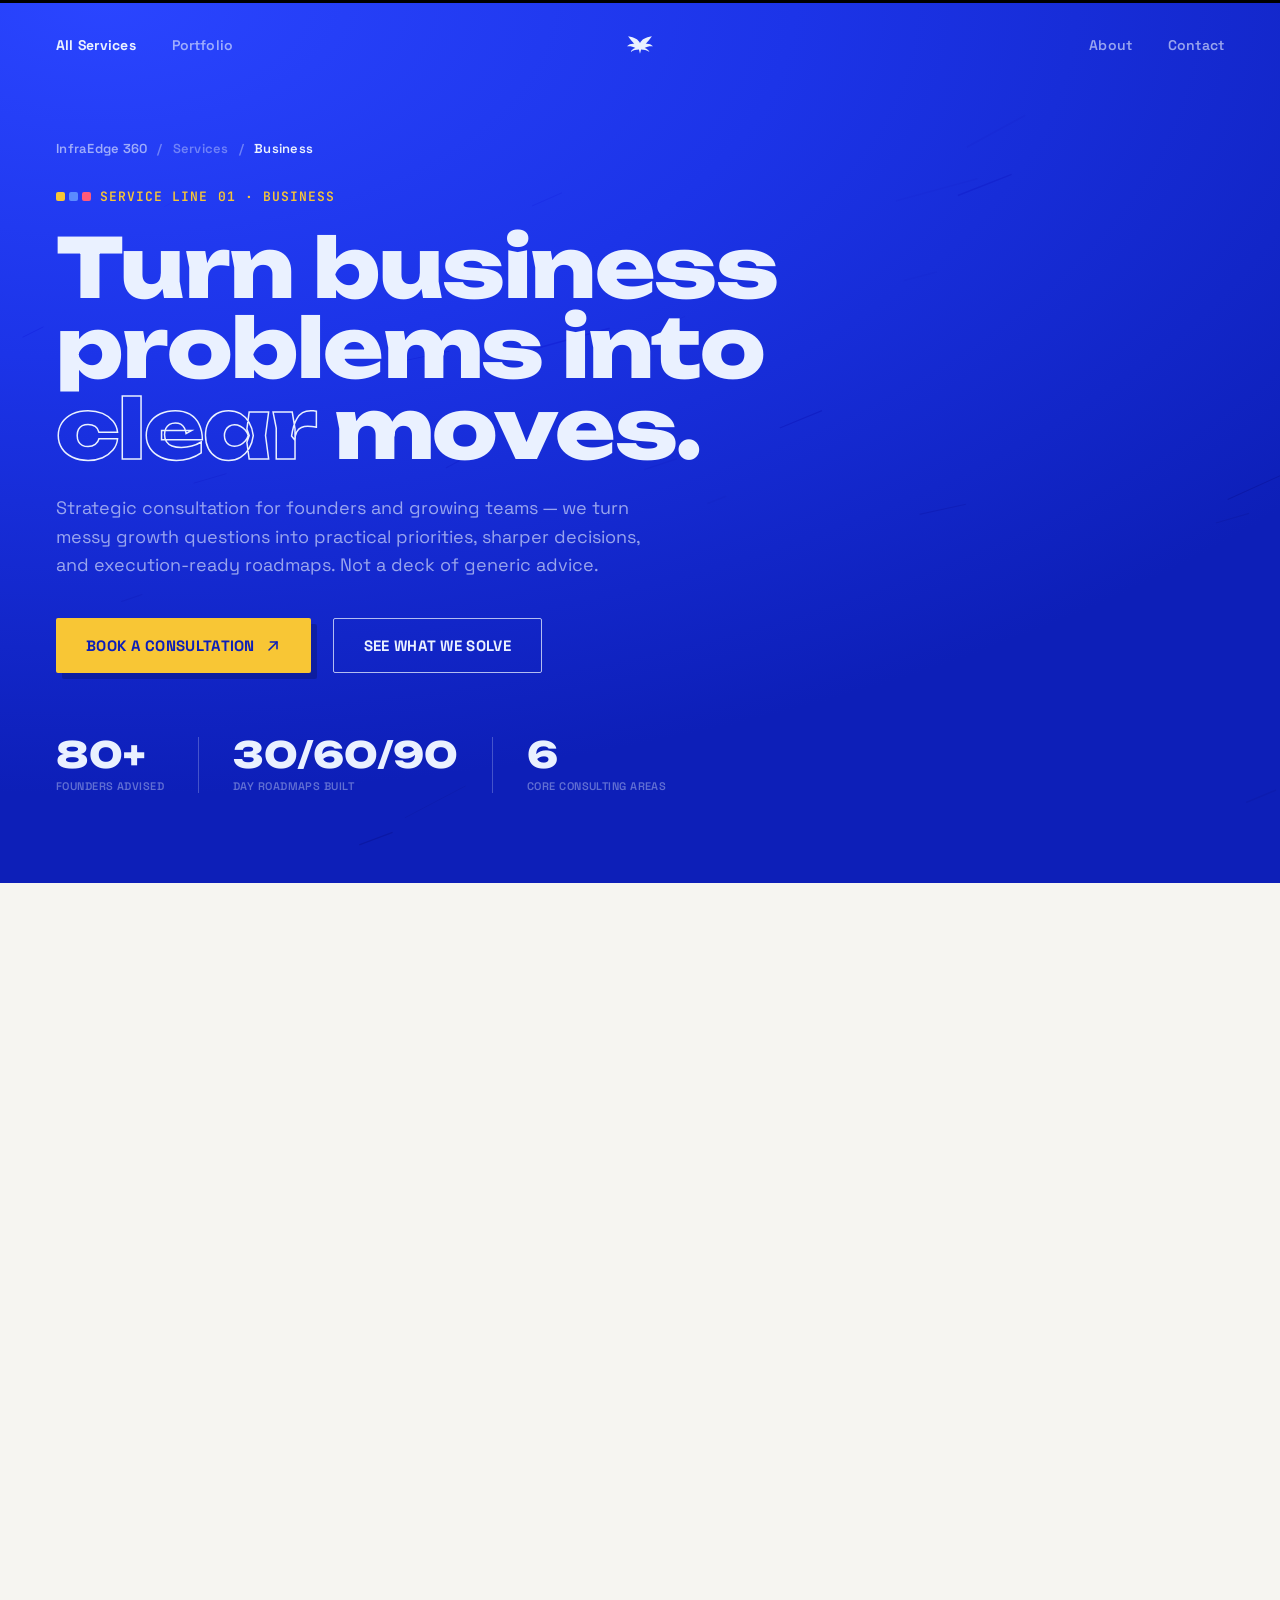
<file: business.html>
<!DOCTYPE html>
<html lang="en">
<head>
<meta charset="UTF-8">
<meta name="viewport" content="width=device-width, initial-scale=1.0">
<title>Business Consultation — InfraEdge 360</title>
<link rel="preconnect" href="https://fonts.googleapis.com">
<link rel="preconnect" href="https://fonts.gstatic.com" crossorigin>
<link href="https://fonts.googleapis.com/css2?family=Unbounded:wght@500;700;900&family=Space+Grotesk:wght@400;500;600;700&family=JetBrains+Mono:wght@400;500;600&display=swap" rel="stylesheet">
<link rel="stylesheet" href="assets/css/base.css">
</head>
<body>

<div class="hero">
  <div class="top-border"></div>
  <canvas id="streaks"></canvas>

    <nav>
    <div class="nav-left">
      <a href="index.html#services" class="nav-item" data-nav="services">All Services</a>
      <a href="portfolio.html" class="nav-item" data-nav="portfolio">Portfolio</a>
    </div>

    <div class="nav-mark" aria-label="logo">
      <svg viewBox="0 0 48 32" fill="none">
        <path d="M24 12.5 C21 6 14 2 2 0 C7 6.5 10 10.5 13.5 14 C8 13.5 3.5 15 0 18.5 C6.5 18 11 19 15.5 21.5 C11.5 22.5 8.5 25 6.5 29 C12 26 17 24.5 22 24.5 L24 32 L26 24.5 C31 24.5 36 26 41.5 29 C39.5 25 36.5 22.5 32.5 21.5 C37 19 41.5 18 48 18.5 C44.5 15 40 13.5 34.5 14 C38 10.5 41 6.5 46 0 C34 2 27 6 24 12.5 Z" fill="#eaf1ff"/>
      </svg>
    </div>

    <div class="nav-right">
      <a href="index.html#company-about" class="nav-item" data-nav="about">About</a>
      <a href="contact.html" class="nav-item" data-nav="contact">Contact</a>
    </div>
  </nav>

  <div class="hero-inner">
    <div class="breadcrumb">
      <a href="index.html">InfraEdge 360</a>
      <span>/</span>
      <span>Services</span>
      <span>/</span>
      <span style="color:var(--ice);">Business</span>
    </div>

    <span class="swatch-mark">
      <span class="swatch-dots"><span></span><span></span><span></span></span>
      Service line 01 · Business
    </span>

    <h1 class="hero-title">Turn business<br>problems into <span class="outline">clear</span> moves.</h1>

    <p class="hero-desc">Strategic consultation for founders and growing teams — we turn messy growth questions into practical priorities, sharper decisions, and execution-ready roadmaps. Not a deck of generic advice.</p>

    <div class="cta-row">
      <a href="contact.html" class="btn btn-primary">
        BOOK A CONSULTATION
        <svg viewBox="0 0 24 24" fill="none" stroke="#0d1fb8" stroke-width="2.4" stroke-linecap="round" stroke-linejoin="round">
          <line x1="6" y1="18" x2="18" y2="6"/><polyline points="8 6 18 6 18 16"/>
        </svg>
      </a>
      <a href="#offerings" class="btn btn-outline">SEE WHAT WE SOLVE</a>
    </div>

    <div class="hero-stats">
      <div class="stat"><div class="stat-num">80+</div><div class="stat-label">Founders Advised</div></div>
      <div class="stat"><div class="stat-num">30/60/90</div><div class="stat-label">Day Roadmaps Built</div></div>
      <div class="stat"><div class="stat-num">6</div><div class="stat-label">Core Consulting Areas</div></div>
    </div>
  </div>
</div>

<div class="marquee" aria-label="Business consultation areas">
  <div class="marquee-track">
    <div class="marquee-group">
      <span class="marquee-item">GROWTH STRATEGY</span><span class="marquee-dot"></span>
      <span class="marquee-item">GTM</span><span class="marquee-dot"></span>
      <span class="marquee-item">OPERATIONS</span><span class="marquee-dot"></span>
      <span class="marquee-item">POSITIONING</span><span class="marquee-dot"></span>
      <span class="marquee-item">REVENUE</span><span class="marquee-dot"></span>
      <span class="marquee-item">SCALING</span><span class="marquee-dot"></span>
    </div>
    <div class="marquee-group" aria-hidden="true">
      <span class="marquee-item">GROWTH STRATEGY</span><span class="marquee-dot"></span>
      <span class="marquee-item">GTM</span><span class="marquee-dot"></span>
      <span class="marquee-item">OPERATIONS</span><span class="marquee-dot"></span>
      <span class="marquee-item">POSITIONING</span><span class="marquee-dot"></span>
      <span class="marquee-item">REVENUE</span><span class="marquee-dot"></span>
      <span class="marquee-item">SCALING</span><span class="marquee-dot"></span>
    </div>
  </div>
</div>

<section class="overview">
  <div class="section-inner overview-grid">
    <div>
      <span class="eyebrow">/01 · Overview</span>
      <h2 class="overview-title">CLARITY<br>BEFORE <span class="outline">ACTION.</span></h2>
    </div>
    <div>
      <p class="overview-desc">Business consultation is not a deck full of generic advice — it's a focused working session around the decisions that can materially change your business. We look at where you are, where you want to go, and what's blocking the path.</p>
      <p class="overview-desc">You don't need a polished presentation before speaking with us. Bring the numbers, the doubts, and the competing priorities. The consultation exists to create structure from that mess.</p>
    </div>
  </div>
</section>

<section class="offerings" id="offerings">
  <div class="section-inner">
    <div class="offerings-head">
      <span class="eyebrow">/02 · What we solve</span>
      <h2 class="offerings-title">SIX QUESTIONS WE<br>HELP YOU <span class="outline">ANSWER.</span></h2>
    </div>

    <div class="offerings-grid">

      <div class="offering-item">
        <div class="offering-top">
          <div class="offering-title">Business Strategy</div>
          <span class="offering-swatch"><span class="dot" style="background:var(--gold);"></span>01</span>
        </div>
        <p class="offering-desc">Clarify your direction, competitive advantage, priorities, and the next stage of growth.</p>
      </div>

      <div class="offering-item">
        <div class="offering-top">
          <div class="offering-title">Market &amp; Positioning</div>
          <span class="offering-swatch"><span class="dot" style="background:#5a8bff;"></span>02</span>
        </div>
        <p class="offering-desc">Understand your customer, sharpen your positioning, and make your offer easier to choose.</p>
      </div>

      <div class="offering-item">
        <div class="offering-top">
          <div class="offering-title">Go-To-Market</div>
          <span class="offering-swatch"><span class="dot" style="background:#ff5a7a;"></span>03</span>
        </div>
        <p class="offering-desc">A practical route from offer to audience — channels, messaging, acquisition, and sales.</p>
      </div>

      <div class="offering-item">
        <div class="offering-top">
          <div class="offering-title">Revenue &amp; Growth</div>
          <span class="offering-swatch"><span class="dot" style="background:var(--gold);"></span>04</span>
        </div>
        <p class="offering-desc">Find growth levers across pricing, conversion, retention, partnerships, and customer value.</p>
      </div>

      <div class="offering-item">
        <div class="offering-top">
          <div class="offering-title">Operations</div>
          <span class="offering-swatch"><span class="dot" style="background:#5a8bff;"></span>05</span>
        </div>
        <p class="offering-desc">Improve workflows, roles, processes, and operating rhythms so growth doesn't create chaos.</p>
      </div>

      <div class="offering-item">
        <div class="offering-top">
          <div class="offering-title">Scaling Roadmap</div>
          <span class="offering-swatch"><span class="dot" style="background:#ff5a7a;"></span>06</span>
        </div>
        <p class="offering-desc">Map the people, systems, and milestones required to move from current state to next stage.</p>
      </div>

    </div>
  </div>
</section>

<section class="process">
  <div class="section-inner">
    <div class="process-head">
      <span class="eyebrow">/03 · How we work</span>
      <h2 class="process-title">Four moves.<br><span class="outline">Zero</span> fluff.</h2>
    </div>

    <div class="process-grid">
      <div class="process-card">
        <div class="process-top">
          <span class="process-num"><span class="dot" style="background:var(--gold);"></span>Discover</span>
          <span class="process-line"></span>
        </div>
        <div class="process-divider"></div>
        <div class="process-card-title">Discover</div>
        <p class="process-card-text">We start with the business context, goals, numbers, and the problem you're actually trying to solve.</p>
      </div>

      <div class="process-card">
        <div class="process-top">
          <span class="process-num"><span class="dot" style="background:#5a8bff;"></span>Diagnose</span>
          <span class="process-line"></span>
        </div>
        <div class="process-divider"></div>
        <div class="process-card-title">Diagnose</div>
        <p class="process-card-text">We challenge assumptions, isolate bottlenecks, and identify the decisions with the highest impact.</p>
      </div>

      <div class="process-card">
        <div class="process-top">
          <span class="process-num"><span class="dot" style="background:#ff5a7a;"></span>Design</span>
          <span class="process-line"></span>
        </div>
        <div class="process-divider"></div>
        <div class="process-card-title">Design</div>
        <p class="process-card-text">We turn the diagnosis into a strategic direction, priorities, and an execution-ready roadmap.</p>
      </div>

      <div class="process-card">
        <div class="process-top">
          <span class="process-num"><span class="dot" style="background:var(--gold);"></span>Drive</span>
          <span class="process-line"></span>
        </div>
        <div class="process-divider"></div>
        <div class="process-card-title">Drive</div>
        <p class="process-card-text">We help you move from recommendations to action through follow-ups and continued support.</p>
      </div>
    </div>
  </div>
</section>

<section class="packages">
  <div class="section-inner">
    <div class="packages-head">
      <div>
        <span class="eyebrow">/04 · Packages</span>
        <h2 class="packages-title">PICK YOUR<br>DEPTH OF <span class="outline">SUPPORT.</span></h2>
      </div>
      <p class="packages-sub">Every tier ends with a written plan, not just a conversation. If an engagement needs custom scoping, we say so upfront — never mid-project.</p>
    </div>

    <div class="packages-grid">

      <div class="package-card tier-a">
        <span class="package-badge">Single Session</span>
        <div class="package-name">Strategy Session</div>
        <div class="package-for">For a single, focused decision — a pricing call, a positioning question, a go/no-go.</div>
        <ul class="package-list">
          <li>One deep-dive working session</li>
          <li>Structured problem diagnosis</li>
          <li>Written summary &amp; next steps</li>
          <li>Delivered within 1 week</li>
        </ul>
        <a href="contact.html" class="package-cta">GET STARTED <svg viewBox="0 0 24 24" fill="none" stroke="currentColor" stroke-width="2.5" stroke-linecap="round" stroke-linejoin="round"><line x1="6" y1="18" x2="18" y2="6"/><polyline points="8 6 18 6 18 16"/></svg></a>
      </div>

      <div class="package-card tier-b">
        <span class="package-badge">Most booked</span>
        <div class="package-name">Growth Sprint</div>
        <div class="package-for">For founders who need a full diagnosis and a roadmap to execute against.</div>
        <ul class="package-list">
          <li>Business diagnosis &amp; priority matrix</li>
          <li>30/60/90-day action roadmap</li>
          <li>Two follow-up working sessions</li>
          <li>Delivered in 2–3 weeks</li>
        </ul>
        <a href="contact.html" class="package-cta">GET STARTED <svg viewBox="0 0 24 24" fill="none" stroke="currentColor" stroke-width="2.5" stroke-linecap="round" stroke-linejoin="round"><line x1="6" y1="18" x2="18" y2="6"/><polyline points="8 6 18 6 18 16"/></svg></a>
      </div>

      <div class="package-card tier-c">
        <span class="package-badge">Ongoing</span>
        <div class="package-name">Advisory Retainer</div>
        <div class="package-for">For teams who want continued strategic support through the next stage of growth.</div>
        <ul class="package-list">
          <li>Everything in Growth Sprint</li>
          <li>Monthly working sessions</li>
          <li>On-call strategic input between calls</li>
          <li>Priority turnaround on requests</li>
        </ul>
        <a href="contact.html" class="package-cta">TALK TO US <svg viewBox="0 0 24 24" fill="none" stroke="currentColor" stroke-width="2.5" stroke-linecap="round" stroke-linejoin="round"><line x1="6" y1="18" x2="18" y2="6"/><polyline points="8 6 18 6 18 16"/></svg></a>
      </div>

    </div>
  </div>
</section>

<section class="faq">
  <div class="section-inner faq-grid">
    <div>
      <span class="eyebrow">/05 · Questions</span>
      <h2 class="faq-title">IS THIS<br><span class="outline">FOR YOU?</span></h2>
      <p class="faq-sub">Answers to what founders usually ask before booking a consultation.</p>
    </div>

    <div class="faq-list">
      <details class="faq-item">
        <summary>Do I need a polished brief before we talk?
          <span class="faq-plus">+</span>
        </summary>
        <div class="faq-answer">No — bring the numbers, the doubts, and the competing priorities. The consultation exists to create structure from that mess, not to review a finished deck.</div>
      </details>

      <details class="faq-item">
        <summary>What do I actually leave with?
          <span class="faq-plus">+</span>
        </summary>
        <div class="faq-answer">Depending on the engagement: a structured business diagnosis, a priority matrix, a growth roadmap, and a 30/60/90-day action plan — not just notes from a conversation.</div>
      </details>

      <details class="faq-item">
        <summary>Is this only for early-stage founders?
          <span class="faq-plus">+</span>
        </summary>
        <div class="faq-answer">No — we work with founders who are growing but unclear on the next move, as well as established teams whose priorities keep changing under pressure.</div>
      </details>

      <details class="faq-item">
        <summary>Can you help with one specific decision instead of a full engagement?
          <span class="faq-plus">+</span>
        </summary>
        <div class="faq-answer">Yes — the Strategy Session is built for exactly that: a single working session around one pricing, positioning, or go/no-go decision.</div>
      </details>

      <details class="faq-item">
        <summary>What's the typical turnaround for a growth sprint?
          <span class="faq-plus">+</span>
        </summary>
        <div class="faq-answer">Two to three weeks from kickoff to a delivered roadmap, depending on scope and how quickly follow-up sessions get scheduled.</div>
      </details>
    </div>
  </div>
</section>

<section class="trust-strip">
  <div class="trust-grid">
    <div class="trust-card">
      <span class="trust-icon"><svg viewBox="0 0 24 24" fill="none" stroke="currentColor" stroke-width="3" stroke-linecap="round" stroke-linejoin="round"><polyline points="20 6 9 17 4 12"/></svg></span>
      <span class="trust-text">Written plan, not just a conversation</span>
    </div>
    <div class="trust-card">
      <span class="trust-icon"><svg viewBox="0 0 24 24" fill="none" stroke="currentColor" stroke-width="3" stroke-linecap="round" stroke-linejoin="round"><polyline points="20 6 9 17 4 12"/></svg></span>
      <span class="trust-text">No polished brief required to start</span>
    </div>
    <div class="trust-card">
      <span class="trust-icon"><svg viewBox="0 0 24 24" fill="none" stroke="currentColor" stroke-width="3" stroke-linecap="round" stroke-linejoin="round"><polyline points="20 6 9 17 4 12"/></svg></span>
      <span class="trust-text">Senior operators, not junior analysts</span>
    </div>
    <div class="trust-card">
      <span class="trust-icon"><svg viewBox="0 0 24 24" fill="none" stroke="currentColor" stroke-width="3" stroke-linecap="round" stroke-linejoin="round"><polyline points="20 6 9 17 4 12"/></svg></span>
      <span class="trust-text">Fixed-scope pricing, transparent from day one</span>
    </div>
  </div>
</section>

<footer class="site-footer" id="contact">
  <div class="footer-glow"></div>
  <div class="footer-content">

    <div class="footer-brand">
      <div class="footer-logo">INFRAEDGE 360</div>
      <div class="footer-location-row">
        <span>Based in</span>
        <span class="footer-arrow">→</span>
        <span class="location-pill">INDIA</span>
      </div>
      <div class="footer-location-row"><span>Available Worldwide</span></div>
    </div>

    <div class="footer-links">
      <div class="footer-nav">
        <a href="index.html">Home</a>
        <a href="index.html#services">Services</a>
        <a href="index.html#company-about">About us</a>
        <a href="contact.html">Contact</a>
      </div>
      <div class="footer-social">
        <a href="#" target="_blank" rel="noopener">Instagram <span>↗</span></a>
        <a href="#" target="_blank" rel="noopener">LinkedIn <span>↗</span></a>
        <a href="mailto:hello@infraedge360.com">Email <span>↗</span></a>
      </div>
    </div>

    <div class="footer-bottom">
      <div class="footer-copyright">@ 2026 InfraEdge 360, All Rights Reserved</div>
      <div class="footer-legal">
        <a href="#">Privacy Policy</a>
        <a href="#">Terms of Services</a>
        <a href="#">Cookie Policy</a>
      </div>
      <div class="footer-credit">
        <span>infraedge360©</span>
        <span>Site by infraedge360</span>
      </div>
    </div>

  </div>
</footer>

<script src="assets/js/main.js"></script>

</body>
</html>
</file>
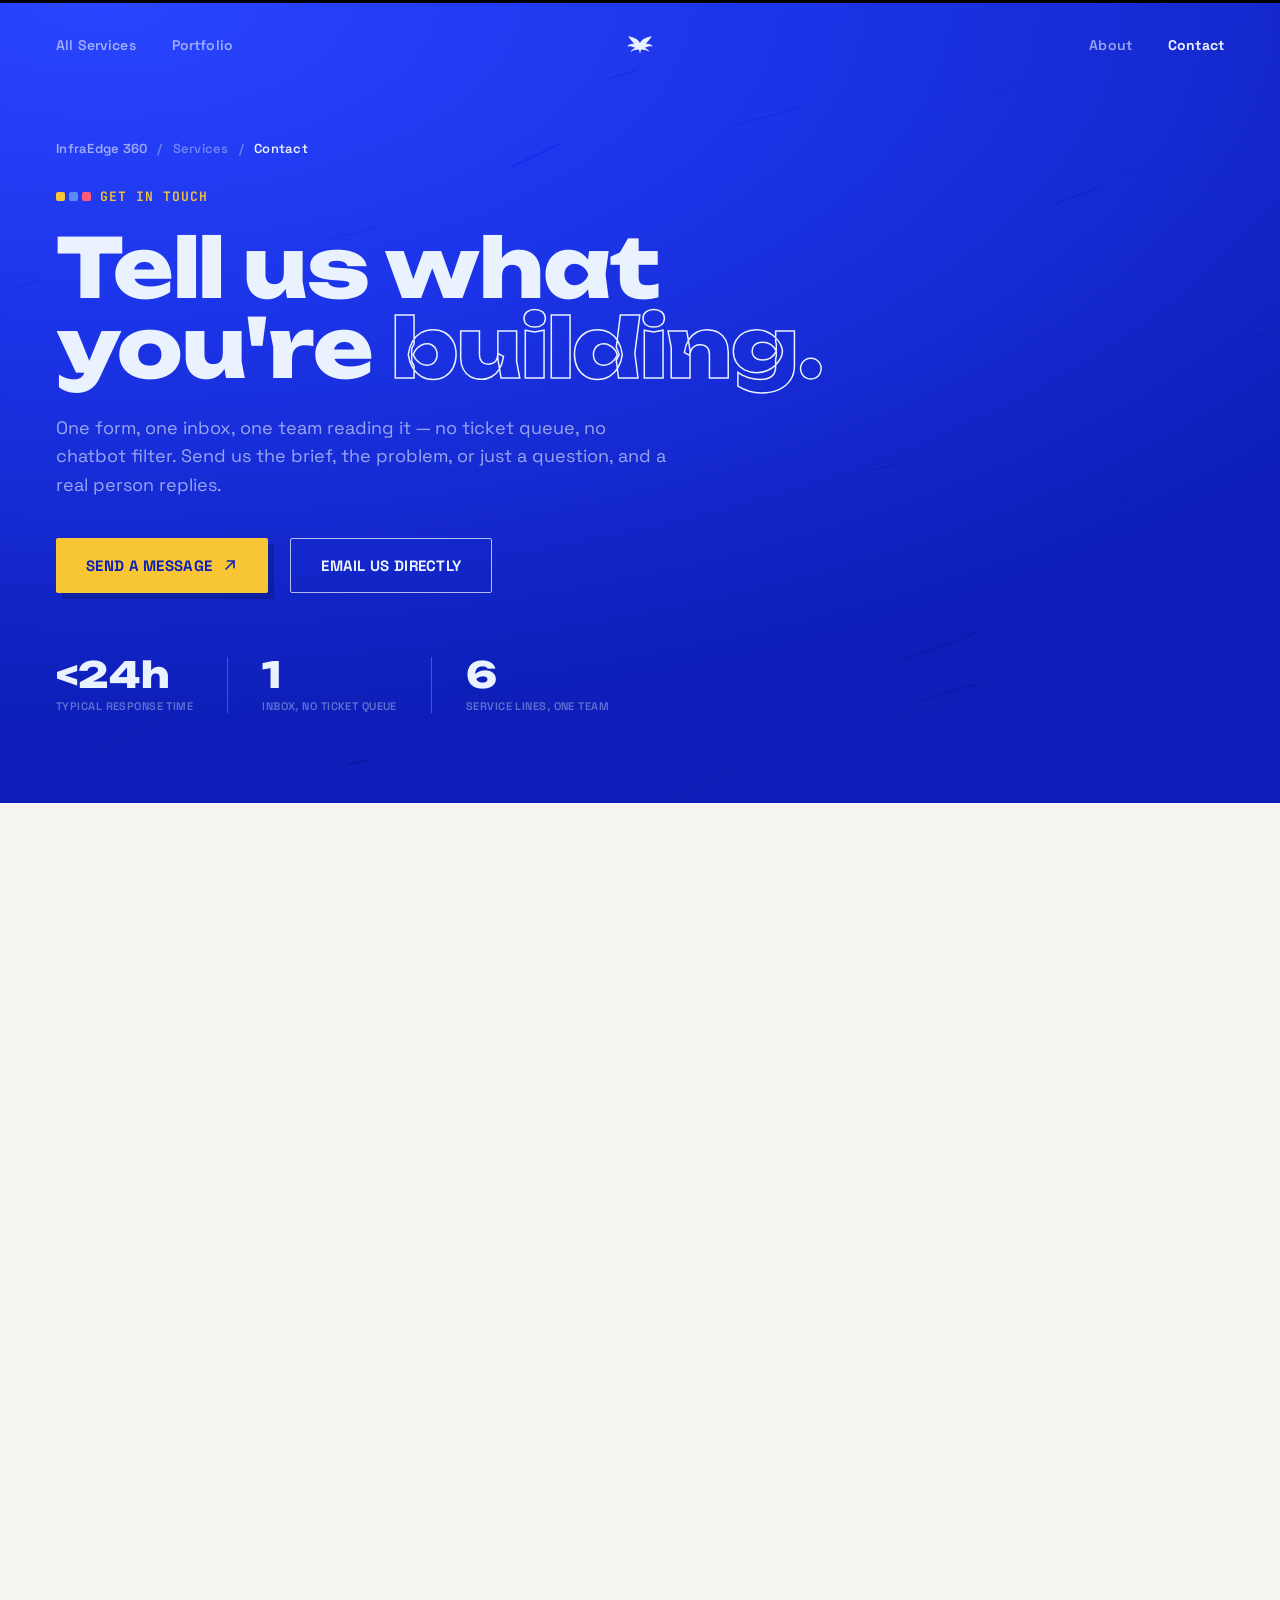
<file: contact.html>
<!DOCTYPE html>
<html lang="en">
<head>
<meta charset="UTF-8">
<meta name="viewport" content="width=device-width, initial-scale=1.0">
<title>Contact — InfraEdge 360</title>
<link rel="preconnect" href="https://fonts.googleapis.com">
<link rel="preconnect" href="https://fonts.gstatic.com" crossorigin>
<link href="https://fonts.googleapis.com/css2?family=Unbounded:wght@500;700;900&family=Space+Grotesk:wght@400;500;600;700&family=JetBrains+Mono:wght@400;500;600&display=swap" rel="stylesheet">
<link rel="stylesheet" href="assets/css/contact.css">
</head>
<body>

<div class="hero">
  <div class="top-border"></div>
  <canvas id="streaks"></canvas>

    <nav>
    <div class="nav-left">
      <a href="index.html#services" class="nav-item" data-nav="services">All Services</a>
      <a href="portfolio.html" class="nav-item" data-nav="portfolio">Portfolio</a>
    </div>

    <div class="nav-mark" aria-label="logo">
      <svg viewBox="0 0 48 32" fill="none">
        <path d="M24 12.5 C21 6 14 2 2 0 C7 6.5 10 10.5 13.5 14 C8 13.5 3.5 15 0 18.5 C6.5 18 11 19 15.5 21.5 C11.5 22.5 8.5 25 6.5 29 C12 26 17 24.5 22 24.5 L24 32 L26 24.5 C31 24.5 36 26 41.5 29 C39.5 25 36.5 22.5 32.5 21.5 C37 19 41.5 18 48 18.5 C44.5 15 40 13.5 34.5 14 C38 10.5 41 6.5 46 0 C34 2 27 6 24 12.5 Z" fill="#eaf1ff"/>
      </svg>
    </div>

    <div class="nav-right">
      <a href="index.html#company-about" class="nav-item" data-nav="about">About</a>
      <a href="contact.html" class="nav-item" data-nav="contact">Contact</a>
    </div>
  </nav>

  <div class="hero-inner">
    <div class="breadcrumb">
      <a href="index.html">InfraEdge 360</a>
      <span>/</span>
      <span>Services</span>
      <span>/</span>
      <span style="color:var(--ice);">Contact</span>
    </div>

    <span class="swatch-mark">
      <span class="swatch-dots"><span></span><span></span><span></span></span>
      Get in touch
    </span>

    <h1 class="hero-title">Tell us what<br>you're <span class="outline">building.</span></h1>

    <p class="hero-desc">One form, one inbox, one team reading it — no ticket queue, no chatbot filter. Send us the brief, the problem, or just a question, and a real person replies.</p>

    <div class="cta-row">
      <a href="#contact-form" class="btn btn-primary">
        SEND A MESSAGE
        <svg viewBox="0 0 24 24" fill="none" stroke="#0d1fb8" stroke-width="2.4" stroke-linecap="round" stroke-linejoin="round">
          <line x1="6" y1="18" x2="18" y2="6"/><polyline points="8 6 18 6 18 16"/>
        </svg>
      </a>
      <a href="mailto:hello@infraedge360.com" class="btn btn-outline">EMAIL US DIRECTLY</a>
    </div>

    <div class="hero-stats">
      <div class="stat"><div class="stat-num">&lt;24h</div><div class="stat-label">Typical Response Time</div></div>
      <div class="stat"><div class="stat-num">1</div><div class="stat-label">Inbox, No Ticket Queue</div></div>
      <div class="stat"><div class="stat-num">6</div><div class="stat-label">Service Lines, One Team</div></div>
    </div>
  </div>
</div>

<section class="contact-section" id="contact-form">
  <div class="section-inner contact-grid">

    <div class="contact-info">
      <span class="eyebrow">/01 · Reach us</span>
      <h2 class="contact-info-title">GET IN<br><span class="outline">TOUCH.</span></h2>
      <p class="contact-info-desc">Fill out the form and it lands straight in our inbox — every submission is routed to <strong>hello@infraedge360.com</strong> and a member of the team replies directly, usually within a business day.</p>

      <div class="contact-detail-list">
        <div class="contact-detail">
          <span class="contact-detail-icon"><svg viewBox="0 0 24 24" fill="none" stroke="currentColor" stroke-width="2" stroke-linecap="round" stroke-linejoin="round"><path d="M4 4h16v16H4z" opacity="0"/><path d="M22 6 12 13 2 6"/><rect x="2" y="4" width="20" height="16" rx="2"/></svg></span>
          <div>
            <div class="contact-detail-label">Email</div>
            <a href="mailto:hello@infraedge360.com" class="contact-detail-value">hello@infraedge360.com</a>
          </div>
        </div>
        <div class="contact-detail">
          <span class="contact-detail-icon"><svg viewBox="0 0 24 24" fill="none" stroke="currentColor" stroke-width="2" stroke-linecap="round" stroke-linejoin="round"><path d="M21 10c0 7-9 12-9 12s-9-5-9-12a9 9 0 0 1 18 0z"/><circle cx="12" cy="10" r="3"/></svg></span>
          <div>
            <div class="contact-detail-label">Based In</div>
            <div class="contact-detail-value">India · Available Worldwide</div>
          </div>
        </div>
        <div class="contact-detail">
          <span class="contact-detail-icon"><svg viewBox="0 0 24 24" fill="none" stroke="currentColor" stroke-width="2" stroke-linecap="round" stroke-linejoin="round"><circle cx="12" cy="12" r="10"/><polyline points="12 6 12 12 16 14"/></svg></span>
          <div>
            <div class="contact-detail-label">Response Time</div>
            <div class="contact-detail-value">Within 1 business day</div>
          </div>
        </div>
      </div>

      <div class="contact-social">
        <a href="#" target="_blank" rel="noopener">Instagram <span>↗</span></a>
        <a href="#" target="_blank" rel="noopener">LinkedIn <span>↗</span></a>
      </div>
    </div>

    <div class="contact-form-wrap">
      <form class="contact-form" action="https://formsubmit.co/hello@infraedge360.com" method="POST">
        <input type="hidden" name="_subject" value="New enquiry from infraedge360.com">
        <input type="hidden" name="_template" value="table">
        <input type="hidden" name="_captcha" value="false">
        <input type="hidden" name="_next" value="https://infraedge360.com/contact.html?sent=1">
        <input type="text" name="_honey" style="display:none" tabindex="-1" autocomplete="off">

        <div class="form-row form-row-2">
          <div class="form-field">
            <label for="name">Full name</label>
            <input type="text" id="name" name="Name" placeholder="Jordan Ade" required>
          </div>
          <div class="form-field">
            <label for="email">Email</label>
            <input type="email" id="email" name="Email" placeholder="you@company.com" required>
          </div>
        </div>

        <div class="form-row form-row-2">
          <div class="form-field">
            <label for="company">Company</label>
            <input type="text" id="company" name="Company" placeholder="Company name">
          </div>
          <div class="form-field">
            <label for="service">Service line</label>
            <select id="service" name="Service">
              <option value="Business Consultation">Business Consultation</option>
              <option value="Creative Solutions">Creative Solutions</option>
              <option value="Legal Services">Legal Services</option>
              <option value="Event Management">Event Management</option>
              <option value="Media Solutions">Media Solutions</option>
              <option value="Website Dev & Maintenance">Website Dev &amp; Maintenance</option>
              <option value="Not Sure Yet">Not sure yet</option>
            </select>
          </div>
        </div>

        <div class="form-field">
          <label for="message">Tell us about the project</label>
          <textarea id="message" name="Message" rows="6" placeholder="What are you trying to get done, and by when?" required></textarea>
        </div>

        <button type="submit" class="btn btn-form-submit">
          SEND MESSAGE
          <svg viewBox="0 0 24 24" fill="none" stroke="#eaf1ff" stroke-width="2.4" stroke-linecap="round" stroke-linejoin="round">
            <line x1="6" y1="18" x2="18" y2="6"/><polyline points="8 6 18 6 18 16"/>
          </svg>
        </button>

        <p class="form-footnote">Submitting sends this straight to our team's inbox. We don't share your details with anyone else.</p>
      </form>
    </div>

  </div>
</section>

<footer class="site-footer" id="contact">
  <div class="footer-glow"></div>
  <div class="footer-content">

    <div class="footer-brand">
      <div class="footer-logo">INFRAEDGE 360</div>
      <div class="footer-location-row">
        <span>Based in</span>
        <span class="footer-arrow">→</span>
        <span class="location-pill">INDIA</span>
      </div>
      <div class="footer-location-row"><span>Available Worldwide</span></div>
    </div>

    <div class="footer-links">
      <div class="footer-nav">
        <a href="index.html">Home</a>
        <a href="index.html#services">Services</a>
        <a href="index.html#company-about">About us</a>
        <a href="contact.html">Contact</a>
      </div>
      <div class="footer-social">
        <a href="#" target="_blank" rel="noopener">Instagram <span>↗</span></a>
        <a href="#" target="_blank" rel="noopener">LinkedIn <span>↗</span></a>
        <a href="mailto:hello@infraedge360.com">Email <span>↗</span></a>
      </div>
    </div>

    <div class="footer-bottom">
      <div class="footer-copyright">@ 2026 InfraEdge 360, All Rights Reserved</div>
      <div class="footer-legal">
        <a href="#">Privacy Policy</a>
        <a href="#">Terms of Services</a>
        <a href="#">Cookie Policy</a>
      </div>
      <div class="footer-credit">
        <span>infraedge360©</span>
        <span>Site by infraedge360</span>
      </div>
    </div>

  </div>
</footer>

<script src="assets/js/main.js"></script>

</body>
</html>
</file>
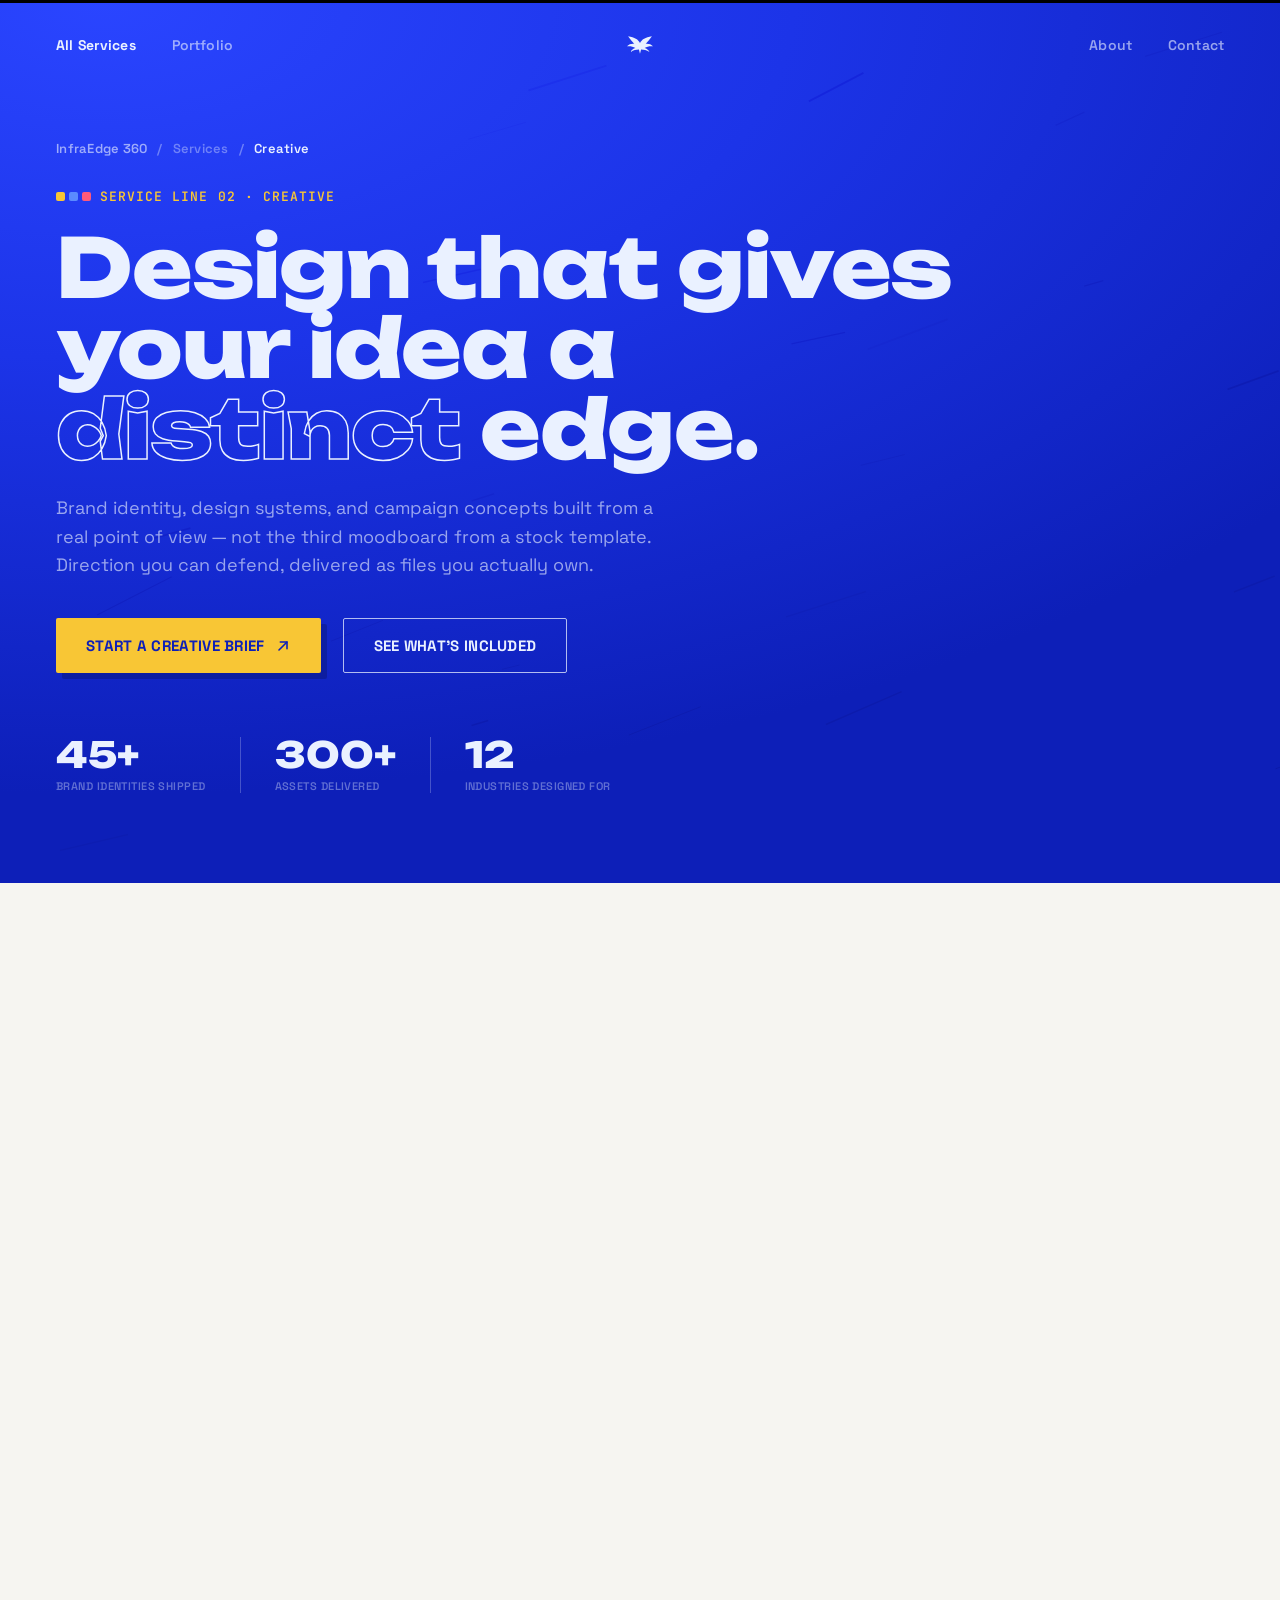
<file: creative.html>
<!DOCTYPE html>
<html lang="en">
<head>
<meta charset="UTF-8">
<meta name="viewport" content="width=device-width, initial-scale=1.0">
<title>Creative Solutions — InfraEdge 360</title>
<link rel="preconnect" href="https://fonts.googleapis.com">
<link rel="preconnect" href="https://fonts.gstatic.com" crossorigin>
<link href="https://fonts.googleapis.com/css2?family=Unbounded:wght@500;700;900&family=Space+Grotesk:wght@400;500;600;700&family=JetBrains+Mono:wght@400;500;600&display=swap" rel="stylesheet">
<link rel="stylesheet" href="assets/css/base.css">
</head>
<body>

<div class="hero">
  <div class="top-border"></div>
  <canvas id="streaks"></canvas>

    <nav>
    <div class="nav-left">
      <a href="index.html#services" class="nav-item" data-nav="services">All Services</a>
      <a href="portfolio.html" class="nav-item" data-nav="portfolio">Portfolio</a>
    </div>

    <div class="nav-mark" aria-label="logo">
      <svg viewBox="0 0 48 32" fill="none">
        <path d="M24 12.5 C21 6 14 2 2 0 C7 6.5 10 10.5 13.5 14 C8 13.5 3.5 15 0 18.5 C6.5 18 11 19 15.5 21.5 C11.5 22.5 8.5 25 6.5 29 C12 26 17 24.5 22 24.5 L24 32 L26 24.5 C31 24.5 36 26 41.5 29 C39.5 25 36.5 22.5 32.5 21.5 C37 19 41.5 18 48 18.5 C44.5 15 40 13.5 34.5 14 C38 10.5 41 6.5 46 0 C34 2 27 6 24 12.5 Z" fill="#eaf1ff"/>
      </svg>
    </div>

    <div class="nav-right">
      <a href="index.html#company-about" class="nav-item" data-nav="about">About</a>
      <a href="contact.html" class="nav-item" data-nav="contact">Contact</a>
    </div>
  </nav>

  <div class="hero-inner">
    <div class="breadcrumb">
      <a href="index.html">InfraEdge 360</a>
      <span>/</span>
      <span>Services</span>
      <span>/</span>
      <span style="color:var(--ice);">Creative</span>
    </div>

    <span class="swatch-mark">
      <span class="swatch-dots"><span></span><span></span><span></span></span>
      Service line 02 · Creative
    </span>

    <h1 class="hero-title">Design that gives<br>your idea a <span class="outline">distinct</span> edge.</h1>

    <p class="hero-desc">Brand identity, design systems, and campaign concepts built from a real point of view — not the third moodboard from a stock template. Direction you can defend, delivered as files you actually own.</p>

    <div class="cta-row">
      <a href="contact.html" class="btn btn-primary">
        START A CREATIVE BRIEF
        <svg viewBox="0 0 24 24" fill="none" stroke="#0d1fb8" stroke-width="2.4" stroke-linecap="round" stroke-linejoin="round">
          <line x1="6" y1="18" x2="18" y2="6"/><polyline points="8 6 18 6 18 16"/>
        </svg>
      </a>
      <a href="#offerings" class="btn btn-outline">SEE WHAT'S INCLUDED</a>
    </div>

    <div class="hero-stats">
      <div class="stat"><div class="stat-num">45+</div><div class="stat-label">Brand Identities Shipped</div></div>
      <div class="stat"><div class="stat-num">300+</div><div class="stat-label">Assets Delivered</div></div>
      <div class="stat"><div class="stat-num">12</div><div class="stat-label">Industries Designed For</div></div>
    </div>
  </div>
</div>

<div class="marquee" aria-label="Creative service areas">
  <div class="marquee-track">
    <div class="marquee-group">
      <span class="marquee-item">BRAND IDENTITY</span><span class="marquee-dot"></span>
      <span class="marquee-item">DESIGN SYSTEMS</span><span class="marquee-dot"></span>
      <span class="marquee-item">CAMPAIGN CONCEPTS</span><span class="marquee-dot"></span>
      <span class="marquee-item">SOCIAL &amp; CONTENT DESIGN</span><span class="marquee-dot"></span>
      <span class="marquee-item">PACKAGING &amp; PRINT</span><span class="marquee-dot"></span>
      <span class="marquee-item">PITCH &amp; COLLATERAL</span><span class="marquee-dot"></span>
    </div>
    <div class="marquee-group" aria-hidden="true">
      <span class="marquee-item">BRAND IDENTITY</span><span class="marquee-dot"></span>
      <span class="marquee-item">DESIGN SYSTEMS</span><span class="marquee-dot"></span>
      <span class="marquee-item">CAMPAIGN CONCEPTS</span><span class="marquee-dot"></span>
      <span class="marquee-item">SOCIAL &amp; CONTENT DESIGN</span><span class="marquee-dot"></span>
      <span class="marquee-item">PACKAGING &amp; PRINT</span><span class="marquee-dot"></span>
      <span class="marquee-item">PITCH &amp; COLLATERAL</span><span class="marquee-dot"></span>
    </div>
  </div>
</div>

<section class="overview">
  <div class="section-inner overview-grid">
    <div>
      <span class="eyebrow">/01 · Overview</span>
      <h2 class="overview-title">DESIGN THAT<br>COMMITS TO <span class="outline">A DIRECTION.</span></h2>
    </div>
    <div>
      <p class="overview-desc">Most brand work fails because nobody made a real choice — the deck has three "safe" options and the client picks the middle one. We work differently: one strong direction, argued for clearly, refined until it's right.</p>
      <p class="overview-desc">Every project ships with source files and a usage guide, so your team can actually run with the system after we hand it off — not just admire it in a PDF.</p>
    </div>
  </div>
</section>

<section class="offerings" id="offerings">
  <div class="section-inner">
    <div class="offerings-head">
      <span class="eyebrow">/02 · What's included</span>
      <h2 class="offerings-title">SIX WAYS WE PUT<br>YOUR BRAND ON <span class="outline">THE PAGE.</span></h2>
    </div>

    <div class="offerings-grid">

      <div class="offering-item">
        <div class="offering-top">
          <div class="offering-title">Brand Identity &amp; Logo Systems</div>
          <span class="offering-swatch"><span class="dot" style="background:var(--gold);"></span>01</span>
        </div>
        <p class="offering-desc">Logo, color system, typography, and usage rules — built to hold up across a sign, a screen, and a business card alike.</p>
      </div>

      <div class="offering-item">
        <div class="offering-top">
          <div class="offering-title">Design Systems &amp; Style Guides</div>
          <span class="offering-swatch"><span class="dot" style="background:#5a8bff;"></span>02</span>
        </div>
        <p class="offering-desc">Component libraries and documented style guides that keep every deck, post, and page looking like one brand.</p>
      </div>

      <div class="offering-item">
        <div class="offering-top">
          <div class="offering-title">Campaign Concepts &amp; Art Direction</div>
          <span class="offering-swatch"><span class="dot" style="background:#ff5a7a;"></span>03</span>
        </div>
        <p class="offering-desc">A big idea and a visual language for it — launch campaigns, seasonal pushes, and creative that gives a message a shape.</p>
      </div>

      <div class="offering-item">
        <div class="offering-top">
          <div class="offering-title">Social &amp; Content Design</div>
          <span class="offering-swatch"><span class="dot" style="background:var(--gold);"></span>04</span>
        </div>
        <p class="offering-desc">Templated, on-brand post systems your team can fill in weekly without redesigning from zero every time.</p>
      </div>

      <div class="offering-item">
        <div class="offering-top">
          <div class="offering-title">Packaging &amp; Print Design</div>
          <span class="offering-swatch"><span class="dot" style="background:#5a8bff;"></span>05</span>
        </div>
        <p class="offering-desc">Packaging, signage, and print collateral that carries the brand off-screen with the same discipline as the digital work.</p>
      </div>

      <div class="offering-item">
        <div class="offering-top">
          <div class="offering-title">Pitch Decks &amp; Brand Collateral</div>
          <span class="offering-swatch"><span class="dot" style="background:#ff5a7a;"></span>06</span>
        </div>
        <p class="offering-desc">Investor decks, one-pagers, and sales collateral designed to hold a room's attention, not just fill a slide.</p>
      </div>

    </div>
  </div>
</section>

<section class="process">
  <div class="section-inner">
    <div class="process-head">
      <span class="eyebrow">/03 · How a project runs</span>
      <h2 class="process-title">From blank canvas<br>to <span class="outline">shipped</span> system.</h2>
    </div>

    <div class="process-grid">
      <div class="process-card">
        <div class="process-top">
          <span class="process-num"><span class="dot" style="background:var(--gold);"></span>Brief</span>
          <span class="process-line"></span>
        </div>
        <div class="process-divider"></div>
        <div class="process-card-title">Brief</div>
        <p class="process-card-text">We dig past "make it pop" to what the brand actually needs to say and to whom.</p>
      </div>

      <div class="process-card">
        <div class="process-top">
          <span class="process-num"><span class="dot" style="background:#5a8bff;"></span>Explore</span>
          <span class="process-line"></span>
        </div>
        <div class="process-divider"></div>
        <div class="process-card-title">Explore</div>
        <p class="process-card-text">Mood boards and one strong direction — argued for, not three safe options to pick between.</p>
      </div>

      <div class="process-card">
        <div class="process-top">
          <span class="process-num"><span class="dot" style="background:#ff5a7a;"></span>Design</span>
          <span class="process-line"></span>
        </div>
        <div class="process-divider"></div>
        <div class="process-card-title">Design</div>
        <p class="process-card-text">The chosen direction built out fully — every asset, every application, refined round by round.</p>
      </div>

      <div class="process-card">
        <div class="process-top">
          <span class="process-num"><span class="dot" style="background:var(--gold);"></span>Deliver</span>
          <span class="process-line"></span>
        </div>
        <div class="process-divider"></div>
        <div class="process-card-title">Deliver</div>
        <p class="process-card-text">Source files, export formats, and a usage guide handed off — the system is yours to run.</p>
      </div>
    </div>
  </div>
</section>

<section class="packages">
  <div class="section-inner">
    <div class="packages-head">
      <div>
        <span class="eyebrow">/04 · Packages</span>
        <h2 class="packages-title">PICK YOUR<br>SCOPE OF <span class="outline">WORK.</span></h2>
      </div>
      <p class="packages-sub">Every tier ships source files. If a project needs custom scoping, we say so upfront — never mid-project.</p>
    </div>

    <div class="packages-grid">

      <div class="package-card tier-a">
        <span class="package-badge">Single Asset</span>
        <div class="package-name">Design Sprint</div>
        <div class="package-for">For a focused deliverable — a deck, a campaign key visual, a packaging refresh.</div>
        <ul class="package-list">
          <li>One creative direction, fully built out</li>
          <li>Two rounds of revisions</li>
          <li>Source files handed over</li>
          <li>Delivered in 1–2 weeks</li>
        </ul>
        <a href="contact.html" class="package-cta">GET STARTED <svg viewBox="0 0 24 24" fill="none" stroke="currentColor" stroke-width="2.5" stroke-linecap="round" stroke-linejoin="round"><line x1="6" y1="18" x2="18" y2="6"/><polyline points="8 6 18 6 18 16"/></svg></a>
      </div>

      <div class="package-card tier-b">
        <span class="package-badge">Most booked</span>
        <div class="package-name">Full Identity</div>
        <div class="package-for">For brands starting fresh or ready for a real rebrand.</div>
        <ul class="package-list">
          <li>Logo, color, type &amp; brand guide</li>
          <li>Social &amp; print templates</li>
          <li>Unlimited revisions within scope</li>
          <li>Delivered in 3–5 weeks</li>
        </ul>
        <a href="contact.html" class="package-cta">GET STARTED <svg viewBox="0 0 24 24" fill="none" stroke="currentColor" stroke-width="2.5" stroke-linecap="round" stroke-linejoin="round"><line x1="6" y1="18" x2="18" y2="6"/><polyline points="8 6 18 6 18 16"/></svg></a>
      </div>

      <div class="package-card tier-c">
        <span class="package-badge">Ongoing</span>
        <div class="package-name">Creative Retainer</div>
        <div class="package-for">For teams shipping content and campaigns every month.</div>
        <ul class="package-list">
          <li>Everything in Full Identity</li>
          <li>Dedicated art director</li>
          <li>Monthly asset quota, rolling briefs</li>
          <li>Priority turnaround on requests</li>
        </ul>
        <a href="contact.html" class="package-cta">TALK TO US <svg viewBox="0 0 24 24" fill="none" stroke="currentColor" stroke-width="2.5" stroke-linecap="round" stroke-linejoin="round"><line x1="6" y1="18" x2="18" y2="6"/><polyline points="8 6 18 6 18 16"/></svg></a>
      </div>

    </div>
  </div>
</section>

<section class="faq">
  <div class="section-inner faq-grid">
    <div>
      <span class="eyebrow">/05 · Questions</span>
      <h2 class="faq-title">BEFORE YOU<br><span class="outline">BRIEF US.</span></h2>
      <p class="faq-sub">Answers to what founders usually ask before starting a creative project.</p>
    </div>

    <div class="faq-list">
      <details class="faq-item">
        <summary>Do we get the source files, not just exports?
          <span class="faq-plus">+</span>
        </summary>
        <div class="faq-answer">Yes — every project ships with editable source files (Figma, Adobe, or the native format of the work) plus export packages, so your team owns the work fully and can extend it later.</div>
      </details>

      <details class="faq-item">
        <summary>How many revision rounds are included?
          <span class="faq-plus">+</span>
        </summary>
        <div class="faq-answer">Design Sprint includes two rounds. Full Identity and the Retainer include unlimited rounds within the agreed scope — we'd rather get it right than count revisions.</div>
      </details>

      <details class="faq-item">
        <summary>Do you only show one direction, not several?
          <span class="faq-plus">+</span>
        </summary>
        <div class="faq-answer">By default, yes — we present one strong, well-argued direction rather than three diluted options. If you'd prefer to see alternates explored, we can scope that in upfront.</div>
      </details>

      <details class="faq-item">
        <summary>Can you work from an existing brand instead of starting fresh?
          <span class="faq-plus">+</span>
        </summary>
        <div class="faq-answer">Yes — a lot of our work is extending or sharpening an existing identity rather than replacing it. We'll audit what's working before proposing changes.</div>
      </details>

      <details class="faq-item">
        <summary>What's the typical turnaround for a full identity?
          <span class="faq-plus">+</span>
        </summary>
        <div class="faq-answer">Three to five weeks from kickoff to final delivery, depending on scope and how quickly feedback rounds come back to us.</div>
      </details>
    </div>
  </div>
</section>

<section class="trust-strip">
  <div class="trust-grid">
    <div class="trust-card">
      <span class="trust-icon"><svg viewBox="0 0 24 24" fill="none" stroke="currentColor" stroke-width="3" stroke-linecap="round" stroke-linejoin="round"><polyline points="20 6 9 17 4 12"/></svg></span>
      <span class="trust-text">One clear direction — not diluted options</span>
    </div>
    <div class="trust-card">
      <span class="trust-icon"><svg viewBox="0 0 24 24" fill="none" stroke="currentColor" stroke-width="3" stroke-linecap="round" stroke-linejoin="round"><polyline points="20 6 9 17 4 12"/></svg></span>
      <span class="trust-text">Source files handed over, always</span>
    </div>
    <div class="trust-card">
      <span class="trust-icon"><svg viewBox="0 0 24 24" fill="none" stroke="currentColor" stroke-width="3" stroke-linecap="round" stroke-linejoin="round"><polyline points="20 6 9 17 4 12"/></svg></span>
      <span class="trust-text">Senior art direction, not junior output</span>
    </div>
    <div class="trust-card">
      <span class="trust-icon"><svg viewBox="0 0 24 24" fill="none" stroke="currentColor" stroke-width="3" stroke-linecap="round" stroke-linejoin="round"><polyline points="20 6 9 17 4 12"/></svg></span>
      <span class="trust-text">Fixed-scope pricing, transparent from day one</span>
    </div>
  </div>
</section>

<footer class="site-footer" id="contact">
  <div class="footer-glow"></div>
  <div class="footer-content">

    <div class="footer-brand">
      <div class="footer-logo">INFRAEDGE 360</div>
      <div class="footer-location-row">
        <span>Based in</span>
        <span class="footer-arrow">→</span>
        <span class="location-pill">INDIA</span>
      </div>
      <div class="footer-location-row"><span>Available Worldwide</span></div>
    </div>

    <div class="footer-links">
      <div class="footer-nav">
        <a href="index.html">Home</a>
        <a href="index.html#services">Services</a>
        <a href="index.html#company-about">About us</a>
        <a href="contact.html">Contact</a>
      </div>
      <div class="footer-social">
        <a href="#" target="_blank" rel="noopener">Instagram <span>↗</span></a>
        <a href="#" target="_blank" rel="noopener">LinkedIn <span>↗</span></a>
        <a href="mailto:hello@infraedge360.com">Email <span>↗</span></a>
      </div>
    </div>

    <div class="footer-bottom">
      <div class="footer-copyright">@ 2026 InfraEdge 360, All Rights Reserved</div>
      <div class="footer-legal">
        <a href="#">Privacy Policy</a>
        <a href="#">Terms of Services</a>
        <a href="#">Cookie Policy</a>
      </div>
      <div class="footer-credit">
        <span>infraedge360©</span>
        <span>Site by infraedge360</span>
      </div>
    </div>

  </div>
</footer>

<script src="assets/js/main.js"></script>

</body>
</html>
</file>
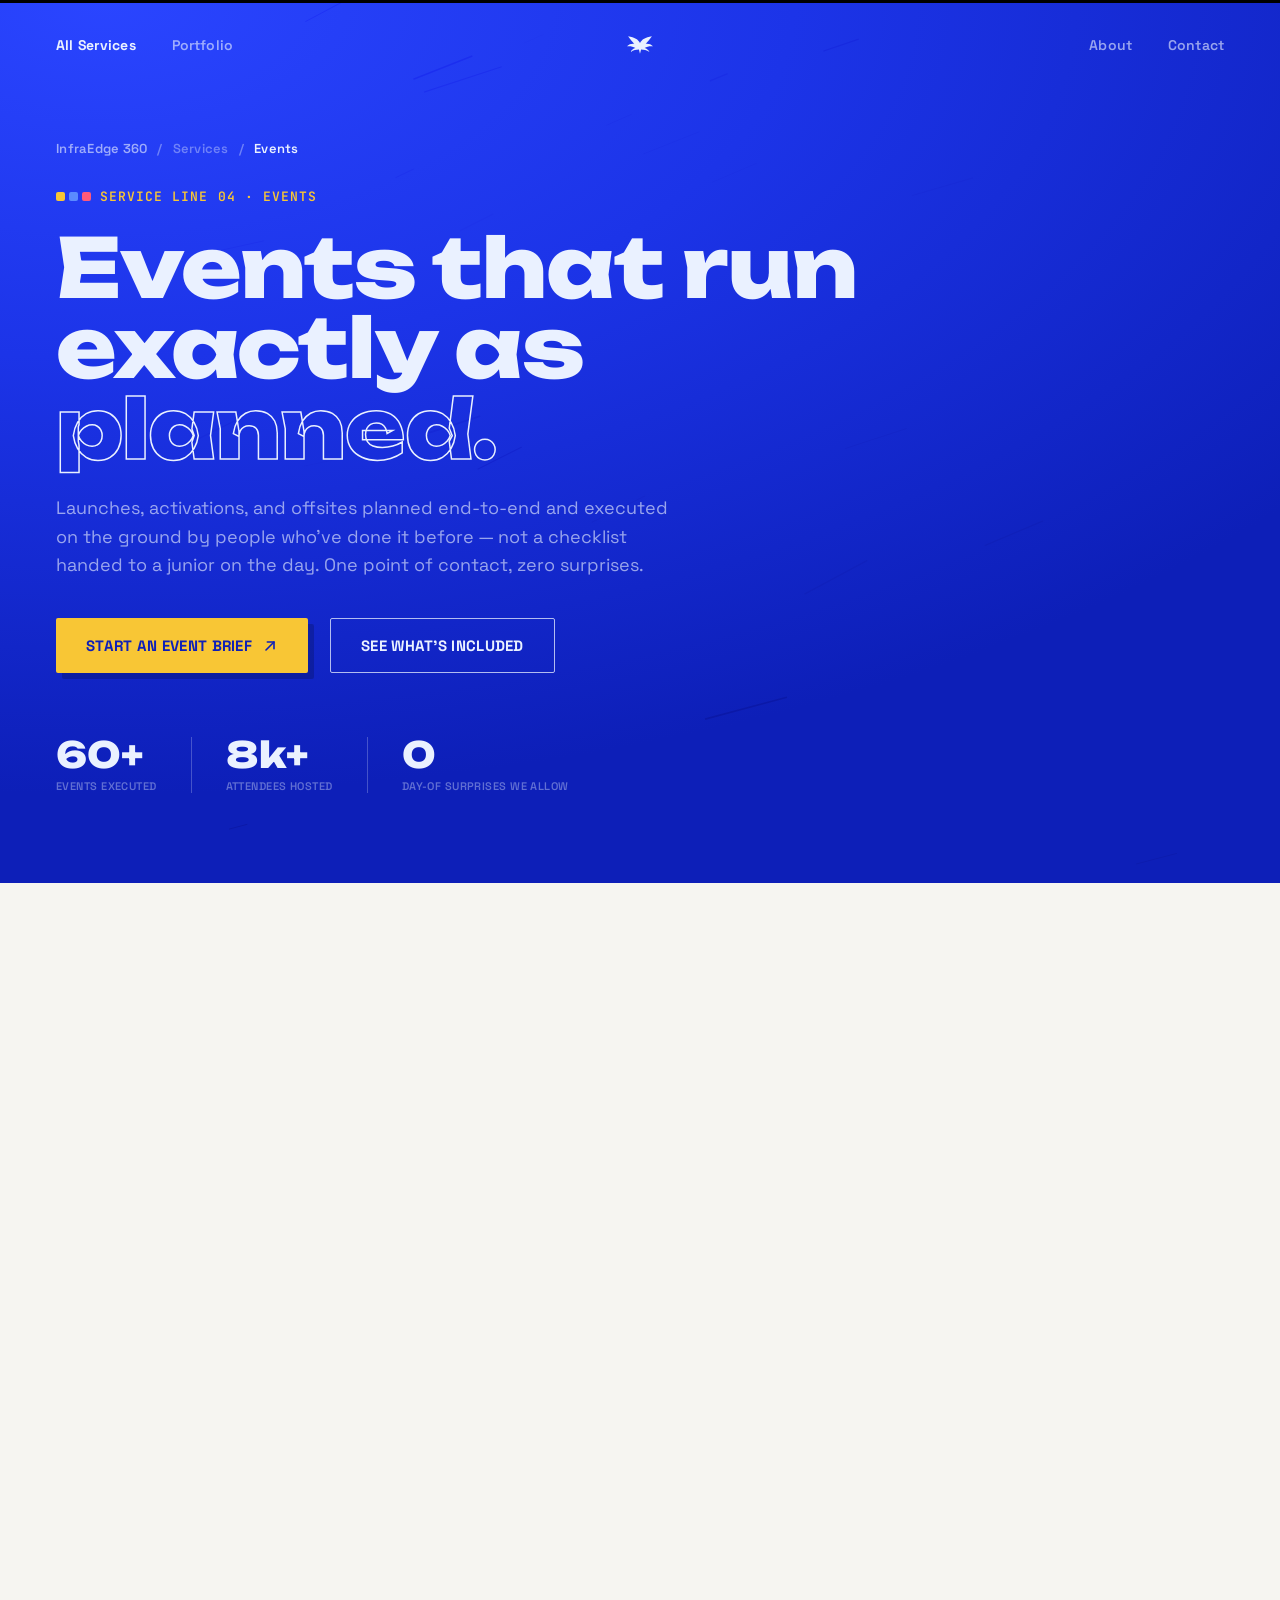
<file: event.html>
<!DOCTYPE html>
<html lang="en">
<head>
<meta charset="UTF-8">
<meta name="viewport" content="width=device-width, initial-scale=1.0">
<title>Event Management — InfraEdge 360</title>
<link rel="preconnect" href="https://fonts.googleapis.com">
<link rel="preconnect" href="https://fonts.gstatic.com" crossorigin>
<link href="https://fonts.googleapis.com/css2?family=Unbounded:wght@500;700;900&family=Space+Grotesk:wght@400;500;600;700&family=JetBrains+Mono:wght@400;500;600&display=swap" rel="stylesheet">
<link rel="stylesheet" href="assets/css/base.css">
</head>
<body>

<div class="hero">
  <div class="top-border"></div>
  <canvas id="streaks"></canvas>

    <nav>
    <div class="nav-left">
      <a href="index.html#services" class="nav-item" data-nav="services">All Services</a>
      <a href="portfolio.html" class="nav-item" data-nav="portfolio">Portfolio</a>
    </div>

    <div class="nav-mark" aria-label="logo">
      <svg viewBox="0 0 48 32" fill="none">
        <path d="M24 12.5 C21 6 14 2 2 0 C7 6.5 10 10.5 13.5 14 C8 13.5 3.5 15 0 18.5 C6.5 18 11 19 15.5 21.5 C11.5 22.5 8.5 25 6.5 29 C12 26 17 24.5 22 24.5 L24 32 L26 24.5 C31 24.5 36 26 41.5 29 C39.5 25 36.5 22.5 32.5 21.5 C37 19 41.5 18 48 18.5 C44.5 15 40 13.5 34.5 14 C38 10.5 41 6.5 46 0 C34 2 27 6 24 12.5 Z" fill="#eaf1ff"/>
      </svg>
    </div>

    <div class="nav-right">
      <a href="index.html#company-about" class="nav-item" data-nav="about">About</a>
      <a href="contact.html" class="nav-item" data-nav="contact">Contact</a>
    </div>
  </nav>

  <div class="hero-inner">
    <div class="breadcrumb">
      <a href="index.html">InfraEdge 360</a>
      <span>/</span>
      <span>Services</span>
      <span>/</span>
      <span style="color:var(--ice);">Events</span>
    </div>

    <span class="swatch-mark">
      <span class="swatch-dots"><span></span><span></span><span></span></span>
      Service line 04 · Events
    </span>

    <h1 class="hero-title">Events that run<br>exactly as <span class="outline">planned.</span></h1>

    <p class="hero-desc">Launches, activations, and offsites planned end-to-end and executed on the ground by people who've done it before — not a checklist handed to a junior on the day. One point of contact, zero surprises.</p>

    <div class="cta-row">
      <a href="contact.html" class="btn btn-primary">
        START AN EVENT BRIEF
        <svg viewBox="0 0 24 24" fill="none" stroke="#0d1fb8" stroke-width="2.4" stroke-linecap="round" stroke-linejoin="round">
          <line x1="6" y1="18" x2="18" y2="6"/><polyline points="8 6 18 6 18 16"/>
        </svg>
      </a>
      <a href="#offerings" class="btn btn-outline">SEE WHAT'S INCLUDED</a>
    </div>

    <div class="hero-stats">
      <div class="stat"><div class="stat-num">60+</div><div class="stat-label">Events Executed</div></div>
      <div class="stat"><div class="stat-num">8k+</div><div class="stat-label">Attendees Hosted</div></div>
      <div class="stat"><div class="stat-num">0</div><div class="stat-label">Day-Of Surprises We Allow</div></div>
    </div>
  </div>
</div>

<div class="marquee" aria-label="Event service areas">
  <div class="marquee-track">
    <div class="marquee-group">
      <span class="marquee-item">PRODUCT LAUNCHES</span><span class="marquee-dot"></span>
      <span class="marquee-item">BRAND ACTIVATIONS</span><span class="marquee-dot"></span>
      <span class="marquee-item">CONFERENCES &amp; SUMMITS</span><span class="marquee-dot"></span>
      <span class="marquee-item">VENUE &amp; VENDOR SOURCING</span><span class="marquee-dot"></span>
      <span class="marquee-item">ON-GROUND EXECUTION</span><span class="marquee-dot"></span>
      <span class="marquee-item">TEAM OFFSITES</span><span class="marquee-dot"></span>
    </div>
    <div class="marquee-group" aria-hidden="true">
      <span class="marquee-item">PRODUCT LAUNCHES</span><span class="marquee-dot"></span>
      <span class="marquee-item">BRAND ACTIVATIONS</span><span class="marquee-dot"></span>
      <span class="marquee-item">CONFERENCES &amp; SUMMITS</span><span class="marquee-dot"></span>
      <span class="marquee-item">VENUE &amp; VENDOR SOURCING</span><span class="marquee-dot"></span>
      <span class="marquee-item">ON-GROUND EXECUTION</span><span class="marquee-dot"></span>
      <span class="marquee-item">TEAM OFFSITES</span><span class="marquee-dot"></span>
    </div>
  </div>
</div>

<section class="overview">
  <div class="section-inner overview-grid">
    <div>
      <span class="eyebrow">/01 · Overview</span>
      <h2 class="overview-title">PLANNING THAT<br>SURVIVES <span class="outline">CONTACT.</span></h2>
    </div>
    <div>
      <p class="overview-desc">Most event failures aren't creative — they're logistical. A vendor no-shows, a timeline slips, nobody owns the run-of-show. We work differently: one team plans it, sources it, and stands on-site to run it.</p>
      <p class="overview-desc">Every event ships with a full run-of-show, vendor contacts, and a post-event report — so what happened on the day is never a mystery to your team afterward.</p>
    </div>
  </div>
</section>

<section class="offerings" id="offerings">
  <div class="section-inner">
    <div class="offerings-head">
      <span class="eyebrow">/02 · What's included</span>
      <h2 class="offerings-title">SIX WAYS WE GET<br>YOUR EVENT ON <span class="outline">THE GROUND.</span></h2>
    </div>

    <div class="offerings-grid">

      <div class="offering-item">
        <div class="offering-top">
          <div class="offering-title">Product Launches &amp; Activations</div>
          <span class="offering-swatch"><span class="dot" style="background:var(--gold);"></span>01</span>
        </div>
        <p class="offering-desc">Concept, format, and flow for a launch moment that lands — from a 50-person press preview to a full public activation.</p>
      </div>

      <div class="offering-item">
        <div class="offering-top">
          <div class="offering-title">Conferences &amp; Summits</div>
          <span class="offering-swatch"><span class="dot" style="background:#5a8bff;"></span>02</span>
        </div>
        <p class="offering-desc">Agenda design, speaker logistics, and multi-track scheduling handled so your team can focus on the content, not the clock.</p>
      </div>

      <div class="offering-item">
        <div class="offering-top">
          <div class="offering-title">Venue &amp; Vendor Sourcing</div>
          <span class="offering-swatch"><span class="dot" style="background:#ff5a7a;"></span>03</span>
        </div>
        <p class="offering-desc">Shortlisted venues, catering, AV, and production vendors — vetted, negotiated, and contracted on your behalf.</p>
      </div>

      <div class="offering-item">
        <div class="offering-top">
          <div class="offering-title">On-Ground Execution</div>
          <span class="offering-swatch"><span class="dot" style="background:var(--gold);"></span>04</span>
        </div>
        <p class="offering-desc">A run-of-show and a team physically on-site to run it — check-ins, timelines, and vendors managed live, not remotely.</p>
      </div>

      <div class="offering-item">
        <div class="offering-top">
          <div class="offering-title">Team Offsites &amp; Retreats</div>
          <span class="offering-swatch"><span class="dot" style="background:#5a8bff;"></span>05</span>
        </div>
        <p class="offering-desc">Location, agenda, and logistics for offsites that balance actual work time with the reason people wanted to come.</p>
      </div>

      <div class="offering-item">
        <div class="offering-top">
          <div class="offering-title">Guest Management &amp; Reporting</div>
          <span class="offering-swatch"><span class="dot" style="background:#ff5a7a;"></span>06</span>
        </div>
        <p class="offering-desc">RSVPs, check-in flow, and a post-event report with attendance, spend, and what to change next time.</p>
      </div>

    </div>
  </div>
</section>

<section class="process">
  <div class="section-inner">
    <div class="process-head">
      <span class="eyebrow">/03 · How a project runs</span>
      <h2 class="process-title">From first brief<br>to <span class="outline">wheels-up</span> on the day.</h2>
    </div>

    <div class="process-grid">
      <div class="process-card">
        <div class="process-top">
          <span class="process-num"><span class="dot" style="background:var(--gold);"></span>Brief</span>
          <span class="process-line"></span>
        </div>
        <div class="process-divider"></div>
        <div class="process-card-title">Brief</div>
        <p class="process-card-text">We nail down the goal, headcount, budget, and date before a single venue gets shortlisted.</p>
      </div>

      <div class="process-card">
        <div class="process-top">
          <span class="process-num"><span class="dot" style="background:#5a8bff;"></span>Source</span>
          <span class="process-line"></span>
        </div>
        <div class="process-divider"></div>
        <div class="process-card-title">Source</div>
        <p class="process-card-text">Venues, vendors, and production partners shortlisted, negotiated, and locked in against your budget.</p>
      </div>

      <div class="process-card">
        <div class="process-top">
          <span class="process-num"><span class="dot" style="background:#ff5a7a;"></span>Plan</span>
          <span class="process-line"></span>
        </div>
        <div class="process-divider"></div>
        <div class="process-card-title">Plan</div>
        <p class="process-card-text">A full run-of-show, timeline, and contingency plan built out and signed off before the day arrives.</p>
      </div>

      <div class="process-card">
        <div class="process-top">
          <span class="process-num"><span class="dot" style="background:var(--gold);"></span>Execute</span>
          <span class="process-line"></span>
        </div>
        <div class="process-divider"></div>
        <div class="process-card-title">Execute</div>
        <p class="process-card-text">Our team on-site running the timeline, the vendors, and the problems — then a report once it's done.</p>
      </div>
    </div>
  </div>
</section>

<section class="packages">
  <div class="section-inner">
    <div class="packages-head">
      <div>
        <span class="eyebrow">/04 · Packages</span>
        <h2 class="packages-title">PICK YOUR<br>SCALE OF <span class="outline">EVENT.</span></h2>
      </div>
      <p class="packages-sub">Every tier ships a full run-of-show. If an event needs custom scoping, we say so upfront — never mid-project.</p>
    </div>

    <div class="packages-grid">

      <div class="package-card tier-a">
        <span class="package-badge">Single Event</span>
        <div class="package-name">Launch Day</div>
        <div class="package-for">For a single, focused event — a launch, a press preview, a milestone celebration.</div>
        <ul class="package-list">
          <li>Venue &amp; vendor sourcing</li>
          <li>Full run-of-show &amp; timeline</li>
          <li>On-site execution team</li>
          <li>Delivered in 2–4 weeks</li>
        </ul>
        <a href="contact.html" class="package-cta">GET STARTED <svg viewBox="0 0 24 24" fill="none" stroke="currentColor" stroke-width="2.5" stroke-linecap="round" stroke-linejoin="round"><line x1="6" y1="18" x2="18" y2="6"/><polyline points="8 6 18 6 18 16"/></svg></a>
      </div>

      <div class="package-card tier-b">
        <span class="package-badge">Most booked</span>
        <div class="package-name">Full Production</div>
        <div class="package-for">For multi-day conferences, summits, and larger activations.</div>
        <ul class="package-list">
          <li>Agenda &amp; speaker logistics</li>
          <li>Guest management &amp; check-in</li>
          <li>Dedicated on-site producer</li>
          <li>Delivered in 6–10 weeks</li>
        </ul>
        <a href="contact.html" class="package-cta">GET STARTED <svg viewBox="0 0 24 24" fill="none" stroke="currentColor" stroke-width="2.5" stroke-linecap="round" stroke-linejoin="round"><line x1="6" y1="18" x2="18" y2="6"/><polyline points="8 6 18 6 18 16"/></svg></a>
      </div>

      <div class="package-card tier-c">
        <span class="package-badge">Ongoing</span>
        <div class="package-name">Events Retainer</div>
        <div class="package-for">For teams running events every quarter — offsites, meetups, recurring launches.</div>
        <ul class="package-list">
          <li>Everything in Full Production</li>
          <li>Dedicated event lead</li>
          <li>Standing vendor rates &amp; venues</li>
          <li>Priority turnaround on requests</li>
        </ul>
        <a href="contact.html" class="package-cta">TALK TO US <svg viewBox="0 0 24 24" fill="none" stroke="currentColor" stroke-width="2.5" stroke-linecap="round" stroke-linejoin="round"><line x1="6" y1="18" x2="18" y2="6"/><polyline points="8 6 18 6 18 16"/></svg></a>
      </div>

    </div>
  </div>
</section>

<section class="faq">
  <div class="section-inner faq-grid">
    <div>
      <span class="eyebrow">/05 · Questions</span>
      <h2 class="faq-title">BEFORE YOU<br><span class="outline">BOOK US.</span></h2>
      <p class="faq-sub">Answers to what founders usually ask before planning an event.</p>
    </div>

    <div class="faq-list">
      <details class="faq-item">
        <summary>Do you handle vendor contracts and payments directly?
          <span class="faq-plus">+</span>
        </summary>
        <div class="faq-answer">Yes — we negotiate and contract venues and vendors on your behalf, and manage payments against the budget agreed upfront, so you're not chasing five different invoices.</div>
      </details>

      <details class="faq-item">
        <summary>Will your team actually be on-site on the day?
          <span class="faq-plus">+</span>
        </summary>
        <div class="faq-answer">Always. Full Production and the Retainer include a dedicated on-site producer running the timeline live; Launch Day includes an execution team for the full event window.</div>
      </details>

      <details class="faq-item">
        <summary>Can you work with a venue or vendor we've already picked?
          <span class="faq-plus">+</span>
        </summary>
        <div class="faq-answer">Yes — a lot of our work is stepping into a partly-planned event rather than starting from zero. We'll audit what's booked before filling in the rest.</div>
      </details>

      <details class="faq-item">
        <summary>What happens if something goes wrong on the day?
          <span class="faq-plus">+</span>
        </summary>
        <div class="faq-answer">Every event ships with a contingency plan built in at the planning stage, and our on-site team is authorized to make real-time calls — you're never the first to hear about a problem.</div>
      </details>

      <details class="faq-item">
        <summary>What's the typical timeline for a full production?
          <span class="faq-plus">+</span>
        </summary>
        <div class="faq-answer">Six to ten weeks from kickoff to event day, depending on scale and how far out the venue and vendors need to be locked in.</div>
      </details>
    </div>
  </div>
</section>

<section class="trust-strip">
  <div class="trust-grid">
    <div class="trust-card">
      <span class="trust-icon"><svg viewBox="0 0 24 24" fill="none" stroke="currentColor" stroke-width="3" stroke-linecap="round" stroke-linejoin="round"><polyline points="20 6 9 17 4 12"/></svg></span>
      <span class="trust-text">On-site team, not a remote coordinator</span>
    </div>
    <div class="trust-card">
      <span class="trust-icon"><svg viewBox="0 0 24 24" fill="none" stroke="currentColor" stroke-width="3" stroke-linecap="round" stroke-linejoin="round"><polyline points="20 6 9 17 4 12"/></svg></span>
      <span class="trust-text">Full run-of-show handed over, always</span>
    </div>
    <div class="trust-card">
      <span class="trust-icon"><svg viewBox="0 0 24 24" fill="none" stroke="currentColor" stroke-width="3" stroke-linecap="round" stroke-linejoin="round"><polyline points="20 6 9 17 4 12"/></svg></span>
      <span class="trust-text">Senior producers, not junior coordinators</span>
    </div>
    <div class="trust-card">
      <span class="trust-icon"><svg viewBox="0 0 24 24" fill="none" stroke="currentColor" stroke-width="3" stroke-linecap="round" stroke-linejoin="round"><polyline points="20 6 9 17 4 12"/></svg></span>
      <span class="trust-text">Fixed-scope pricing, transparent from day one</span>
    </div>
  </div>
</section>

<footer class="site-footer" id="contact">
  <div class="footer-glow"></div>
  <div class="footer-content">

    <div class="footer-brand">
      <div class="footer-logo">INFRAEDGE 360</div>
      <div class="footer-location-row">
        <span>Based in</span>
        <span class="footer-arrow">→</span>
        <span class="location-pill">INDIA</span>
      </div>
      <div class="footer-location-row"><span>Available Worldwide</span></div>
    </div>

    <div class="footer-links">
      <div class="footer-nav">
        <a href="index.html">Home</a>
        <a href="index.html#services">Services</a>
        <a href="index.html#company-about">About us</a>
        <a href="contact.html">Contact</a>
      </div>
      <div class="footer-social">
        <a href="#" target="_blank" rel="noopener">Instagram <span>↗</span></a>
        <a href="#" target="_blank" rel="noopener">LinkedIn <span>↗</span></a>
        <a href="mailto:hello@infraedge360.com">Email <span>↗</span></a>
      </div>
    </div>

    <div class="footer-bottom">
      <div class="footer-copyright">@ 2026 InfraEdge 360, All Rights Reserved</div>
      <div class="footer-legal">
        <a href="#">Privacy Policy</a>
        <a href="#">Terms of Services</a>
        <a href="#">Cookie Policy</a>
      </div>
      <div class="footer-credit">
        <span>infraedge360©</span>
        <span>Site by infraedge360</span>
      </div>
    </div>

  </div>
</footer>

<script src="assets/js/main.js"></script>

</body>
</html>
</file>
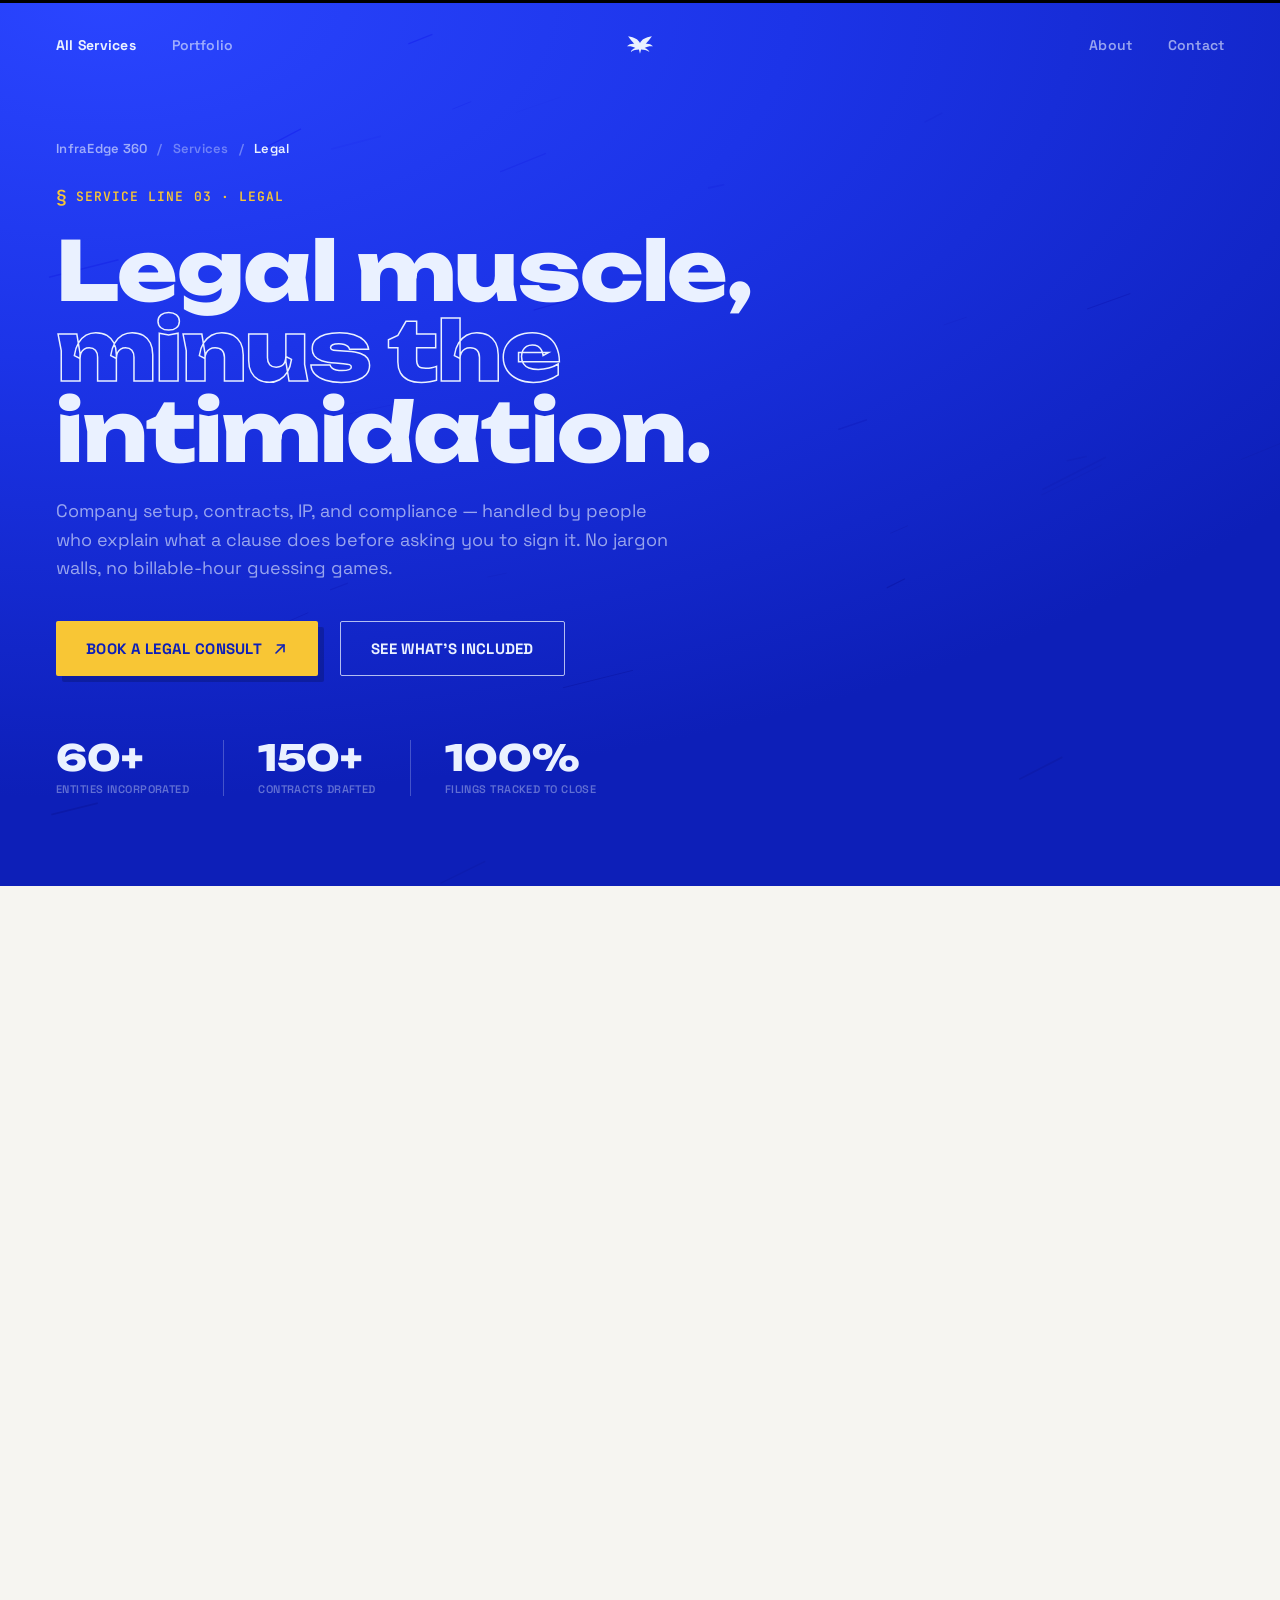
<file: legal.html>
<!DOCTYPE html>
<html lang="en">
<head>
<meta charset="UTF-8">
<meta name="viewport" content="width=device-width, initial-scale=1.0">
<title>Legal Services — InfraEdge 360</title>
<link rel="preconnect" href="https://fonts.googleapis.com">
<link rel="preconnect" href="https://fonts.gstatic.com" crossorigin>
<link href="https://fonts.googleapis.com/css2?family=Unbounded:wght@500;700;900&family=Space+Grotesk:wght@400;500;600;700&family=JetBrains+Mono:wght@400;500;600&display=swap" rel="stylesheet">
<link rel="stylesheet" href="assets/css/legal.css">
</head>
<body>

<div class="hero">
  <div class="top-border"></div>
  <canvas id="streaks"></canvas>

    <nav>
    <div class="nav-left">
      <a href="index.html#services" class="nav-item" data-nav="services">All Services</a>
      <a href="portfolio.html" class="nav-item" data-nav="portfolio">Portfolio</a>
    </div>

    <div class="nav-mark" aria-label="logo">
      <svg viewBox="0 0 48 32" fill="none">
        <path d="M24 12.5 C21 6 14 2 2 0 C7 6.5 10 10.5 13.5 14 C8 13.5 3.5 15 0 18.5 C6.5 18 11 19 15.5 21.5 C11.5 22.5 8.5 25 6.5 29 C12 26 17 24.5 22 24.5 L24 32 L26 24.5 C31 24.5 36 26 41.5 29 C39.5 25 36.5 22.5 32.5 21.5 C37 19 41.5 18 48 18.5 C44.5 15 40 13.5 34.5 14 C38 10.5 41 6.5 46 0 C34 2 27 6 24 12.5 Z" fill="#eaf1ff"/>
      </svg>
    </div>

    <div class="nav-right">
      <a href="index.html#company-about" class="nav-item" data-nav="about">About</a>
      <a href="contact.html" class="nav-item" data-nav="contact">Contact</a>
    </div>
  </nav>

  <div class="hero-inner">
    <div class="breadcrumb">
      <a href="index.html">InfraEdge 360</a>
      <span>/</span>
      <span>Services</span>
      <span>/</span>
      <span style="color:var(--ice);">Legal</span>
    </div>

    <span class="clause-mark">Service line 03 · Legal</span>

    <h1 class="hero-title">Legal muscle,<br><span class="outline">minus the</span> intimidation.</h1>

    <p class="hero-desc">Company setup, contracts, IP, and compliance — handled by people who explain what a clause does before asking you to sign it. No jargon walls, no billable-hour guessing games.</p>

    <div class="cta-row">
      <a href="contact.html" class="btn btn-primary">
        BOOK A LEGAL CONSULT
        <svg viewBox="0 0 24 24" fill="none" stroke="#0d1fb8" stroke-width="2.4" stroke-linecap="round" stroke-linejoin="round">
          <line x1="6" y1="18" x2="18" y2="6"/><polyline points="8 6 18 6 18 16"/>
        </svg>
      </a>
      <a href="#offerings" class="btn btn-outline">SEE WHAT'S INCLUDED</a>
    </div>

    <div class="hero-stats">
      <div class="stat"><div class="stat-num">60+</div><div class="stat-label">Entities Incorporated</div></div>
      <div class="stat"><div class="stat-num">150+</div><div class="stat-label">Contracts Drafted</div></div>
      <div class="stat"><div class="stat-num">100%</div><div class="stat-label">Filings Tracked to Close</div></div>
    </div>
  </div>
</div>

<div class="marquee" aria-label="Legal service areas">
  <div class="marquee-track">
    <div class="marquee-group">
      <span class="marquee-item">INCORPORATION</span><span class="marquee-dot"></span>
      <span class="marquee-item">CONTRACTS</span><span class="marquee-dot"></span>
      <span class="marquee-item">FOUNDER AGREEMENTS</span><span class="marquee-dot"></span>
      <span class="marquee-item">TRADEMARKS &amp; IP</span><span class="marquee-dot"></span>
      <span class="marquee-item">COMPLIANCE</span><span class="marquee-dot"></span>
      <span class="marquee-item">LEGAL RETAINER</span><span class="marquee-dot"></span>
    </div>
    <div class="marquee-group" aria-hidden="true">
      <span class="marquee-item">INCORPORATION</span><span class="marquee-dot"></span>
      <span class="marquee-item">CONTRACTS</span><span class="marquee-dot"></span>
      <span class="marquee-item">FOUNDER AGREEMENTS</span><span class="marquee-dot"></span>
      <span class="marquee-item">TRADEMARKS &amp; IP</span><span class="marquee-dot"></span>
      <span class="marquee-item">COMPLIANCE</span><span class="marquee-dot"></span>
      <span class="marquee-item">LEGAL RETAINER</span><span class="marquee-dot"></span>
    </div>
  </div>
</div>

<section class="overview">
  <div class="section-inner overview-grid">
    <div>
      <span class="eyebrow">/01 · Overview</span>
      <h2 class="overview-title">LAW THAT KEEPS<br>UP WITH <span class="outline">YOU.</span></h2>
    </div>
    <div>
      <p class="overview-desc">Most founders don't need a law firm — they need someone who picks up the phone, drafts fast, and tells them in plain language what a clause actually protects them from. That's the legal desk at InfraEdge 360.</p>
      <p class="overview-desc">We handle the paperwork that keeps a company defensible: incorporation, contracts, IP, and compliance — priced upfront, tracked to completion, and explained in language you'd use with a co-founder, not a courtroom.</p>
    </div>
  </div>
</section>

<section class="offerings" id="offerings">
  <div class="section-inner">
    <div class="offerings-head">
      <span class="eyebrow">/02 · What's included</span>
      <h2 class="offerings-title">SIX WAYS WE KEEP<br>YOU <span class="outline">COVERED.</span></h2>
    </div>

    <div class="offerings-grid">

      <div class="offering-item">
        <div class="offering-top">
          <div class="offering-title">Company Incorporation</div>
          <span class="offering-clause">§ 01</span>
        </div>
        <p class="offering-desc">Pvt Ltd, LLP, or OPC — entity selection, name approval, MOA/AOA drafting, and ROC filing, start to certificate.</p>
      </div>

      <div class="offering-item">
        <div class="offering-top">
          <div class="offering-title">Contract Drafting &amp; Review</div>
          <span class="offering-clause">§ 02</span>
        </div>
        <p class="offering-desc">MSAs, vendor agreements, client contracts, and NDAs — drafted from scratch or reviewed line by line before you sign.</p>
      </div>

      <div class="offering-item">
        <div class="offering-top">
          <div class="offering-title">Founder &amp; Equity Agreements</div>
          <span class="offering-clause">§ 03</span>
        </div>
        <p class="offering-desc">Co-founder agreements, ESOP structuring, and cap table documentation that hold up when the stakes get real.</p>
      </div>

      <div class="offering-item">
        <div class="offering-top">
          <div class="offering-title">Trademark &amp; IP Protection</div>
          <span class="offering-clause">§ 04</span>
        </div>
        <p class="offering-desc">Trademark search, class filing, and objection handling to lock down your name, logo, and product before someone else does.</p>
      </div>

      <div class="offering-item">
        <div class="offering-top">
          <div class="offering-title">Regulatory Compliance</div>
          <span class="offering-clause">§ 05</span>
        </div>
        <p class="offering-desc">GST registration, annual ROC filings, and labour-law basics — the recurring paperwork that keeps you in good standing.</p>
      </div>

      <div class="offering-item">
        <div class="offering-top">
          <div class="offering-title">Legal Retainer</div>
          <span class="offering-clause">§ 06</span>
        </div>
        <p class="offering-desc">On-call legal support for teams shipping fast — flat monthly rate, no per-question invoices, no waiting on callbacks.</p>
      </div>

    </div>
  </div>
</section>

<section class="process">
  <div class="section-inner">
    <div class="process-head">
      <span class="eyebrow">/03 · How an engagement runs</span>
      <h2 class="process-title">From ask to<br><span class="outline">executed</span> document.</h2>
    </div>

    <div class="process-grid">
      <div class="process-card">
        <div class="process-top">
          <span class="process-num">§ 01</span>
          <span class="process-line"></span>
        </div>
        <div class="process-divider"></div>
        <div class="process-card-title">Consult</div>
        <p class="process-card-text">A real conversation about what you're trying to protect or set up — not a intake form.</p>
      </div>

      <div class="process-card">
        <div class="process-top">
          <span class="process-num">§ 02</span>
          <span class="process-line"></span>
        </div>
        <div class="process-divider"></div>
        <div class="process-card-title">Draft</div>
        <p class="process-card-text">First draft in your inbox with plain-language notes on what each clause does and why it's there.</p>
      </div>

      <div class="process-card">
        <div class="process-top">
          <span class="process-num">§ 03</span>
          <span class="process-line"></span>
        </div>
        <div class="process-divider"></div>
        <div class="process-card-title">Revise</div>
        <p class="process-card-text">Unlimited rounds until the document actually says what you mean — no extra charge for getting it right.</p>
      </div>

      <div class="process-card">
        <div class="process-top">
          <span class="process-num">§ 04</span>
          <span class="process-line"></span>
        </div>
        <div class="process-divider"></div>
        <div class="process-card-title">Execute</div>
        <p class="process-card-text">Signed, filed, and stored — with filing status tracked until the government side is actually closed.</p>
      </div>
    </div>
  </div>
</section>

<section class="packages">
  <div class="section-inner">
    <div class="packages-head">
      <div>
        <span class="eyebrow">/04 · Packages</span>
        <h2 class="packages-title">PICK YOUR<br>LEVEL OF <span class="outline">COVER.</span></h2>
      </div>
      <p class="packages-sub">Flat-fee by default. If a matter genuinely needs custom scoping, we say so upfront — never mid-invoice.</p>
    </div>

    <div class="packages-grid">

      <div class="package-card tier-a">
        <span class="package-badge">Launch</span>
        <div class="package-name">Founding Docs</div>
        <div class="package-for">For teams incorporating or formalising for the first time.</div>
        <ul class="package-list">
          <li>Entity incorporation (Pvt Ltd / LLP / OPC)</li>
          <li>Founder agreement drafting</li>
          <li>PAN, TAN &amp; basic ROC setup</li>
          <li>One round of trademark search</li>
        </ul>
        <a href="contact.html" class="package-cta">GET STARTED <svg viewBox="0 0 24 24" fill="none" stroke="currentColor" stroke-width="2.5" stroke-linecap="round" stroke-linejoin="round"><line x1="6" y1="18" x2="18" y2="6"/><polyline points="8 6 18 6 18 16"/></svg></a>
      </div>

      <div class="package-card tier-b">
        <span class="package-badge">Most booked</span>
        <div class="package-name">Growth Cover</div>
        <div class="package-for">For teams actively signing clients, vendors, and hires.</div>
        <ul class="package-list">
          <li>Everything in Founding Docs</li>
          <li>Unlimited contract drafting &amp; review</li>
          <li>Trademark filing, full class</li>
          <li>Quarterly compliance check-in</li>
        </ul>
        <a href="contact.html" class="package-cta">GET STARTED <svg viewBox="0 0 24 24" fill="none" stroke="currentColor" stroke-width="2.5" stroke-linecap="round" stroke-linejoin="round"><line x1="6" y1="18" x2="18" y2="6"/><polyline points="8 6 18 6 18 16"/></svg></a>
      </div>

      <div class="package-card tier-c">
        <span class="package-badge">Ongoing</span>
        <div class="package-name">Legal Retainer</div>
        <div class="package-for">For teams that want counsel on call, not on request.</div>
        <ul class="package-list">
          <li>Everything in Growth Cover</li>
          <li>Dedicated point of contact</li>
          <li>Same-week turnaround on drafts</li>
          <li>Monthly compliance filings handled</li>
        </ul>
        <a href="contact.html" class="package-cta">TALK TO US <svg viewBox="0 0 24 24" fill="none" stroke="currentColor" stroke-width="2.5" stroke-linecap="round" stroke-linejoin="round"><line x1="6" y1="18" x2="18" y2="6"/><polyline points="8 6 18 6 18 16"/></svg></a>
      </div>

    </div>
  </div>
</section>

<section class="faq">
  <div class="section-inner faq-grid">
    <div>
      <span class="eyebrow">/05 · Questions</span>
      <h2 class="faq-title">BEFORE YOU<br><span class="outline">SIGN.</span></h2>
      <p class="faq-sub">Answers to what founders usually ask before starting a legal engagement.</p>
    </div>

    <div class="faq-list">
      <details class="faq-item">
        <summary>How fast can you incorporate a company?
          <span class="faq-plus">+</span>
        </summary>
        <div class="faq-answer">Name approval and filing typically take 7–10 working days once we have your documents, depending on ROC processing times. We track the filing until the certificate is issued and flag any delays as soon as we see them.</div>
      </details>

      <details class="faq-item">
        <summary>Can you review a contract we already have in place?
          <span class="faq-plus">+</span>
        </summary>
        <div class="faq-answer">Yes — send it over and we'll mark up risk clauses, missing protections, and anything unusually one-sided, with plain-language notes on what each flag means for you.</div>
      </details>

      <details class="faq-item">
        <summary>Do you handle trademark objections and renewals?
          <span class="faq-plus">+</span>
        </summary>
        <div class="faq-answer">Yes, end to end — search, class filing, objection responses if the registrar raises any, and renewal reminders so you don't lose a mark to a missed deadline.</div>
      </details>

      <details class="faq-item">
        <summary>Is the retainer a fixed monthly rate?
          <span class="faq-plus">+</span>
        </summary>
        <div class="faq-answer">Yes. One flat monthly fee covers drafting, review, and standing compliance work within scope — no per-question invoices. Matters outside scope (litigation, for example) are quoted separately before we start.</div>
      </details>

      <details class="faq-item">
        <summary>Do you work with teams outside Uttarakhand?
          <span class="faq-plus">+</span>
        </summary>
        <div class="faq-answer">Yes — most of our legal work happens over calls and shared documents, so location isn't a constraint. Filings are handled for entities anywhere in India.</div>
      </details>
    </div>
  </div>
</section>

<section class="trust-strip">
  <div class="trust-grid">
    <div class="trust-card">
      <span class="trust-icon"><svg viewBox="0 0 24 24" fill="none" stroke="currentColor" stroke-width="3" stroke-linecap="round" stroke-linejoin="round"><polyline points="20 6 9 17 4 12"/></svg></span>
      <span class="trust-text">Flat-fee legal work — no hourly surprises</span>
    </div>
    <div class="trust-card">
      <span class="trust-icon"><svg viewBox="0 0 24 24" fill="none" stroke="currentColor" stroke-width="3" stroke-linecap="round" stroke-linejoin="round"><polyline points="20 6 9 17 4 12"/></svg></span>
      <span class="trust-text">Plain-language contracts you'll actually read</span>
    </div>
    <div class="trust-card">
      <span class="trust-icon"><svg viewBox="0 0 24 24" fill="none" stroke="currentColor" stroke-width="3" stroke-linecap="round" stroke-linejoin="round"><polyline points="20 6 9 17 4 12"/></svg></span>
      <span class="trust-text">Filings tracked start to finish</span>
    </div>
    <div class="trust-card">
      <span class="trust-icon"><svg viewBox="0 0 24 24" fill="none" stroke="currentColor" stroke-width="3" stroke-linecap="round" stroke-linejoin="round"><polyline points="20 6 9 17 4 12"/></svg></span>
      <span class="trust-text">Senior counsel, not templated paperwork</span>
    </div>
  </div>
</section>

<footer class="site-footer" id="contact">
  <div class="footer-glow"></div>
  <div class="footer-content">

    <div class="footer-brand">
      <div class="footer-logo">INFRAEDGE 360</div>
      <div class="footer-location-row">
        <span>Based in</span>
        <span class="footer-arrow">→</span>
        <span class="location-pill">INDIA</span>
      </div>
      <div class="footer-location-row"><span>Available Worldwide</span></div>
    </div>

    <div class="footer-links">
      <div class="footer-nav">
        <a href="index.html">Home</a>
        <a href="index.html#services">Services</a>
        <a href="index.html#company-about">About us</a>
        <a href="contact.html">Contact</a>
      </div>
      <div class="footer-social">
        <a href="#" target="_blank" rel="noopener">Instagram <span>↗</span></a>
        <a href="#" target="_blank" rel="noopener">LinkedIn <span>↗</span></a>
        <a href="mailto:hello@infraedge360.com">Email <span>↗</span></a>
      </div>
    </div>

    <div class="footer-bottom">
      <div class="footer-copyright">@ 2026 InfraEdge 360, All Rights Reserved</div>
      <div class="footer-legal">
        <a href="#">Privacy Policy</a>
        <a href="#">Terms of Services</a>
        <a href="#">Cookie Policy</a>
      </div>
      <div class="footer-credit">
        <span>infraedge360©</span>
        <span>Site by infraedge360</span>
      </div>
    </div>

  </div>
</footer>

<script src="assets/js/main.js"></script>

</body>
</html>
</file>
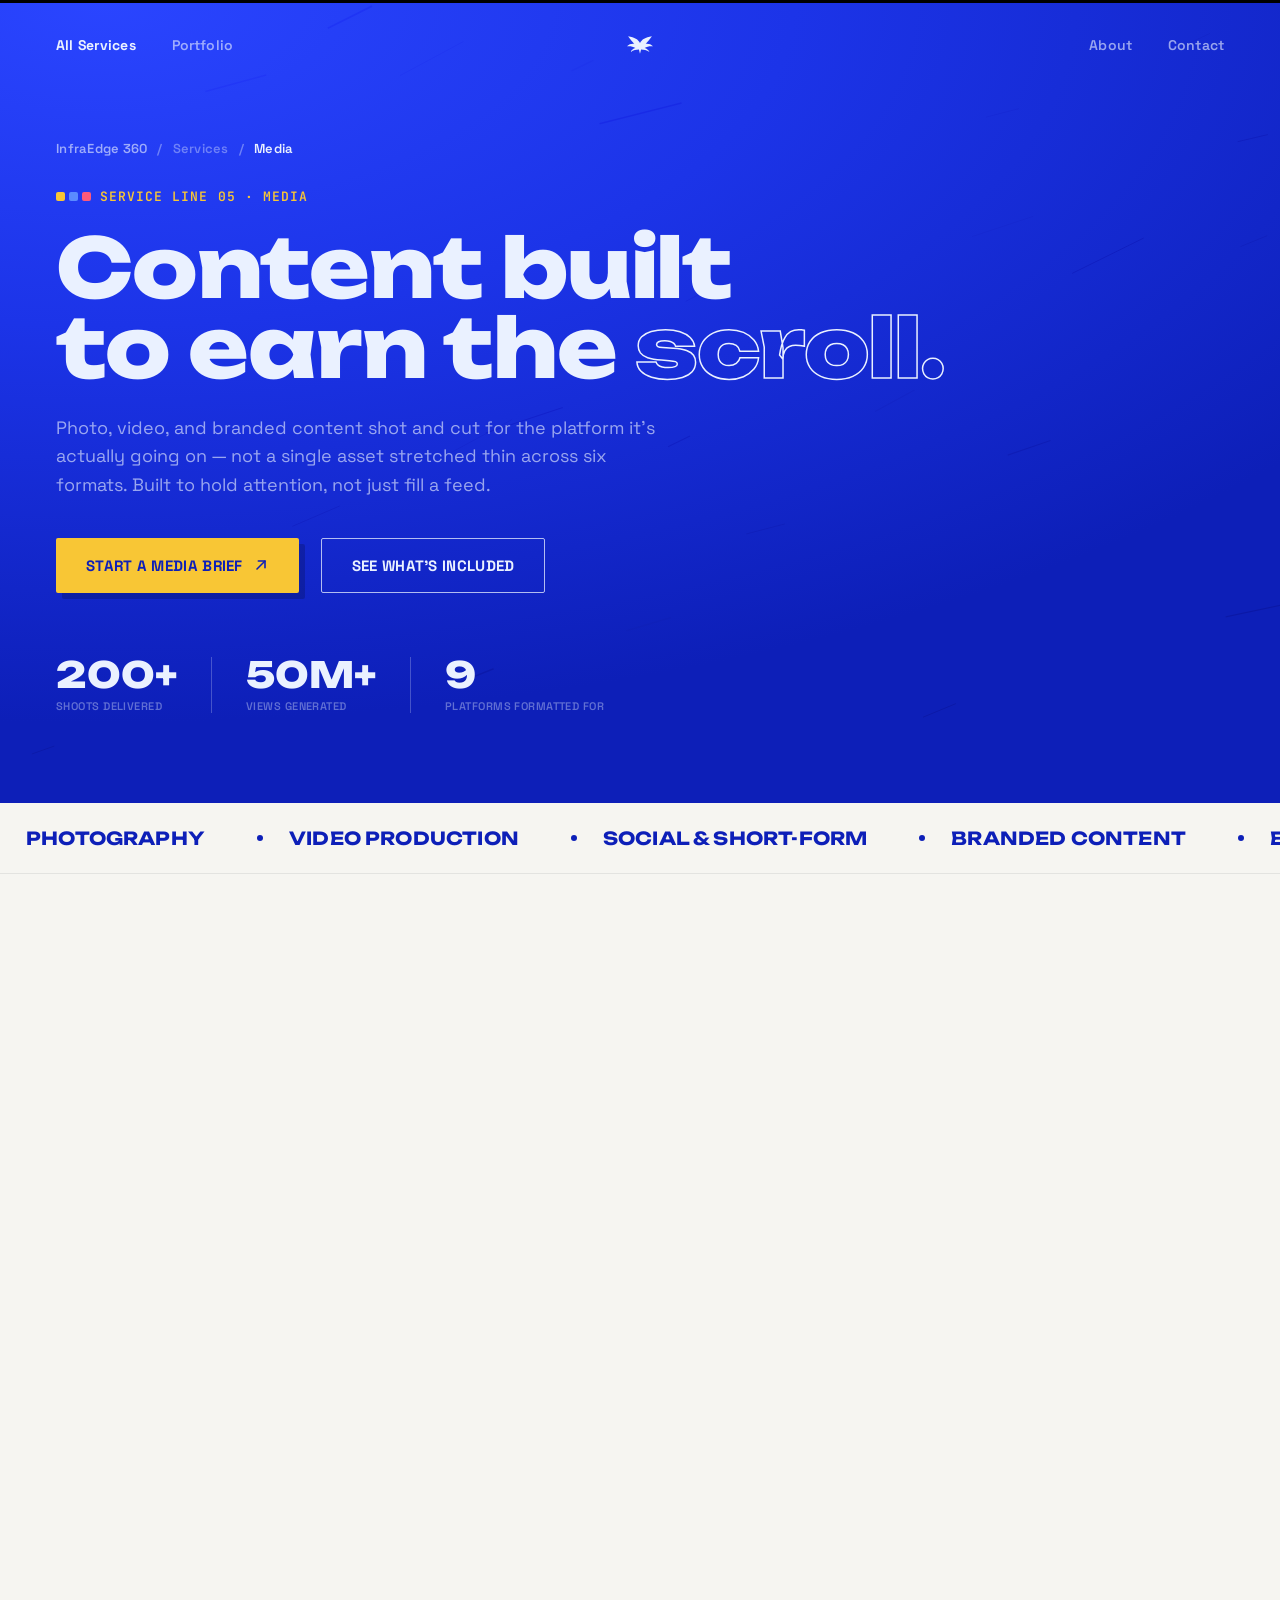
<file: media.html>
<!DOCTYPE html>
<html lang="en">
<head>
<meta charset="UTF-8">
<meta name="viewport" content="width=device-width, initial-scale=1.0">
<title>Media Solutions — InfraEdge 360</title>
<link rel="preconnect" href="https://fonts.googleapis.com">
<link rel="preconnect" href="https://fonts.gstatic.com" crossorigin>
<link href="https://fonts.googleapis.com/css2?family=Unbounded:wght@500;700;900&family=Space+Grotesk:wght@400;500;600;700&family=JetBrains+Mono:wght@400;500;600&display=swap" rel="stylesheet">
<link rel="stylesheet" href="assets/css/base.css">
</head>
<body>

<div class="hero">
  <div class="top-border"></div>
  <canvas id="streaks"></canvas>

    <nav>
    <div class="nav-left">
      <a href="index.html#services" class="nav-item" data-nav="services">All Services</a>
      <a href="portfolio.html" class="nav-item" data-nav="portfolio">Portfolio</a>
    </div>

    <div class="nav-mark" aria-label="logo">
      <svg viewBox="0 0 48 32" fill="none">
        <path d="M24 12.5 C21 6 14 2 2 0 C7 6.5 10 10.5 13.5 14 C8 13.5 3.5 15 0 18.5 C6.5 18 11 19 15.5 21.5 C11.5 22.5 8.5 25 6.5 29 C12 26 17 24.5 22 24.5 L24 32 L26 24.5 C31 24.5 36 26 41.5 29 C39.5 25 36.5 22.5 32.5 21.5 C37 19 41.5 18 48 18.5 C44.5 15 40 13.5 34.5 14 C38 10.5 41 6.5 46 0 C34 2 27 6 24 12.5 Z" fill="#eaf1ff"/>
      </svg>
    </div>

    <div class="nav-right">
      <a href="index.html#company-about" class="nav-item" data-nav="about">About</a>
      <a href="contact.html" class="nav-item" data-nav="contact">Contact</a>
    </div>
  </nav>

  <div class="hero-inner">
    <div class="breadcrumb">
      <a href="index.html">InfraEdge 360</a>
      <span>/</span>
      <span>Services</span>
      <span>/</span>
      <span style="color:var(--ice);">Media</span>
    </div>

    <span class="swatch-mark">
      <span class="swatch-dots"><span></span><span></span><span></span></span>
      Service line 05 · Media
    </span>

    <h1 class="hero-title">Content built<br>to earn the <span class="outline">scroll.</span></h1>

    <p class="hero-desc">Photo, video, and branded content shot and cut for the platform it's actually going on — not a single asset stretched thin across six formats. Built to hold attention, not just fill a feed.</p>

    <div class="cta-row">
      <a href="contact.html" class="btn btn-primary">
        START A MEDIA BRIEF
        <svg viewBox="0 0 24 24" fill="none" stroke="#0d1fb8" stroke-width="2.4" stroke-linecap="round" stroke-linejoin="round">
          <line x1="6" y1="18" x2="18" y2="6"/><polyline points="8 6 18 6 18 16"/>
        </svg>
      </a>
      <a href="#offerings" class="btn btn-outline">SEE WHAT'S INCLUDED</a>
    </div>

    <div class="hero-stats">
      <div class="stat"><div class="stat-num">200+</div><div class="stat-label">Shoots Delivered</div></div>
      <div class="stat"><div class="stat-num">50M+</div><div class="stat-label">Views Generated</div></div>
      <div class="stat"><div class="stat-num">9</div><div class="stat-label">Platforms Formatted For</div></div>
    </div>
  </div>
</div>

<div class="marquee" aria-label="Media service areas">
  <div class="marquee-track">
    <div class="marquee-group">
      <span class="marquee-item">PHOTOGRAPHY</span><span class="marquee-dot"></span>
      <span class="marquee-item">VIDEO PRODUCTION</span><span class="marquee-dot"></span>
      <span class="marquee-item">SOCIAL &amp; SHORT-FORM</span><span class="marquee-dot"></span>
      <span class="marquee-item">BRANDED CONTENT</span><span class="marquee-dot"></span>
      <span class="marquee-item">EVENT COVERAGE</span><span class="marquee-dot"></span>
      <span class="marquee-item">EDITING &amp; POST</span><span class="marquee-dot"></span>
    </div>
    <div class="marquee-group" aria-hidden="true">
      <span class="marquee-item">PHOTOGRAPHY</span><span class="marquee-dot"></span>
      <span class="marquee-item">VIDEO PRODUCTION</span><span class="marquee-dot"></span>
      <span class="marquee-item">SOCIAL &amp; SHORT-FORM</span><span class="marquee-dot"></span>
      <span class="marquee-item">BRANDED CONTENT</span><span class="marquee-dot"></span>
      <span class="marquee-item">EVENT COVERAGE</span><span class="marquee-dot"></span>
      <span class="marquee-item">EDITING &amp; POST</span><span class="marquee-dot"></span>
    </div>
  </div>
</div>

<section class="overview">
  <div class="section-inner overview-grid">
    <div>
      <span class="eyebrow">/01 · Overview</span>
      <h2 class="overview-title">CONTENT MADE<br>FOR WHERE IT <span class="outline">ACTUALLY LIVES.</span></h2>
    </div>
    <div>
      <p class="overview-desc">Most brand content fails because it's shot once and force-fit everywhere — a landscape ad cropped badly into a story, a talking head with no hook in the first two seconds. We shoot and cut for the platform first.</p>
      <p class="overview-desc">Every shoot ships with the full raw library and platform-ready cuts, so your team keeps working the footage long after we've wrapped.</p>
    </div>
  </div>
</section>

<section class="offerings" id="offerings">
  <div class="section-inner">
    <div class="offerings-head">
      <span class="eyebrow">/02 · What's included</span>
      <h2 class="offerings-title">SIX WAYS WE PUT<br>YOUR BRAND ON <span class="outline">CAMERA.</span></h2>
    </div>

    <div class="offerings-grid">

      <div class="offering-item">
        <div class="offering-top">
          <div class="offering-title">Photography</div>
          <span class="offering-swatch"><span class="dot" style="background:var(--gold);"></span>01</span>
        </div>
        <p class="offering-desc">Product, lifestyle, and team photography shot with a direction, not a generic studio setup you've seen before.</p>
      </div>

      <div class="offering-item">
        <div class="offering-top">
          <div class="offering-title">Video Production</div>
          <span class="offering-swatch"><span class="dot" style="background:#5a8bff;"></span>02</span>
        </div>
        <p class="offering-desc">Brand films, product videos, and testimonials — scripted, shot, and cut to hold attention past the first ten seconds.</p>
      </div>

      <div class="offering-item">
        <div class="offering-top">
          <div class="offering-title">Social &amp; Short-Form Content</div>
          <span class="offering-swatch"><span class="dot" style="background:#ff5a7a;"></span>03</span>
        </div>
        <p class="offering-desc">Reels, shorts, and cutdowns built platform-first, with the hook, pacing, and captions each format actually needs.</p>
      </div>

      <div class="offering-item">
        <div class="offering-top">
          <div class="offering-title">Branded Content Series</div>
          <span class="offering-swatch"><span class="dot" style="background:var(--gold);"></span>04</span>
        </div>
        <p class="offering-desc">Recurring content formats — a series, not a one-off — built to keep a channel consistent month over month.</p>
      </div>

      <div class="offering-item">
        <div class="offering-top">
          <div class="offering-title">Event &amp; Live Coverage</div>
          <span class="offering-swatch"><span class="dot" style="background:#5a8bff;"></span>05</span>
        </div>
        <p class="offering-desc">Photo and video coverage of launches, conferences, and activations, turned around fast enough to still be timely.</p>
      </div>

      <div class="offering-item">
        <div class="offering-top">
          <div class="offering-title">Editing &amp; Post-Production</div>
          <span class="offering-swatch"><span class="dot" style="background:#ff5a7a;"></span>06</span>
        </div>
        <p class="offering-desc">Color, sound, and edit passes on footage you already have — bring us the raws, we bring the finished cut.</p>
      </div>

    </div>
  </div>
</section>

<section class="process">
  <div class="section-inner">
    <div class="process-head">
      <span class="eyebrow">/03 · How a project runs</span>
      <h2 class="process-title">From concept<br>to <span class="outline">published</span> cut.</h2>
    </div>

    <div class="process-grid">
      <div class="process-card">
        <div class="process-top">
          <span class="process-num"><span class="dot" style="background:var(--gold);"></span>Brief</span>
          <span class="process-line"></span>
        </div>
        <div class="process-divider"></div>
        <div class="process-card-title">Brief</div>
        <p class="process-card-text">We nail down the platform, audience, and goal before a single shot is planned.</p>
      </div>

      <div class="process-card">
        <div class="process-top">
          <span class="process-num"><span class="dot" style="background:#5a8bff;"></span>Plan</span>
          <span class="process-line"></span>
        </div>
        <div class="process-divider"></div>
        <div class="process-card-title">Plan</div>
        <p class="process-card-text">Shot list, script, and location locked in — so the shoot day runs to a plan, not a vibe.</p>
      </div>

      <div class="process-card">
        <div class="process-top">
          <span class="process-num"><span class="dot" style="background:#ff5a7a;"></span>Shoot</span>
          <span class="process-line"></span>
        </div>
        <div class="process-divider"></div>
        <div class="process-card-title">Shoot</div>
        <p class="process-card-text">Full crew on-site or on-set, capturing the coverage the edit will actually need.</p>
      </div>

      <div class="process-card">
        <div class="process-top">
          <span class="process-num"><span class="dot" style="background:var(--gold);"></span>Edit</span>
          <span class="process-line"></span>
        </div>
        <div class="process-divider"></div>
        <div class="process-card-title">Edit</div>
        <p class="process-card-text">Cut, colored, and delivered in every format the platform needs — round by round until it's right.</p>
      </div>
    </div>
  </div>
</section>

<section class="packages">
  <div class="section-inner">
    <div class="packages-head">
      <div>
        <span class="eyebrow">/04 · Packages</span>
        <h2 class="packages-title">PICK YOUR<br>SCOPE OF <span class="outline">CONTENT.</span></h2>
      </div>
      <p class="packages-sub">Every tier ships raw files and final cuts. If a project needs custom scoping, we say so upfront — never mid-project.</p>
    </div>

    <div class="packages-grid">

      <div class="package-card tier-a">
        <span class="package-badge">Single Shoot</span>
        <div class="package-name">Content Sprint</div>
        <div class="package-for">For a focused shoot — a product line, a founder video, a season's worth of social assets.</div>
        <ul class="package-list">
          <li>Half-day or full-day shoot</li>
          <li>One round of edits</li>
          <li>Raw files handed over</li>
          <li>Delivered in 1–2 weeks</li>
        </ul>
        <a href="contact.html" class="package-cta">GET STARTED <svg viewBox="0 0 24 24" fill="none" stroke="currentColor" stroke-width="2.5" stroke-linecap="round" stroke-linejoin="round"><line x1="6" y1="18" x2="18" y2="6"/><polyline points="8 6 18 6 18 16"/></svg></a>
      </div>

      <div class="package-card tier-b">
        <span class="package-badge">Most booked</span>
        <div class="package-name">Full Campaign</div>
        <div class="package-for">For brands launching a full content push across photo, video, and social.</div>
        <ul class="package-list">
          <li>Multi-day shoot &amp; production</li>
          <li>Platform-ready cutdowns</li>
          <li>Unlimited revisions within scope</li>
          <li>Delivered in 3–5 weeks</li>
        </ul>
        <a href="contact.html" class="package-cta">GET STARTED <svg viewBox="0 0 24 24" fill="none" stroke="currentColor" stroke-width="2.5" stroke-linecap="round" stroke-linejoin="round"><line x1="6" y1="18" x2="18" y2="6"/><polyline points="8 6 18 6 18 16"/></svg></a>
      </div>

      <div class="package-card tier-c">
        <span class="package-badge">Ongoing</span>
        <div class="package-name">Content Retainer</div>
        <div class="package-for">For teams shipping fresh content every month across every channel.</div>
        <ul class="package-list">
          <li>Everything in Full Campaign</li>
          <li>Dedicated producer &amp; editor</li>
          <li>Monthly content quota, rolling briefs</li>
          <li>Priority turnaround on requests</li>
        </ul>
        <a href="contact.html" class="package-cta">TALK TO US <svg viewBox="0 0 24 24" fill="none" stroke="currentColor" stroke-width="2.5" stroke-linecap="round" stroke-linejoin="round"><line x1="6" y1="18" x2="18" y2="6"/><polyline points="8 6 18 6 18 16"/></svg></a>
      </div>

    </div>
  </div>
</section>

<section class="faq">
  <div class="section-inner faq-grid">
    <div>
      <span class="eyebrow">/05 · Questions</span>
      <h2 class="faq-title">BEFORE YOU<br><span class="outline">BOOK A SHOOT.</span></h2>
      <p class="faq-sub">Answers to what founders usually ask before starting a media project.</p>
    </div>

    <div class="faq-list">
      <details class="faq-item">
        <summary>Do we get the raw footage, not just the final cut?
          <span class="faq-plus">+</span>
        </summary>
        <div class="faq-answer">Yes — every shoot ships with the full raw library alongside the finished cuts, so your team owns the footage fully and can re-edit or repurpose it later.</div>
      </details>

      <details class="faq-item">
        <summary>How many revision rounds are included?
          <span class="faq-plus">+</span>
        </summary>
        <div class="faq-answer">Content Sprint includes one round. Full Campaign and the Retainer include unlimited rounds within the agreed scope — we'd rather get the cut right than count revisions.</div>
      </details>

      <details class="faq-item">
        <summary>Can you deliver formats for multiple platforms from one shoot?
          <span class="faq-plus">+</span>
        </summary>
        <div class="faq-answer">Yes — we plan coverage upfront so one shoot day can yield vertical, square, and landscape cuts without reshooting, as long as it's scoped in the brief.</div>
      </details>

      <details class="faq-item">
        <summary>Can you edit footage we already shot ourselves?
          <span class="faq-plus">+</span>
        </summary>
        <div class="faq-answer">Yes — send us the raws and we can handle color, sound, and the edit pass on its own, no reshoot required.</div>
      </details>

      <details class="faq-item">
        <summary>What's the typical turnaround for a full campaign?
          <span class="faq-plus">+</span>
        </summary>
        <div class="faq-answer">Three to five weeks from kickoff to final delivery, depending on scope and how quickly feedback rounds come back to us.</div>
      </details>
    </div>
  </div>
</section>

<section class="trust-strip">
  <div class="trust-grid">
    <div class="trust-card">
      <span class="trust-icon"><svg viewBox="0 0 24 24" fill="none" stroke="currentColor" stroke-width="3" stroke-linecap="round" stroke-linejoin="round"><polyline points="20 6 9 17 4 12"/></svg></span>
      <span class="trust-text">Full raw library handed over, always</span>
    </div>
    <div class="trust-card">
      <span class="trust-icon"><svg viewBox="0 0 24 24" fill="none" stroke="currentColor" stroke-width="3" stroke-linecap="round" stroke-linejoin="round"><polyline points="20 6 9 17 4 12"/></svg></span>
      <span class="trust-text">Shot for the platform, not stretched to fit</span>
    </div>
    <div class="trust-card">
      <span class="trust-icon"><svg viewBox="0 0 24 24" fill="none" stroke="currentColor" stroke-width="3" stroke-linecap="round" stroke-linejoin="round"><polyline points="20 6 9 17 4 12"/></svg></span>
      <span class="trust-text">Senior crew, not junior operators</span>
    </div>
    <div class="trust-card">
      <span class="trust-icon"><svg viewBox="0 0 24 24" fill="none" stroke="currentColor" stroke-width="3" stroke-linecap="round" stroke-linejoin="round"><polyline points="20 6 9 17 4 12"/></svg></span>
      <span class="trust-text">Fixed-scope pricing, transparent from day one</span>
    </div>
  </div>
</section>

<footer class="site-footer" id="contact">
  <div class="footer-glow"></div>
  <div class="footer-content">

    <div class="footer-brand">
      <div class="footer-logo">INFRAEDGE 360</div>
      <div class="footer-location-row">
        <span>Based in</span>
        <span class="footer-arrow">→</span>
        <span class="location-pill">INDIA</span>
      </div>
      <div class="footer-location-row"><span>Available Worldwide</span></div>
    </div>

    <div class="footer-links">
      <div class="footer-nav">
        <a href="index.html">Home</a>
        <a href="index.html#services">Services</a>
        <a href="index.html#company-about">About us</a>
        <a href="contact.html">Contact</a>
      </div>
      <div class="footer-social">
        <a href="#" target="_blank" rel="noopener">Instagram <span>↗</span></a>
        <a href="#" target="_blank" rel="noopener">LinkedIn <span>↗</span></a>
        <a href="mailto:hello@infraedge360.com">Email <span>↗</span></a>
      </div>
    </div>

    <div class="footer-bottom">
      <div class="footer-copyright">@ 2026 InfraEdge 360, All Rights Reserved</div>
      <div class="footer-legal">
        <a href="#">Privacy Policy</a>
        <a href="#">Terms of Services</a>
        <a href="#">Cookie Policy</a>
      </div>
      <div class="footer-credit">
        <span>infraedge360©</span>
        <span>Site by infraedge360</span>
      </div>
    </div>

  </div>
</footer>

<script src="assets/js/main.js"></script>

</body>
</html>
</file>
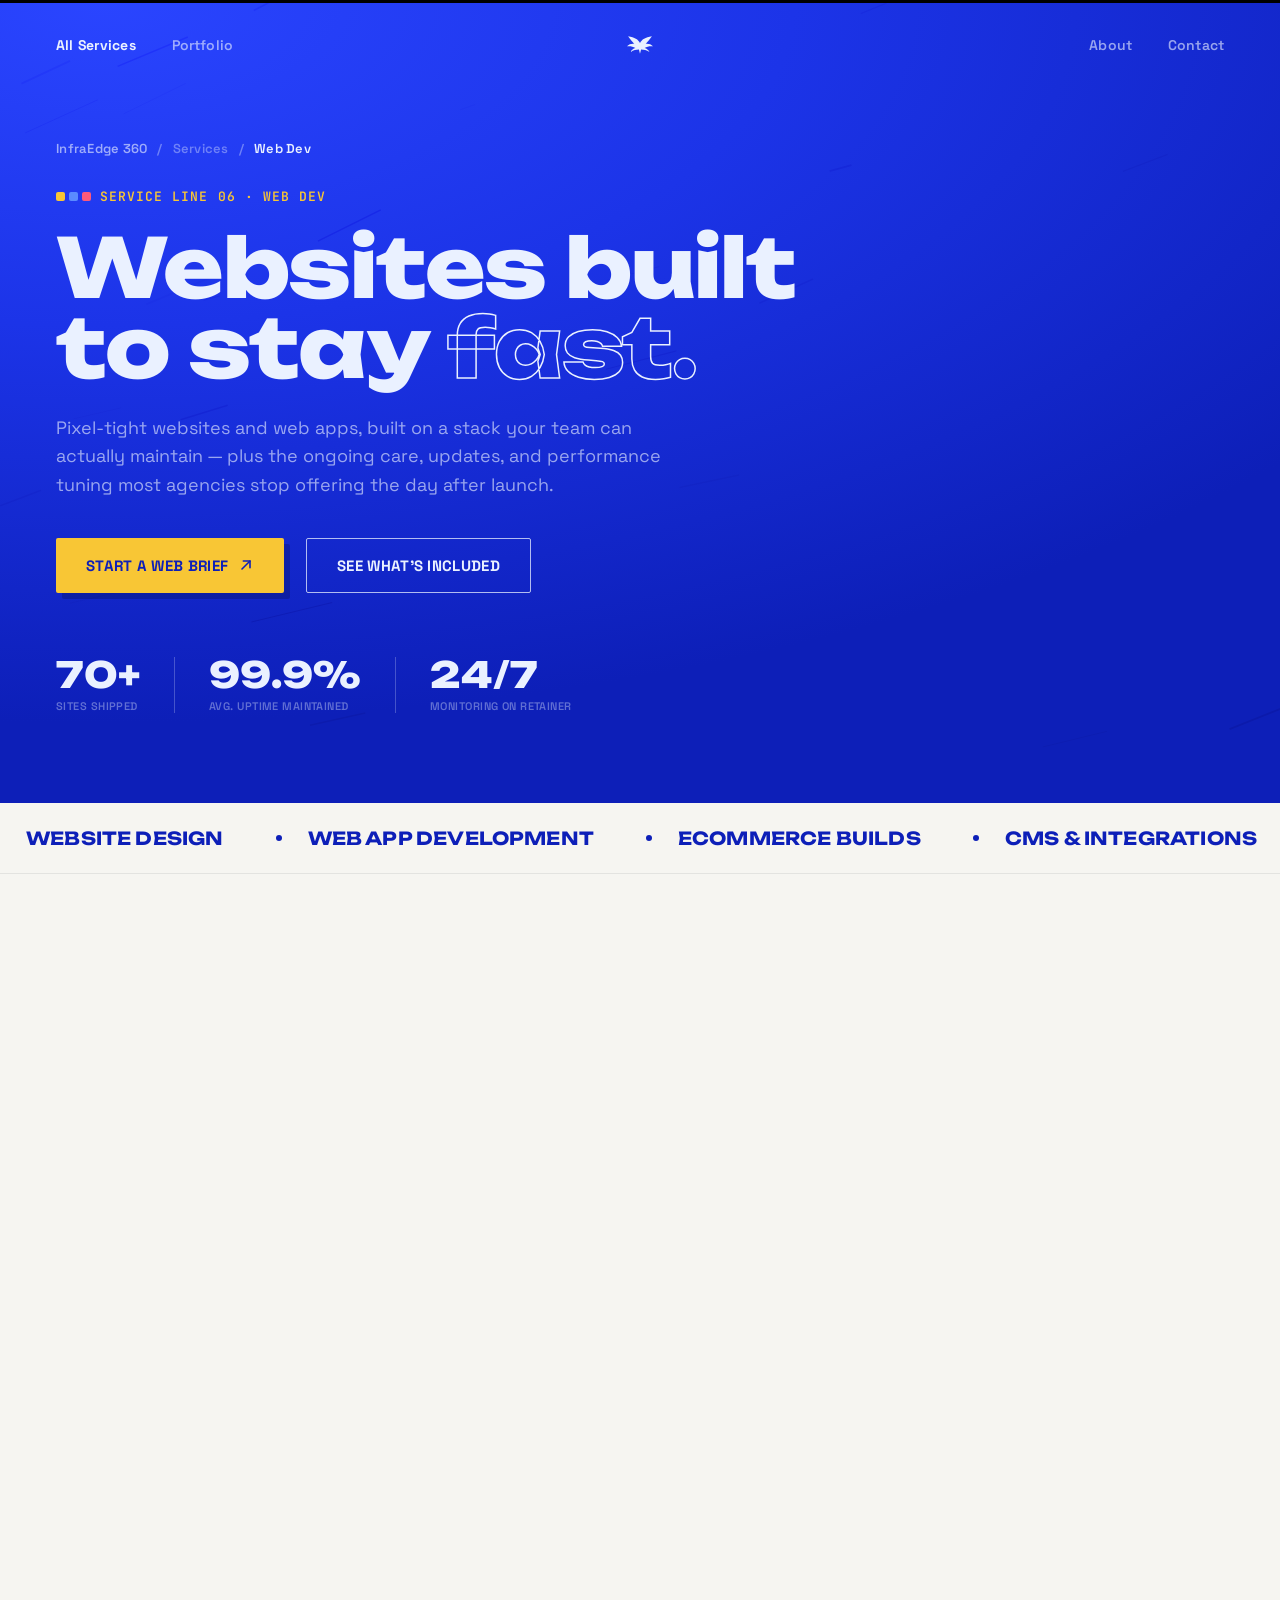
<file: webdev.html>
<!DOCTYPE html>
<html lang="en">
<head>
<meta charset="UTF-8">
<meta name="viewport" content="width=device-width, initial-scale=1.0">
<title>Website Dev &amp; Maintenance — InfraEdge 360</title>
<link rel="preconnect" href="https://fonts.googleapis.com">
<link rel="preconnect" href="https://fonts.gstatic.com" crossorigin>
<link href="https://fonts.googleapis.com/css2?family=Unbounded:wght@500;700;900&family=Space+Grotesk:wght@400;500;600;700&family=JetBrains+Mono:wght@400;500;600&display=swap" rel="stylesheet">
<link rel="stylesheet" href="assets/css/base.css">
</head>
<body>

<div class="hero">
  <div class="top-border"></div>
  <canvas id="streaks"></canvas>

    <nav>
    <div class="nav-left">
      <a href="index.html#services" class="nav-item" data-nav="services">All Services</a>
      <a href="portfolio.html" class="nav-item" data-nav="portfolio">Portfolio</a>
    </div>

    <div class="nav-mark" aria-label="logo">
      <svg viewBox="0 0 48 32" fill="none">
        <path d="M24 12.5 C21 6 14 2 2 0 C7 6.5 10 10.5 13.5 14 C8 13.5 3.5 15 0 18.5 C6.5 18 11 19 15.5 21.5 C11.5 22.5 8.5 25 6.5 29 C12 26 17 24.5 22 24.5 L24 32 L26 24.5 C31 24.5 36 26 41.5 29 C39.5 25 36.5 22.5 32.5 21.5 C37 19 41.5 18 48 18.5 C44.5 15 40 13.5 34.5 14 C38 10.5 41 6.5 46 0 C34 2 27 6 24 12.5 Z" fill="#eaf1ff"/>
      </svg>
    </div>

    <div class="nav-right">
      <a href="index.html#company-about" class="nav-item" data-nav="about">About</a>
      <a href="contact.html" class="nav-item" data-nav="contact">Contact</a>
    </div>
  </nav>

  <div class="hero-inner">
    <div class="breadcrumb">
      <a href="index.html">InfraEdge 360</a>
      <span>/</span>
      <span>Services</span>
      <span>/</span>
      <span style="color:var(--ice);">Web Dev</span>
    </div>

    <span class="swatch-mark">
      <span class="swatch-dots"><span></span><span></span><span></span></span>
      Service line 06 · Web Dev
    </span>

    <h1 class="hero-title">Websites built<br>to stay <span class="outline">fast.</span></h1>

    <p class="hero-desc">Pixel-tight websites and web apps, built on a stack your team can actually maintain — plus the ongoing care, updates, and performance tuning most agencies stop offering the day after launch.</p>

    <div class="cta-row">
      <a href="contact.html" class="btn btn-primary">
        START A WEB BRIEF
        <svg viewBox="0 0 24 24" fill="none" stroke="#0d1fb8" stroke-width="2.4" stroke-linecap="round" stroke-linejoin="round">
          <line x1="6" y1="18" x2="18" y2="6"/><polyline points="8 6 18 6 18 16"/>
        </svg>
      </a>
      <a href="#offerings" class="btn btn-outline">SEE WHAT'S INCLUDED</a>
    </div>

    <div class="hero-stats">
      <div class="stat"><div class="stat-num">70+</div><div class="stat-label">Sites Shipped</div></div>
      <div class="stat"><div class="stat-num">99.9%</div><div class="stat-label">Avg. Uptime Maintained</div></div>
      <div class="stat"><div class="stat-num">24/7</div><div class="stat-label">Monitoring On Retainer</div></div>
    </div>
  </div>
</div>

<div class="marquee" aria-label="Web development service areas">
  <div class="marquee-track">
    <div class="marquee-group">
      <span class="marquee-item">WEBSITE DESIGN</span><span class="marquee-dot"></span>
      <span class="marquee-item">WEB APP DEVELOPMENT</span><span class="marquee-dot"></span>
      <span class="marquee-item">ECOMMERCE BUILDS</span><span class="marquee-dot"></span>
      <span class="marquee-item">CMS &amp; INTEGRATIONS</span><span class="marquee-dot"></span>
      <span class="marquee-item">PERFORMANCE TUNING</span><span class="marquee-dot"></span>
      <span class="marquee-item">ONGOING MAINTENANCE</span><span class="marquee-dot"></span>
    </div>
    <div class="marquee-group" aria-hidden="true">
      <span class="marquee-item">WEBSITE DESIGN</span><span class="marquee-dot"></span>
      <span class="marquee-item">WEB APP DEVELOPMENT</span><span class="marquee-dot"></span>
      <span class="marquee-item">ECOMMERCE BUILDS</span><span class="marquee-dot"></span>
      <span class="marquee-item">CMS &amp; INTEGRATIONS</span><span class="marquee-dot"></span>
      <span class="marquee-item">PERFORMANCE TUNING</span><span class="marquee-dot"></span>
      <span class="marquee-item">ONGOING MAINTENANCE</span><span class="marquee-dot"></span>
    </div>
  </div>
</div>

<section class="overview">
  <div class="section-inner overview-grid">
    <div>
      <span class="eyebrow">/01 · Overview</span>
      <h2 class="overview-title">BUILT RIGHT,<br>THEN <span class="outline">KEPT RIGHT.</span></h2>
    </div>
    <div>
      <p class="overview-desc">Most agency websites fail after launch — nobody's watching uptime, updating dependencies, or fixing what breaks at 2am. We work differently: the build is the start of the relationship, not the end of it.</p>
      <p class="overview-desc">Every project ships with clean, documented code and a handoff your team can actually read, so you're never locked into us to make a simple change.</p>
    </div>
  </div>
</section>

<section class="offerings" id="offerings">
  <div class="section-inner">
    <div class="offerings-head">
      <span class="eyebrow">/02 · What's included</span>
      <h2 class="offerings-title">SIX WAYS WE KEEP<br>YOUR SITE ON <span class="outline">THE INTERNET.</span></h2>
    </div>

    <div class="offerings-grid">

      <div class="offering-item">
        <div class="offering-top">
          <div class="offering-title">Website Design &amp; Development</div>
          <span class="offering-swatch"><span class="dot" style="background:var(--gold);"></span>01</span>
        </div>
        <p class="offering-desc">Marketing sites and landing pages built pixel-tight from a real design, not a template with your logo dropped in.</p>
      </div>

      <div class="offering-item">
        <div class="offering-top">
          <div class="offering-title">Web App Development</div>
          <span class="offering-swatch"><span class="dot" style="background:#5a8bff;"></span>02</span>
        </div>
        <p class="offering-desc">Custom dashboards, portals, and internal tools built on a stack that scales with actual usage, not just the demo.</p>
      </div>

      <div class="offering-item">
        <div class="offering-top">
          <div class="offering-title">Ecommerce Builds</div>
          <span class="offering-swatch"><span class="dot" style="background:#ff5a7a;"></span>03</span>
        </div>
        <p class="offering-desc">Storefronts wired to checkout, inventory, and payments correctly the first time — not patched together post-launch.</p>
      </div>

      <div class="offering-item">
        <div class="offering-top">
          <div class="offering-title">CMS &amp; Third-Party Integrations</div>
          <span class="offering-swatch"><span class="dot" style="background:var(--gold);"></span>04</span>
        </div>
        <p class="offering-desc">A CMS your marketing team can actually use, plus the CRM, analytics, and API integrations the business runs on.</p>
      </div>

      <div class="offering-item">
        <div class="offering-top">
          <div class="offering-title">Performance &amp; SEO Tuning</div>
          <span class="offering-swatch"><span class="dot" style="background:#5a8bff;"></span>05</span>
        </div>
        <p class="offering-desc">Load-time audits, Core Web Vitals fixes, and technical SEO cleanup so the site actually gets found and used.</p>
      </div>

      <div class="offering-item">
        <div class="offering-top">
          <div class="offering-title">Ongoing Maintenance &amp; Support</div>
          <span class="offering-swatch"><span class="dot" style="background:#ff5a7a;"></span>06</span>
        </div>
        <p class="offering-desc">Monitoring, security patches, and content updates handled on a retainer, so nothing breaks quietly and stays broken.</p>
      </div>

    </div>
  </div>
</section>

<section class="process">
  <div class="section-inner">
    <div class="process-head">
      <span class="eyebrow">/03 · How a project runs</span>
      <h2 class="process-title">From blank repo<br>to <span class="outline">production</span> traffic.</h2>
    </div>

    <div class="process-grid">
      <div class="process-card">
        <div class="process-top">
          <span class="process-num"><span class="dot" style="background:var(--gold);"></span>Scope</span>
          <span class="process-line"></span>
        </div>
        <div class="process-divider"></div>
        <div class="process-card-title">Scope</div>
        <p class="process-card-text">We map pages, features, and integrations against a real budget before any code gets written.</p>
      </div>

      <div class="process-card">
        <div class="process-top">
          <span class="process-num"><span class="dot" style="background:#5a8bff;"></span>Design</span>
          <span class="process-line"></span>
        </div>
        <div class="process-divider"></div>
        <div class="process-card-title">Design</div>
        <p class="process-card-text">Wireframes and a full visual design signed off before a single line of front-end code ships.</p>
      </div>

      <div class="process-card">
        <div class="process-top">
          <span class="process-num"><span class="dot" style="background:#ff5a7a;"></span>Build</span>
          <span class="process-line"></span>
        </div>
        <div class="process-divider"></div>
        <div class="process-card-title">Build</div>
        <p class="process-card-text">Clean, tested code built on a stack chosen for the project, not whatever we used last time.</p>
      </div>

      <div class="process-card">
        <div class="process-top">
          <span class="process-num"><span class="dot" style="background:var(--gold);"></span>Maintain</span>
          <span class="process-line"></span>
        </div>
        <div class="process-divider"></div>
        <div class="process-card-title">Maintain</div>
        <p class="process-card-text">Launch handled, then monitoring, patches, and updates keep it running after everyone else has moved on.</p>
      </div>
    </div>
  </div>
</section>

<section class="packages">
  <div class="section-inner">
    <div class="packages-head">
      <div>
        <span class="eyebrow">/04 · Packages</span>
        <h2 class="packages-title">PICK YOUR<br>SCOPE OF <span class="outline">BUILD.</span></h2>
      </div>
      <p class="packages-sub">Every tier ships clean source code. If a project needs custom scoping, we say so upfront — never mid-project.</p>
    </div>

    <div class="packages-grid">

      <div class="package-card tier-a">
        <span class="package-badge">Single Site</span>
        <div class="package-name">Launch Build</div>
        <div class="package-for">For a focused deliverable — a marketing site, a landing page, a portfolio refresh.</div>
        <ul class="package-list">
          <li>Up to 8 pages, fully built</li>
          <li>Two rounds of revisions</li>
          <li>Source code handed over</li>
          <li>Delivered in 2–4 weeks</li>
        </ul>
        <a href="contact.html" class="package-cta">GET STARTED <svg viewBox="0 0 24 24" fill="none" stroke="currentColor" stroke-width="2.5" stroke-linecap="round" stroke-linejoin="round"><line x1="6" y1="18" x2="18" y2="6"/><polyline points="8 6 18 6 18 16"/></svg></a>
      </div>

      <div class="package-card tier-b">
        <span class="package-badge">Most booked</span>
        <div class="package-name">Full Platform</div>
        <div class="package-for">For products, ecommerce stores, or sites needing real backend logic.</div>
        <ul class="package-list">
          <li>Custom web app or storefront</li>
          <li>CMS &amp; integrations included</li>
          <li>Unlimited revisions within scope</li>
          <li>Delivered in 6–10 weeks</li>
        </ul>
        <a href="contact.html" class="package-cta">GET STARTED <svg viewBox="0 0 24 24" fill="none" stroke="currentColor" stroke-width="2.5" stroke-linecap="round" stroke-linejoin="round"><line x1="6" y1="18" x2="18" y2="6"/><polyline points="8 6 18 6 18 16"/></svg></a>
      </div>

      <div class="package-card tier-c">
        <span class="package-badge">Ongoing</span>
        <div class="package-name">Maintenance Retainer</div>
        <div class="package-for">For sites already live that need monitoring, updates, and a team on call.</div>
        <ul class="package-list">
          <li>24/7 uptime monitoring</li>
          <li>Security patches &amp; updates</li>
          <li>Monthly change quota, rolling requests</li>
          <li>Priority turnaround on fixes</li>
        </ul>
        <a href="contact.html" class="package-cta">TALK TO US <svg viewBox="0 0 24 24" fill="none" stroke="currentColor" stroke-width="2.5" stroke-linecap="round" stroke-linejoin="round"><line x1="6" y1="18" x2="18" y2="6"/><polyline points="8 6 18 6 18 16"/></svg></a>
      </div>

    </div>
  </div>
</section>

<section class="faq">
  <div class="section-inner faq-grid">
    <div>
      <span class="eyebrow">/05 · Questions</span>
      <h2 class="faq-title">BEFORE YOU<br><span class="outline">GREENLIGHT US.</span></h2>
      <p class="faq-sub">Answers to what founders usually ask before starting a web project.</p>
    </div>

    <div class="faq-list">
      <details class="faq-item">
        <summary>Do we get the source code, not just a hosted link?
          <span class="faq-plus">+</span>
        </summary>
        <div class="faq-answer">Yes — every project ships with the full source repository handed over, so your team owns the codebase fully and isn't locked into us to make changes.</div>
      </details>

      <details class="faq-item">
        <summary>What happens after the site launches?
          <span class="faq-plus">+</span>
        </summary>
        <div class="faq-answer">Launch Build and Full Platform include a short post-launch warranty window. For ongoing monitoring, patches, and content updates, the Maintenance Retainer keeps a team on call.</div>
      </details>

      <details class="faq-item">
        <summary>Can you work with our existing site instead of rebuilding it?
          <span class="faq-plus">+</span>
        </summary>
        <div class="faq-answer">Yes — a lot of our work is auditing and improving an existing site rather than starting from scratch. We'll flag what's worth keeping before proposing a rebuild.</div>
      </details>

      <details class="faq-item">
        <summary>What stack do you build on?
          <span class="faq-plus">+</span>
        </summary>
        <div class="faq-answer">We choose the stack based on the project's needs and your team's ability to maintain it afterward, rather than defaulting to whatever we used last time.</div>
      </details>

      <details class="faq-item">
        <summary>What's the typical turnaround for a full platform build?
          <span class="faq-plus">+</span>
        </summary>
        <div class="faq-answer">Six to ten weeks from kickoff to launch, depending on scope and how quickly feedback rounds come back to us.</div>
      </details>
    </div>
  </div>
</section>

<section class="trust-strip">
  <div class="trust-grid">
    <div class="trust-card">
      <span class="trust-icon"><svg viewBox="0 0 24 24" fill="none" stroke="currentColor" stroke-width="3" stroke-linecap="round" stroke-linejoin="round"><polyline points="20 6 9 17 4 12"/></svg></span>
      <span class="trust-text">Source code handed over, always</span>
    </div>
    <div class="trust-card">
      <span class="trust-icon"><svg viewBox="0 0 24 24" fill="none" stroke="currentColor" stroke-width="3" stroke-linecap="round" stroke-linejoin="round"><polyline points="20 6 9 17 4 12"/></svg></span>
      <span class="trust-text">Monitored after launch, not abandoned</span>
    </div>
    <div class="trust-card">
      <span class="trust-icon"><svg viewBox="0 0 24 24" fill="none" stroke="currentColor" stroke-width="3" stroke-linecap="round" stroke-linejoin="round"><polyline points="20 6 9 17 4 12"/></svg></span>
      <span class="trust-text">Senior engineers, not junior output</span>
    </div>
    <div class="trust-card">
      <span class="trust-icon"><svg viewBox="0 0 24 24" fill="none" stroke="currentColor" stroke-width="3" stroke-linecap="round" stroke-linejoin="round"><polyline points="20 6 9 17 4 12"/></svg></span>
      <span class="trust-text">Fixed-scope pricing, transparent from day one</span>
    </div>
  </div>
</section>

<footer class="site-footer" id="contact">
  <div class="footer-glow"></div>
  <div class="footer-content">

    <div class="footer-brand">
      <div class="footer-logo">INFRAEDGE 360</div>
      <div class="footer-location-row">
        <span>Based in</span>
        <span class="footer-arrow">→</span>
        <span class="location-pill">INDIA</span>
      </div>
      <div class="footer-location-row"><span>Available Worldwide</span></div>
    </div>

    <div class="footer-links">
      <div class="footer-nav">
        <a href="index.html">Home</a>
        <a href="index.html#services">Services</a>
        <a href="index.html#company-about">About us</a>
        <a href="contact.html">Contact</a>
      </div>
      <div class="footer-social">
        <a href="#" target="_blank" rel="noopener">Instagram <span>↗</span></a>
        <a href="#" target="_blank" rel="noopener">LinkedIn <span>↗</span></a>
        <a href="mailto:hello@infraedge360.com">Email <span>↗</span></a>
      </div>
    </div>

    <div class="footer-bottom">
      <div class="footer-copyright">@ 2026 InfraEdge 360, All Rights Reserved</div>
      <div class="footer-legal">
        <a href="#">Privacy Policy</a>
        <a href="#">Terms of Services</a>
        <a href="#">Cookie Policy</a>
      </div>
      <div class="footer-credit">
        <span>infraedge360©</span>
        <span>Site by infraedge360</span>
      </div>
    </div>

  </div>
</footer>

<script src="assets/js/main.js"></script>

</body>
</html>
</file>
<file: assets/css/base.css>
/* ===================================================================
   InfraEdge 360 — Shared Base Stylesheet
   Used by: business, creative, event, media, webdev pages
   Extracted from 5 duplicate <style> blocks (~860 lines each) that
   were previously copy-pasted into every service page.
   =================================================================== */

  :root{
    --cobalt-1:#0d1fb8;
    --cobalt-2:#1c34e8;
    --cobalt-3:#2a45ff;
    --ice:#eaf1ff;
    --ice-dim:rgba(234,241,255,0.62);
    --ice-faint:rgba(234,241,255,0.38);
    --gold:#f8c635;
  }

  *{margin:0;padding:0;box-sizing:border-box;}

  html,body{
    height:100%;
    background:#f6f5f1;
    color:#0b0e1a;
    font-family:'Space Grotesk',sans-serif;
    overflow-x:hidden;
  }

  a{ color:inherit; }

  /* ============ NAV ============ */
  nav{
    position:absolute;
    top:0;left:0;right:0;
    z-index:10;
    display:grid;
    grid-template-columns:1fr auto 1fr;
    align-items:center;
    padding:32px 56px;
  }

  .nav-item{
    color:var(--ice-dim);
    font-size:14px;
    font-weight:600;
    letter-spacing:0.01em;
    text-decoration:none;
    transition:color .25s ease;
    display:inline-flex;
    align-items:baseline;
    gap:5px;
    line-height:1;
  }
  .nav-item:hover{color:var(--ice);}
  .nav-item.active{color:var(--ice);font-weight:700;}

  .nav-mark{
    width:26px;height:26px;
    display:flex;align-items:center;justify-content:center;
    justify-self:center;
  }
  .nav-mark svg{width:100%;height:100%;display:block;}

  .nav-left{justify-self:start;display:flex;gap:36px;align-items:center;}
  .nav-right{justify-self:end;display:flex;gap:36px;align-items:center;}

  @media (max-width:720px){
    nav{padding:22px 20px;}
    .nav-left, .nav-right{gap:20px;}
    .nav-item{font-size:12px;}
  }

  /* ============ HERO ============ */
  .hero{
    position:relative;
    min-height:78vh;
    width:100%;
    display:flex;
    flex-direction:column;
    justify-content:center;
    overflow:hidden;
    background:
      radial-gradient(120% 90% at 8% 0%, var(--cobalt-3) 0%, var(--cobalt-2) 45%, var(--cobalt-1) 100%);
    color:var(--ice);
    padding:140px 56px 90px;
  }

  #streaks{
    position:absolute;
    inset:0;
    width:100%;
    height:100%;
    z-index:1;
    mix-blend-mode:overlay;
    opacity:0.85;
  }

  .top-border{
    position:absolute;
    top:0;left:0;right:0;
    height:3px;
    background:#000;
    z-index:5;
  }

  .hero-inner{
    position:relative;
    z-index:3;
    max-width:1400px;
    margin:0 auto;
    width:100%;
  }

  .breadcrumb{
    display:flex;
    align-items:center;
    gap:10px;
    font-size:13px;
    font-weight:600;
    letter-spacing:0.02em;
    color:var(--ice-faint);
    margin-bottom:28px;
  }
  .breadcrumb a{
    color:var(--ice-dim);
    text-decoration:none;
    transition:color .2s ease;
  }
  .breadcrumb a:hover{ color:var(--ice); }

  .swatch-mark{
    display:inline-flex;
    align-items:center;
    gap:9px;
    font-family:'JetBrains Mono',monospace;
    font-size:13px;
    font-weight:600;
    letter-spacing:0.08em;
    color:var(--gold);
    text-transform:uppercase;
    margin-bottom:22px;
  }
  .swatch-dots{
    display:inline-flex;
    gap:4px;
  }
  .swatch-dots span{
    width:9px;height:9px;
    border-radius:2px;
    display:block;
  }
  .swatch-dots span:nth-child(1){ background:var(--gold); }
  .swatch-dots span:nth-child(2){ background:#5a8bff; }
  .swatch-dots span:nth-child(3){ background:#ff5a7a; }

  .hero-title{
    font-family:'Unbounded',sans-serif;
    font-weight:800;
    font-size:clamp(38px,6.4vw,88px);
    line-height:0.98;
    letter-spacing:-0.015em;
    color:var(--ice);
    max-width:900px;
  }

  .hero-title .outline{
    -webkit-text-stroke:1.5px var(--ice);
    color:transparent;
  }

  .hero-desc{
    margin-top:26px;
    max-width:620px;
    font-size:clamp(15px,1.6vw,18px);
    line-height:1.6;
    color:var(--ice-dim);
  }

  .cta-row{
    margin-top:38px;
    display:flex;
    gap:22px;
    flex-wrap:wrap;
  }

  .btn{
    font-family:'Space Grotesk',sans-serif;
    font-size:15px;
    font-weight:700;
    letter-spacing:0.02em;
    text-decoration:none;
    padding:17px 30px;
    display:inline-flex;
    align-items:center;
    gap:10px;
    border-radius:2px;
    transition:transform .2s ease, box-shadow .2s ease, background .2s ease;
  }

  .btn-primary{
    background:var(--gold);
    color:#0d1fb8;
    box-shadow:6px 6px 0 rgba(0,0,0,0.18);
  }
  .btn-primary:hover{
    transform:translate(-2px,-2px);
    box-shadow:8px 8px 0 rgba(0,0,0,0.22);
  }
  .btn-primary svg{width:16px;height:16px;}

  .btn-outline{
    background:transparent;
    color:var(--ice);
    border:1.5px solid rgba(234,241,255,0.75);
  }
  .btn-outline:hover{
    background:rgba(234,241,255,0.08);
    border-color:var(--ice);
  }

  .hero-stats{
    margin-top:64px;
    display:flex;
    gap:0;
    flex-wrap:wrap;
  }
  .stat{ padding:0 34px 0 0; margin-right:34px; text-align:left; }
  .stat:not(:last-child){ border-right:1px solid rgba(234,241,255,0.25); }
  .stat-num{
    font-family:'Unbounded',sans-serif;
    font-weight:800;
    font-size:clamp(24px,3vw,36px);
    line-height:1;
    color:var(--ice);
  }
  .stat-label{
    margin-top:6px;
    font-size:11px;
    font-weight:600;
    letter-spacing:0.04em;
    text-transform:uppercase;
    color:var(--ice-faint);
  }

  @media (max-width:720px){
    .hero{ padding:120px 24px 70px; }
  }

  /* ============ MARQUEE ============ */
  .marquee{
    position:relative;
    width:100%;
    background:#f6f5f1;
    overflow:hidden;
    padding:24px 0;
    border-bottom:1px solid rgba(11,14,26,0.08);
  }
  .marquee-track{
    display:flex;
    width:max-content;
    animation:marquee-scroll 24s linear infinite;
  }
  .marquee:hover .marquee-track{ animation-play-state:paused; }
  .marquee-group{ display:flex; align-items:center; flex-shrink:0; }
  .marquee-item{
    display:flex;
    align-items:center;
    font-family:'Unbounded',sans-serif;
    font-weight:700;
    font-size:clamp(14px,1.6vw,18px);
    letter-spacing:0.01em;
    color:#0d1fb8;
    white-space:nowrap;
    padding:0 26px;
    text-transform:uppercase;
  }
  .marquee-dot{
    width:6px;height:6px;
    border-radius:50%;
    background:#0d1fb8;
    margin-left:26px;
    flex-shrink:0;
  }
  @keyframes marquee-scroll{
    from{ transform:translateX(0); }
    to{ transform:translateX(-50%); }
  }
  @media (prefers-reduced-motion: reduce){
    .marquee-track{ animation:none; }
  }

  /* ============ SECTION SHARED ============ */
  .eyebrow{
    font-family:'Space Grotesk',sans-serif;
    font-size:13px;
    font-weight:700;
    letter-spacing:0.14em;
    color:#5a5f73;
    margin-bottom:18px;
    display:block;
  }

  section{ padding:100px 56px; }
  .section-inner{ max-width:1400px; margin:0 auto; }

  @media (max-width:720px){
    section{ padding:70px 24px; }
  }

  /* ============ OVERVIEW ============ */
  .overview{ background:#f6f5f1; }
  .overview-grid{
    display:grid;
    grid-template-columns:0.8fr 1.2fr;
    gap:56px;
    align-items:start;
  }
  .overview-title{
    font-family:'Unbounded',sans-serif;
    font-weight:800;
    font-size:clamp(30px,4.4vw,52px);
    line-height:1.05;
    letter-spacing:-0.01em;
    text-transform:uppercase;
    color:#0b0e1a;
  }
  .overview-title .outline{
    -webkit-text-stroke:1.5px #0b0e1a;
    color:transparent;
  }
  .overview-desc{
    font-size:clamp(15px,1.5vw,17px);
    line-height:1.75;
    color:#3d4258;
    max-width:640px;
  }
  .overview-desc + .overview-desc{ margin-top:18px; }

  @media (max-width:900px){
    .overview-grid{ grid-template-columns:1fr; gap:28px; }
  }

  /* ============ SERVICE DETAIL GRID ============ */
  .offerings{ background:#05070f; color:var(--ice); }
  .offerings .eyebrow{ color:var(--ice-faint); }

  .offerings-head{
    max-width:760px;
    margin-bottom:56px;
  }
  .offerings-title{
    font-family:'Unbounded',sans-serif;
    font-weight:800;
    font-size:clamp(32px,4.8vw,58px);
    line-height:1.02;
    letter-spacing:-0.01em;
    text-transform:uppercase;
    color:var(--ice);
  }
  .offerings-title .outline{
    -webkit-text-stroke:1.5px var(--ice);
    color:transparent;
  }

  .offerings-grid{
    display:grid;
    grid-template-columns:repeat(2, 1fr);
    gap:1px;
    background:rgba(234,241,255,0.14);
    border:1px solid rgba(234,241,255,0.14);
  }

  .offering-item{
    background:#05070f;
    padding:36px 34px;
    display:flex;
    flex-direction:column;
    transition:background .25s ease;
  }
  .offering-item:hover{ background:#0b1030; }

  .offering-top{
    display:flex;
    align-items:baseline;
    justify-content:space-between;
    gap:16px;
    margin-bottom:16px;
  }

  .offering-swatch{
    display:inline-flex;
    align-items:center;
    gap:7px;
    font-family:'JetBrains Mono',monospace;
    font-size:12px;
    font-weight:600;
    color:#5a8bff;
    flex-shrink:0;
  }
  .offering-swatch .dot{
    width:9px;height:9px;
    border-radius:2px;
    display:block;
  }

  .offering-title{
    font-family:'Unbounded',sans-serif;
    font-weight:700;
    font-size:19px;
    line-height:1.25;
    margin-bottom:12px;
  }

  .offering-desc{
    font-size:14px;
    line-height:1.65;
    color:var(--ice-dim);
    max-width:420px;
  }

  @media (max-width:900px){
    .offerings-grid{ grid-template-columns:1fr; }
  }

  /* ============ PROCESS ============ */
  .process{ background:#f6f5f1; }
  .process-head{ max-width:1400px; margin:0 auto 56px; }
  .process-title{
    font-family:'Unbounded',sans-serif;
    font-weight:800;
    font-size:clamp(30px,4.6vw,54px);
    line-height:1.05;
    letter-spacing:-0.01em;
    text-transform:uppercase;
    color:#0b0e1a;
  }
  .process-title .outline{
    -webkit-text-stroke:1.5px #0b0e1a;
    color:transparent;
  }

  .process-grid{
    display:grid;
    grid-template-columns:repeat(4, 1fr);
    gap:24px;
  }

  .process-card{
    background:#fff;
    border:2px solid #0b0e1a;
    box-shadow:8px 8px 0 rgba(11,14,26,0.9);
    padding:26px 24px 28px;
    display:flex;
    flex-direction:column;
  }

  .process-top{
    display:flex;
    align-items:center;
    gap:12px;
    margin-bottom:16px;
  }

  .process-num{
    font-family:'JetBrains Mono',monospace;
    font-weight:600;
    font-size:14px;
    letter-spacing:0.04em;
    color:#0d1fb8;
    flex-shrink:0;
    display:inline-flex;
    align-items:center;
    gap:7px;
  }
  .process-num .dot{
    width:9px;height:9px;
    border-radius:2px;
    display:block;
  }

  .process-line{ flex:1; height:1px; background:#c9cad1; }

  .process-divider{ height:2px; background:#0b0e1a; margin-bottom:18px; }

  .process-card-title{
    font-family:'Unbounded',sans-serif;
    font-weight:800;
    font-size:19px;
    letter-spacing:-0.005em;
    text-transform:uppercase;
    margin-bottom:12px;
  }

  .process-card-text{
    font-size:14px;
    line-height:1.6;
    color:#3d4258;
  }

  @media (max-width:1080px){
    .process-grid{ grid-template-columns:repeat(2, 1fr); gap:28px 24px; }
  }
  @media (max-width:640px){
    .process-grid{ grid-template-columns:1fr; }
  }

  /* ============ PACKAGES ============ */
  .packages{ background:#05070f; color:var(--ice); }
  .packages .eyebrow{ color:var(--ice-faint); }

  .packages-head{
    display:flex;
    justify-content:space-between;
    align-items:flex-end;
    gap:40px;
    flex-wrap:wrap;
    margin-bottom:56px;
  }

  .packages-title{
    font-family:'Unbounded',sans-serif;
    font-weight:800;
    font-size:clamp(30px,4.6vw,54px);
    line-height:1.02;
    letter-spacing:-0.01em;
    text-transform:uppercase;
    color:var(--ice);
  }
  .packages-title .outline{
    -webkit-text-stroke:1.5px var(--ice);
    color:transparent;
  }

  .packages-sub{
    font-size:clamp(14px,1.4vw,16px);
    line-height:1.55;
    color:var(--ice-dim);
    max-width:360px;
    padding-bottom:8px;
  }

  .packages-grid{
    display:grid;
    grid-template-columns:repeat(3, 1fr);
    gap:22px;
  }

  .package-card{
    position:relative;
    padding:32px 28px 30px;
    display:flex;
    flex-direction:column;
    border-radius:14px;
    overflow:hidden;
  }

  .package-card.tier-a{ background:#0c1c6e; color:#eaf1ff; }
  .package-card.tier-b{ background:#1c34e8; color:#eaf1ff; }
  .package-card.tier-c{ background:#05070f; color:#eaf1ff; border:1px solid rgba(234,241,255,0.14); }

  .package-badge{
    display:inline-flex;
    align-self:flex-start;
    font-family:'JetBrains Mono',monospace;
    font-size:11px;
    font-weight:600;
    letter-spacing:0.06em;
    text-transform:uppercase;
    padding:5px 10px;
    border:1px solid rgba(234,241,255,0.35);
    border-radius:20px;
    margin-bottom:22px;
    color:rgba(234,241,255,0.85);
  }

  .package-name{
    font-family:'Unbounded',sans-serif;
    font-weight:700;
    font-size:22px;
    margin-bottom:8px;
  }

  .package-for{
    font-size:13px;
    color:rgba(234,241,255,0.6);
    margin-bottom:24px;
  }

  .package-list{
    list-style:none;
    display:flex;
    flex-direction:column;
    gap:12px;
    margin-bottom:28px;
    flex-grow:1;
  }

  .package-list li{
    font-size:13.5px;
    line-height:1.5;
    color:rgba(234,241,255,0.85);
    display:flex;
    gap:10px;
  }

  .package-list li::before{
    content:"✓";
    color:var(--gold);
    flex-shrink:0;
    font-weight:700;
  }

  .package-cta{
    font-family:'Space Grotesk',sans-serif;
    font-size:13px;
    font-weight:700;
    letter-spacing:0.04em;
    text-decoration:none;
    color:inherit;
    display:inline-flex;
    align-items:center;
    gap:8px;
    padding-top:16px;
    border-top:1px solid rgba(234,241,255,0.18);
  }
  .package-cta svg{ width:12px; height:12px; }

  @media (max-width:1080px){
    .packages-grid{ grid-template-columns:1fr; }
  }

  /* ============ FAQ ============ */
  .faq{ background:#f6f5f1; }
  .faq-grid{
    display:grid;
    grid-template-columns:0.7fr 1.3fr;
    gap:56px;
  }
  .faq-title{
    font-family:'Unbounded',sans-serif;
    font-weight:800;
    font-size:clamp(30px,4.4vw,50px);
    line-height:1.05;
    letter-spacing:-0.01em;
    text-transform:uppercase;
    color:#0b0e1a;
  }
  .faq-title .outline{
    -webkit-text-stroke:1.5px #0b0e1a;
    color:transparent;
  }
  .faq-sub{
    margin-top:18px;
    font-size:14px;
    line-height:1.6;
    color:#3d4258;
    max-width:340px;
  }

  .faq-list{
    display:flex;
    flex-direction:column;
    gap:2px;
  }

  .faq-item{
    background:#fff;
    border:2px solid #0b0e1a;
  }
  .faq-item + .faq-item{ margin-top:14px; }

  .faq-item summary{
    list-style:none;
    cursor:pointer;
    padding:22px 26px;
    display:flex;
    align-items:center;
    justify-content:space-between;
    gap:20px;
    font-family:'Unbounded',sans-serif;
    font-weight:700;
    font-size:15px;
    color:#0b0e1a;
  }
  .faq-item summary::-webkit-details-marker{ display:none; }

  .faq-plus{
    font-family:'JetBrains Mono',monospace;
    font-size:20px;
    color:#0d1fb8;
    flex-shrink:0;
    transition:transform .25s ease;
  }
  .faq-item[open] .faq-plus{ transform:rotate(45deg); }

  .faq-answer{
    padding:0 26px 24px;
    font-size:14px;
    line-height:1.65;
    color:#3d4258;
    max-width:640px;
  }

  @media (max-width:900px){
    .faq-grid{ grid-template-columns:1fr; gap:28px; }
  }

  /* ============ TRUST STRIP ============ */
  .trust-strip{ background:#f6f5f1; padding:0 56px 110px; }
  .trust-grid{
    max-width:1400px;
    margin:0 auto;
    display:grid;
    grid-template-columns:repeat(4, 1fr);
    gap:20px;
  }
  .trust-card{
    background:#fff;
    border:2px solid #0b0e1a;
    padding:22px 24px;
    display:flex;
    align-items:flex-start;
    gap:14px;
  }
  .trust-icon{
    width:22px;height:22px;
    flex-shrink:0;
    margin-top:1px;
    border-radius:50%;
    border:2px solid #0d1fb8;
    color:#0d1fb8;
    display:flex;
    align-items:center;
    justify-content:center;
  }
  .trust-icon svg{ width:12px; height:12px; }
  .trust-text{
    font-size:14px;
    font-weight:600;
    line-height:1.4;
    color:#0b0e1a;
  }
  @media (max-width:1080px){
    .trust-grid{ grid-template-columns:repeat(2, 1fr); }
  }
  @media (max-width:720px){
    .trust-strip{ padding:0 24px 90px; }
    .trust-grid{ grid-template-columns:1fr; gap:14px; }
  }

  /* ============ FOOTER (shortened) ============ */
  .site-footer{
    position:relative;
    width:100%;
    overflow:hidden;
    background:#000;
    color:#eaf3ff;
    font-family:'Space Grotesk',Arial,sans-serif;
  }
  .footer-glow{
    position:absolute;
    left:-18%; bottom:-70%;
    width:136%; height:140%;
    pointer-events:none;
    background:
      radial-gradient(ellipse at 48% 34%,
        rgba(0,145,255,1) 0%, rgba(0,100,255,.96) 22%,
        rgba(0,55,205,.82) 43%, rgba(0,20,95,.46) 64%, transparent 79%);
    filter:blur(48px);
    transform:rotate(-7deg) scale(1.15);
  }
  .site-footer::before{
    content:"";
    position:absolute;
    left:-25%; bottom:-30%;
    width:150%; height:70%;
    pointer-events:none;
    background:radial-gradient(ellipse at center,
      rgba(0,153,255,.9) 0%, rgba(0,105,255,.62) 34%, transparent 73%);
    filter:blur(78px);
  }
  .site-footer::after{
    content:"";
    position:absolute; inset:0;
    pointer-events:none;
    background:linear-gradient(to bottom, rgba(0,0,0,0) 0%, rgba(0,0,0,.04) 35%, rgba(0,0,0,.22) 100%);
  }
  .footer-content{
    position:relative; z-index:5;
    width:100%;
    padding:60px 40px 28px;
    display:flex;
    flex-direction:column;
    gap:48px;
  }
  .footer-brand{ display:flex; flex-direction:column; align-items:flex-start; }
  .footer-logo{
    font-family:'Unbounded','Arial Black',Arial,sans-serif;
    font-size:clamp(34px,4.4vw,60px);
    line-height:.86;
    font-weight:900;
    letter-spacing:-.09em;
    color:#e9f5ff;
    margin-bottom:18px;
  }
  .footer-location-row{
    display:flex; align-items:center; gap:13px;
    margin-bottom:9px;
    font-size:15px; font-weight:600;
    color:rgba(225,238,255,.78);
  }
  .footer-arrow{ font-size:19px; margin-left:2px; }
  .location-pill{
    display:inline-flex; align-items:center; justify-content:center;
    height:25px; min-width:38px; padding:0 9px;
    border:2px solid #008cff; border-radius:50px;
    color:#008cff; font-size:11px; font-weight:700;
  }
  .footer-links{
    display:grid;
    grid-template-columns:120px 140px;
    column-gap:30px;
  }
  .footer-nav, .footer-social{ display:flex; flex-direction:column; gap:10px; }
  .footer-links a{
    color:rgba(225,232,242,.55);
    text-decoration:none;
    font-size:15px; line-height:1.1;
    transition:color .25s ease,transform .25s ease;
  }
  .footer-links a:hover{ color:#fff; transform:translateX(3px); }
  .footer-social a{ display:flex; align-items:center; justify-content:space-between; gap:12px; }
  .footer-social a span{ font-size:16px; color:rgba(225,232,242,.65); }
  .footer-bottom{
    position:relative; z-index:10;
    width:100%;
    display:grid;
    grid-template-columns:1fr auto 1fr;
    align-items:center;
    gap:25px;
    font-size:12px;
    color:rgba(225,238,255,.72);
    border-top:1px solid rgba(225,238,255,.12);
    padding-top:20px;
  }
  .footer-copyright{ text-align:left; }
  .footer-legal{ display:flex; align-items:center; justify-content:center; gap:24px; }
  .footer-legal a{ color:rgba(225,238,255,.72); text-decoration:none; white-space:nowrap; transition:color .25s ease; }
  .footer-legal a:hover{ color:#fff; }
  .footer-credit{ display:flex; align-items:center; justify-content:flex-end; gap:15px; white-space:nowrap; }

  @media (max-width:900px){
    .footer-content{ padding:40px 30px 24px; gap:36px; }
    .footer-links{ grid-template-columns:1fr 1fr; }
    .footer-bottom{ grid-template-columns:1fr; gap:14px; text-align:center; }
    .footer-copyright, .footer-credit{ justify-content:center; text-align:center; }
  }
  @media (max-width:600px){
    .footer-content{ padding:32px 22px 22px; gap:30px; }
    .footer-logo{ font-size:42px; }
    .footer-location-row{ flex-wrap:wrap; font-size:13px; gap:10px; }
    .footer-legal{ flex-wrap:wrap; gap:10px 18px; }
    .footer-credit{ flex-wrap:wrap; }
  }
</file>
<file: assets/css/contact.css>
/* InfraEdge 360 — contact.html page stylesheet (standalone, full) */

  :root{
    --cobalt-1:#0d1fb8;
    --cobalt-2:#1c34e8;
    --cobalt-3:#2a45ff;
    --ice:#eaf1ff;
    --ice-dim:rgba(234,241,255,0.62);
    --ice-faint:rgba(234,241,255,0.38);
    --gold:#f8c635;
  }

  *{margin:0;padding:0;box-sizing:border-box;}

  html,body{
    height:100%;
    background:#f6f5f1;
    color:#0b0e1a;
    font-family:'Space Grotesk',sans-serif;
    overflow-x:hidden;
  }

  a{ color:inherit; }

  /* ============ NAV ============ */
  nav{
    position:absolute;
    top:0;left:0;right:0;
    z-index:10;
    display:grid;
    grid-template-columns:1fr auto 1fr;
    align-items:center;
    padding:32px 56px;
  }

  .nav-item{
    color:var(--ice-dim);
    font-size:14px;
    font-weight:600;
    letter-spacing:0.01em;
    text-decoration:none;
    transition:color .25s ease;
    display:inline-flex;
    align-items:baseline;
    gap:5px;
    line-height:1;
  }
  .nav-item:hover{color:var(--ice);}
  .nav-item.active{color:var(--ice);font-weight:700;}

  .nav-mark{
    width:26px;height:26px;
    display:flex;align-items:center;justify-content:center;
    justify-self:center;
  }
  .nav-mark svg{width:100%;height:100%;display:block;}

  .nav-left{justify-self:start;display:flex;gap:36px;align-items:center;}
  .nav-right{justify-self:end;display:flex;gap:36px;align-items:center;}

  @media (max-width:720px){
    nav{padding:22px 20px;}
    .nav-left, .nav-right{gap:20px;}
    .nav-item{font-size:12px;}
  }

  /* ============ HERO ============ */
  .hero{
    position:relative;
    min-height:78vh;
    width:100%;
    display:flex;
    flex-direction:column;
    justify-content:center;
    overflow:hidden;
    background:
      radial-gradient(120% 90% at 8% 0%, var(--cobalt-3) 0%, var(--cobalt-2) 45%, var(--cobalt-1) 100%);
    color:var(--ice);
    padding:140px 56px 90px;
  }

  #streaks{
    position:absolute;
    inset:0;
    width:100%;
    height:100%;
    z-index:1;
    mix-blend-mode:overlay;
    opacity:0.85;
  }

  .top-border{
    position:absolute;
    top:0;left:0;right:0;
    height:3px;
    background:#000;
    z-index:5;
  }

  .hero-inner{
    position:relative;
    z-index:3;
    max-width:1400px;
    margin:0 auto;
    width:100%;
  }

  .breadcrumb{
    display:flex;
    align-items:center;
    gap:10px;
    font-size:13px;
    font-weight:600;
    letter-spacing:0.02em;
    color:var(--ice-faint);
    margin-bottom:28px;
  }
  .breadcrumb a{
    color:var(--ice-dim);
    text-decoration:none;
    transition:color .2s ease;
  }
  .breadcrumb a:hover{ color:var(--ice); }

  .swatch-mark{
    display:inline-flex;
    align-items:center;
    gap:9px;
    font-family:'JetBrains Mono',monospace;
    font-size:13px;
    font-weight:600;
    letter-spacing:0.08em;
    color:var(--gold);
    text-transform:uppercase;
    margin-bottom:22px;
  }
  .swatch-dots{
    display:inline-flex;
    gap:4px;
  }
  .swatch-dots span{
    width:9px;height:9px;
    border-radius:2px;
    display:block;
  }
  .swatch-dots span:nth-child(1){ background:var(--gold); }
  .swatch-dots span:nth-child(2){ background:#5a8bff; }
  .swatch-dots span:nth-child(3){ background:#ff5a7a; }

  .hero-title{
    font-family:'Unbounded',sans-serif;
    font-weight:800;
    font-size:clamp(38px,6.4vw,88px);
    line-height:0.98;
    letter-spacing:-0.015em;
    color:var(--ice);
    max-width:900px;
  }

  .hero-title .outline{
    -webkit-text-stroke:1.5px var(--ice);
    color:transparent;
  }

  .hero-desc{
    margin-top:26px;
    max-width:620px;
    font-size:clamp(15px,1.6vw,18px);
    line-height:1.6;
    color:var(--ice-dim);
  }

  .cta-row{
    margin-top:38px;
    display:flex;
    gap:22px;
    flex-wrap:wrap;
  }

  .btn{
    font-family:'Space Grotesk',sans-serif;
    font-size:15px;
    font-weight:700;
    letter-spacing:0.02em;
    text-decoration:none;
    padding:17px 30px;
    display:inline-flex;
    align-items:center;
    gap:10px;
    border-radius:2px;
    transition:transform .2s ease, box-shadow .2s ease, background .2s ease;
  }

  .btn-primary{
    background:var(--gold);
    color:#0d1fb8;
    box-shadow:6px 6px 0 rgba(0,0,0,0.18);
  }
  .btn-primary:hover{
    transform:translate(-2px,-2px);
    box-shadow:8px 8px 0 rgba(0,0,0,0.22);
  }
  .btn-primary svg{width:16px;height:16px;}

  .btn-outline{
    background:transparent;
    color:var(--ice);
    border:1.5px solid rgba(234,241,255,0.75);
  }
  .btn-outline:hover{
    background:rgba(234,241,255,0.08);
    border-color:var(--ice);
  }

  .hero-stats{
    margin-top:64px;
    display:flex;
    gap:0;
    flex-wrap:wrap;
  }
  .stat{ padding:0 34px 0 0; margin-right:34px; text-align:left; }
  .stat:not(:last-child){ border-right:1px solid rgba(234,241,255,0.25); }
  .stat-num{
    font-family:'Unbounded',sans-serif;
    font-weight:800;
    font-size:clamp(24px,3vw,36px);
    line-height:1;
    color:var(--ice);
  }
  .stat-label{
    margin-top:6px;
    font-size:11px;
    font-weight:600;
    letter-spacing:0.04em;
    text-transform:uppercase;
    color:var(--ice-faint);
  }

  @media (max-width:720px){
    .hero{ padding:120px 24px 70px; }
  }

  /* ============ MARQUEE ============ */
  .marquee{
    position:relative;
    width:100%;
    background:#f6f5f1;
    overflow:hidden;
    padding:24px 0;
    border-bottom:1px solid rgba(11,14,26,0.08);
  }
  .marquee-track{
    display:flex;
    width:max-content;
    animation:marquee-scroll 24s linear infinite;
  }
  .marquee:hover .marquee-track{ animation-play-state:paused; }
  .marquee-group{ display:flex; align-items:center; flex-shrink:0; }
  .marquee-item{
    display:flex;
    align-items:center;
    font-family:'Unbounded',sans-serif;
    font-weight:700;
    font-size:clamp(14px,1.6vw,18px);
    letter-spacing:0.01em;
    color:#0d1fb8;
    white-space:nowrap;
    padding:0 26px;
    text-transform:uppercase;
  }
  .marquee-dot{
    width:6px;height:6px;
    border-radius:50%;
    background:#0d1fb8;
    margin-left:26px;
    flex-shrink:0;
  }
  @keyframes marquee-scroll{
    from{ transform:translateX(0); }
    to{ transform:translateX(-50%); }
  }
  @media (prefers-reduced-motion: reduce){
    .marquee-track{ animation:none; }
  }

  /* ============ SECTION SHARED ============ */
  .eyebrow{
    font-family:'Space Grotesk',sans-serif;
    font-size:13px;
    font-weight:700;
    letter-spacing:0.14em;
    color:#5a5f73;
    margin-bottom:18px;
    display:block;
  }

  section{ padding:100px 56px; }
  .section-inner{ max-width:1400px; margin:0 auto; }

  @media (max-width:720px){
    section{ padding:70px 24px; }
  }

  /* ============ OVERVIEW ============ */
  .overview{ background:#f6f5f1; }
  .overview-grid{
    display:grid;
    grid-template-columns:0.8fr 1.2fr;
    gap:56px;
    align-items:start;
  }
  .overview-title{
    font-family:'Unbounded',sans-serif;
    font-weight:800;
    font-size:clamp(30px,4.4vw,52px);
    line-height:1.05;
    letter-spacing:-0.01em;
    text-transform:uppercase;
    color:#0b0e1a;
  }
  .overview-title .outline{
    -webkit-text-stroke:1.5px #0b0e1a;
    color:transparent;
  }
  .overview-desc{
    font-size:clamp(15px,1.5vw,17px);
    line-height:1.75;
    color:#3d4258;
    max-width:640px;
  }
  .overview-desc + .overview-desc{ margin-top:18px; }

  @media (max-width:900px){
    .overview-grid{ grid-template-columns:1fr; gap:28px; }
  }

  /* ============ SERVICE DETAIL GRID ============ */
  .offerings{ background:#05070f; color:var(--ice); }
  .offerings .eyebrow{ color:var(--ice-faint); }

  .offerings-head{
    max-width:760px;
    margin-bottom:56px;
  }
  .offerings-title{
    font-family:'Unbounded',sans-serif;
    font-weight:800;
    font-size:clamp(32px,4.8vw,58px);
    line-height:1.02;
    letter-spacing:-0.01em;
    text-transform:uppercase;
    color:var(--ice);
  }
  .offerings-title .outline{
    -webkit-text-stroke:1.5px var(--ice);
    color:transparent;
  }

  .offerings-grid{
    display:grid;
    grid-template-columns:repeat(2, 1fr);
    gap:1px;
    background:rgba(234,241,255,0.14);
    border:1px solid rgba(234,241,255,0.14);
  }

  .offering-item{
    background:#05070f;
    padding:36px 34px;
    display:flex;
    flex-direction:column;
    transition:background .25s ease;
  }
  .offering-item:hover{ background:#0b1030; }

  .offering-top{
    display:flex;
    align-items:baseline;
    justify-content:space-between;
    gap:16px;
    margin-bottom:16px;
  }

  .offering-swatch{
    display:inline-flex;
    align-items:center;
    gap:7px;
    font-family:'JetBrains Mono',monospace;
    font-size:12px;
    font-weight:600;
    color:#5a8bff;
    flex-shrink:0;
  }
  .offering-swatch .dot{
    width:9px;height:9px;
    border-radius:2px;
    display:block;
  }

  .offering-title{
    font-family:'Unbounded',sans-serif;
    font-weight:700;
    font-size:19px;
    line-height:1.25;
    margin-bottom:12px;
  }

  .offering-desc{
    font-size:14px;
    line-height:1.65;
    color:var(--ice-dim);
    max-width:420px;
  }

  @media (max-width:900px){
    .offerings-grid{ grid-template-columns:1fr; }
  }

  /* ============ PROCESS ============ */
  .process{ background:#f6f5f1; }
  .process-head{ max-width:1400px; margin:0 auto 56px; }
  .process-title{
    font-family:'Unbounded',sans-serif;
    font-weight:800;
    font-size:clamp(30px,4.6vw,54px);
    line-height:1.05;
    letter-spacing:-0.01em;
    text-transform:uppercase;
    color:#0b0e1a;
  }
  .process-title .outline{
    -webkit-text-stroke:1.5px #0b0e1a;
    color:transparent;
  }

  .process-grid{
    display:grid;
    grid-template-columns:repeat(4, 1fr);
    gap:24px;
  }

  .process-card{
    background:#fff;
    border:2px solid #0b0e1a;
    box-shadow:8px 8px 0 rgba(11,14,26,0.9);
    padding:26px 24px 28px;
    display:flex;
    flex-direction:column;
  }

  .process-top{
    display:flex;
    align-items:center;
    gap:12px;
    margin-bottom:16px;
  }

  .process-num{
    font-family:'JetBrains Mono',monospace;
    font-weight:600;
    font-size:14px;
    letter-spacing:0.04em;
    color:#0d1fb8;
    flex-shrink:0;
    display:inline-flex;
    align-items:center;
    gap:7px;
  }
  .process-num .dot{
    width:9px;height:9px;
    border-radius:2px;
    display:block;
  }

  .process-line{ flex:1; height:1px; background:#c9cad1; }

  .process-divider{ height:2px; background:#0b0e1a; margin-bottom:18px; }

  .process-card-title{
    font-family:'Unbounded',sans-serif;
    font-weight:800;
    font-size:19px;
    letter-spacing:-0.005em;
    text-transform:uppercase;
    margin-bottom:12px;
  }

  .process-card-text{
    font-size:14px;
    line-height:1.6;
    color:#3d4258;
  }

  @media (max-width:1080px){
    .process-grid{ grid-template-columns:repeat(2, 1fr); gap:28px 24px; }
  }
  @media (max-width:640px){
    .process-grid{ grid-template-columns:1fr; }
  }

  /* ============ PACKAGES ============ */
  .packages{ background:#05070f; color:var(--ice); }
  .packages .eyebrow{ color:var(--ice-faint); }

  .packages-head{
    display:flex;
    justify-content:space-between;
    align-items:flex-end;
    gap:40px;
    flex-wrap:wrap;
    margin-bottom:56px;
  }

  .packages-title{
    font-family:'Unbounded',sans-serif;
    font-weight:800;
    font-size:clamp(30px,4.6vw,54px);
    line-height:1.02;
    letter-spacing:-0.01em;
    text-transform:uppercase;
    color:var(--ice);
  }
  .packages-title .outline{
    -webkit-text-stroke:1.5px var(--ice);
    color:transparent;
  }

  .packages-sub{
    font-size:clamp(14px,1.4vw,16px);
    line-height:1.55;
    color:var(--ice-dim);
    max-width:360px;
    padding-bottom:8px;
  }

  .packages-grid{
    display:grid;
    grid-template-columns:repeat(3, 1fr);
    gap:22px;
  }

  .package-card{
    position:relative;
    padding:32px 28px 30px;
    display:flex;
    flex-direction:column;
    border-radius:14px;
    overflow:hidden;
  }

  .package-card.tier-a{ background:#0c1c6e; color:#eaf1ff; }
  .package-card.tier-b{ background:#1c34e8; color:#eaf1ff; }
  .package-card.tier-c{ background:#05070f; color:#eaf1ff; border:1px solid rgba(234,241,255,0.14); }

  .package-badge{
    display:inline-flex;
    align-self:flex-start;
    font-family:'JetBrains Mono',monospace;
    font-size:11px;
    font-weight:600;
    letter-spacing:0.06em;
    text-transform:uppercase;
    padding:5px 10px;
    border:1px solid rgba(234,241,255,0.35);
    border-radius:20px;
    margin-bottom:22px;
    color:rgba(234,241,255,0.85);
  }

  .package-name{
    font-family:'Unbounded',sans-serif;
    font-weight:700;
    font-size:22px;
    margin-bottom:8px;
  }

  .package-for{
    font-size:13px;
    color:rgba(234,241,255,0.6);
    margin-bottom:24px;
  }

  .package-list{
    list-style:none;
    display:flex;
    flex-direction:column;
    gap:12px;
    margin-bottom:28px;
    flex-grow:1;
  }

  .package-list li{
    font-size:13.5px;
    line-height:1.5;
    color:rgba(234,241,255,0.85);
    display:flex;
    gap:10px;
  }

  .package-list li::before{
    content:"✓";
    color:var(--gold);
    flex-shrink:0;
    font-weight:700;
  }

  .package-cta{
    font-family:'Space Grotesk',sans-serif;
    font-size:13px;
    font-weight:700;
    letter-spacing:0.04em;
    text-decoration:none;
    color:inherit;
    display:inline-flex;
    align-items:center;
    gap:8px;
    padding-top:16px;
    border-top:1px solid rgba(234,241,255,0.18);
  }
  .package-cta svg{ width:12px; height:12px; }

  @media (max-width:1080px){
    .packages-grid{ grid-template-columns:1fr; }
  }

  /* ============ FAQ ============ */
  .faq{ background:#f6f5f1; }
  .faq-grid{
    display:grid;
    grid-template-columns:0.7fr 1.3fr;
    gap:56px;
  }
  .faq-title{
    font-family:'Unbounded',sans-serif;
    font-weight:800;
    font-size:clamp(30px,4.4vw,50px);
    line-height:1.05;
    letter-spacing:-0.01em;
    text-transform:uppercase;
    color:#0b0e1a;
  }
  .faq-title .outline{
    -webkit-text-stroke:1.5px #0b0e1a;
    color:transparent;
  }
  .faq-sub{
    margin-top:18px;
    font-size:14px;
    line-height:1.6;
    color:#3d4258;
    max-width:340px;
  }

  .faq-list{
    display:flex;
    flex-direction:column;
    gap:2px;
  }

  .faq-item{
    background:#fff;
    border:2px solid #0b0e1a;
  }
  .faq-item + .faq-item{ margin-top:14px; }

  .faq-item summary{
    list-style:none;
    cursor:pointer;
    padding:22px 26px;
    display:flex;
    align-items:center;
    justify-content:space-between;
    gap:20px;
    font-family:'Unbounded',sans-serif;
    font-weight:700;
    font-size:15px;
    color:#0b0e1a;
  }
  .faq-item summary::-webkit-details-marker{ display:none; }

  .faq-plus{
    font-family:'JetBrains Mono',monospace;
    font-size:20px;
    color:#0d1fb8;
    flex-shrink:0;
    transition:transform .25s ease;
  }
  .faq-item[open] .faq-plus{ transform:rotate(45deg); }

  .faq-answer{
    padding:0 26px 24px;
    font-size:14px;
    line-height:1.65;
    color:#3d4258;
    max-width:640px;
  }

  @media (max-width:900px){
    .faq-grid{ grid-template-columns:1fr; gap:28px; }
  }

  /* ============ TRUST STRIP ============ */
  .trust-strip{ background:#f6f5f1; padding:0 56px 110px; }
  .trust-grid{
    max-width:1400px;
    margin:0 auto;
    display:grid;
    grid-template-columns:repeat(4, 1fr);
    gap:20px;
  }
  .trust-card{
    background:#fff;
    border:2px solid #0b0e1a;
    padding:22px 24px;
    display:flex;
    align-items:flex-start;
    gap:14px;
  }
  .trust-icon{
    width:22px;height:22px;
    flex-shrink:0;
    margin-top:1px;
    border-radius:50%;
    border:2px solid #0d1fb8;
    color:#0d1fb8;
    display:flex;
    align-items:center;
    justify-content:center;
  }
  .trust-icon svg{ width:12px; height:12px; }
  .trust-text{
    font-size:14px;
    font-weight:600;
    line-height:1.4;
    color:#0b0e1a;
  }
  @media (max-width:1080px){
    .trust-grid{ grid-template-columns:repeat(2, 1fr); }
  }
  @media (max-width:720px){
    .trust-strip{ padding:0 24px 90px; }
    .trust-grid{ grid-template-columns:1fr; gap:14px; }
  }

  /* ============ CONTACT ============ */
  .contact-section{ background:#f6f5f1; }
  .contact-grid{
    display:grid;
    grid-template-columns:0.85fr 1.15fr;
    gap:64px;
    align-items:start;
  }

  .contact-info-title{
    font-family:'Unbounded',sans-serif;
    font-weight:800;
    font-size:clamp(30px,4.4vw,52px);
    line-height:1.05;
    letter-spacing:-0.01em;
    text-transform:uppercase;
    color:#0b0e1a;
    margin-bottom:22px;
  }
  .contact-info-title .outline{
    -webkit-text-stroke:1.5px #0b0e1a;
    color:transparent;
  }
  .contact-info-desc{
    font-size:clamp(15px,1.5vw,17px);
    line-height:1.75;
    color:#3d4258;
    max-width:460px;
  }
  .contact-info-desc strong{ color:#0b0e1a; }

  .contact-detail-list{
    margin-top:40px;
    display:flex;
    flex-direction:column;
    gap:20px;
  }
  .contact-detail{
    display:flex;
    align-items:center;
    gap:16px;
  }
  .contact-detail-icon{
    width:44px;height:44px;
    flex-shrink:0;
    border-radius:50%;
    border:2px solid #0d1fb8;
    color:#0d1fb8;
    display:flex;
    align-items:center;
    justify-content:center;
  }
  .contact-detail-icon svg{ width:20px; height:20px; }
  .contact-detail-label{
    font-size:11px;
    font-weight:700;
    letter-spacing:0.06em;
    text-transform:uppercase;
    color:#5a5f73;
    margin-bottom:3px;
  }
  .contact-detail-value{
    font-size:15px;
    font-weight:600;
    color:#0b0e1a;
    text-decoration:none;
    display:block;
  }
  a.contact-detail-value:hover{ color:#0d1fb8; }

  .contact-social{
    margin-top:40px;
    display:flex;
    gap:26px;
  }
  .contact-social a{
    font-size:14px;
    font-weight:700;
    text-decoration:none;
    color:#0b0e1a;
    display:inline-flex;
    align-items:center;
    gap:6px;
    transition:color .2s ease;
  }
  .contact-social a:hover{ color:#0d1fb8; }
  .contact-social a span{ font-size:13px; }

  .contact-form-wrap{
    background:#05070f;
    border-radius:14px;
    padding:44px 40px;
  }
  .contact-form{
    display:flex;
    flex-direction:column;
    gap:22px;
  }
  .form-row-2{
    display:grid;
    grid-template-columns:1fr 1fr;
    gap:22px;
  }
  .form-field{
    display:flex;
    flex-direction:column;
    gap:9px;
  }
  .form-field label{
    font-size:12px;
    font-weight:700;
    letter-spacing:0.05em;
    text-transform:uppercase;
    color:var(--ice-faint);
  }
  .form-field input,
  .form-field select,
  .form-field textarea{
    font-family:'Space Grotesk',sans-serif;
    font-size:14.5px;
    color:var(--ice);
    background:rgba(234,241,255,0.05);
    border:1.5px solid rgba(234,241,255,0.18);
    border-radius:4px;
    padding:13px 15px;
    outline:none;
    transition:border-color .2s ease, background .2s ease;
  }
  .form-field input::placeholder,
  .form-field textarea::placeholder{ color:rgba(234,241,255,0.32); }
  .form-field input:focus,
  .form-field select:focus,
  .form-field textarea:focus{
    border-color:var(--gold);
    background:rgba(234,241,255,0.08);
  }
  .form-field select{
    appearance:none;
    background-image:url("data:image/svg+xml;utf8,<svg xmlns='http://www.w3.org/2000/svg' viewBox='0 0 24 24' fill='none' stroke='%23eaf1ff' stroke-width='2.4' stroke-linecap='round' stroke-linejoin='round'><polyline points='6 9 12 15 18 9'/></svg>");
    background-repeat:no-repeat;
    background-position:right 14px center;
    background-size:16px;
    cursor:pointer;
  }
  .form-field select option{ background:#0b0e1a; color:var(--ice); }
  .form-field textarea{ resize:vertical; min-height:130px; font-family:'Space Grotesk',sans-serif; }

  .btn-form-submit{
    font-family:'Space Grotesk',sans-serif;
    font-size:15px;
    font-weight:700;
    letter-spacing:0.02em;
    padding:17px 30px;
    display:inline-flex;
    align-items:center;
    justify-content:center;
    gap:10px;
    border-radius:2px;
    border:none;
    cursor:pointer;
    background:var(--gold);
    color:#0d1fb8;
    box-shadow:6px 6px 0 rgba(0,0,0,0.28);
    transition:transform .2s ease, box-shadow .2s ease;
  }
  .btn-form-submit:hover{
    transform:translate(-2px,-2px);
    box-shadow:8px 8px 0 rgba(0,0,0,0.32);
  }
  .btn-form-submit svg{ width:16px; height:16px; }

  .form-footnote{
    font-size:12.5px;
    line-height:1.5;
    color:var(--ice-faint);
    margin-top:-8px;
  }

  @media (max-width:900px){
    .contact-grid{ grid-template-columns:1fr; gap:44px; }
    .contact-form-wrap{ padding:32px 24px; }
  }
  @media (max-width:640px){
    .form-row-2{ grid-template-columns:1fr; }
  }

  /* ============ FOOTER (shortened) ============ */
  .site-footer{
    position:relative;
    width:100%;
    overflow:hidden;
    background:#000;
    color:#eaf3ff;
    font-family:'Space Grotesk',Arial,sans-serif;
  }
  .footer-glow{
    position:absolute;
    left:-18%; bottom:-70%;
    width:136%; height:140%;
    pointer-events:none;
    background:
      radial-gradient(ellipse at 48% 34%,
        rgba(0,145,255,1) 0%, rgba(0,100,255,.96) 22%,
        rgba(0,55,205,.82) 43%, rgba(0,20,95,.46) 64%, transparent 79%);
    filter:blur(48px);
    transform:rotate(-7deg) scale(1.15);
  }
  .site-footer::before{
    content:"";
    position:absolute;
    left:-25%; bottom:-30%;
    width:150%; height:70%;
    pointer-events:none;
    background:radial-gradient(ellipse at center,
      rgba(0,153,255,.9) 0%, rgba(0,105,255,.62) 34%, transparent 73%);
    filter:blur(78px);
  }
  .site-footer::after{
    content:"";
    position:absolute; inset:0;
    pointer-events:none;
    background:linear-gradient(to bottom, rgba(0,0,0,0) 0%, rgba(0,0,0,.04) 35%, rgba(0,0,0,.22) 100%);
  }
  .footer-content{
    position:relative; z-index:5;
    width:100%;
    padding:60px 40px 28px;
    display:flex;
    flex-direction:column;
    gap:48px;
  }
  .footer-brand{ display:flex; flex-direction:column; align-items:flex-start; }
  .footer-logo{
    font-family:'Unbounded','Arial Black',Arial,sans-serif;
    font-size:clamp(34px,4.4vw,60px);
    line-height:.86;
    font-weight:900;
    letter-spacing:-.09em;
    color:#e9f5ff;
    margin-bottom:18px;
  }
  .footer-location-row{
    display:flex; align-items:center; gap:13px;
    margin-bottom:9px;
    font-size:15px; font-weight:600;
    color:rgba(225,238,255,.78);
  }
  .footer-arrow{ font-size:19px; margin-left:2px; }
  .location-pill{
    display:inline-flex; align-items:center; justify-content:center;
    height:25px; min-width:38px; padding:0 9px;
    border:2px solid #008cff; border-radius:50px;
    color:#008cff; font-size:11px; font-weight:700;
  }
  .footer-links{
    display:grid;
    grid-template-columns:120px 140px;
    column-gap:30px;
  }
  .footer-nav, .footer-social{ display:flex; flex-direction:column; gap:10px; }
  .footer-links a{
    color:rgba(225,232,242,.55);
    text-decoration:none;
    font-size:15px; line-height:1.1;
    transition:color .25s ease,transform .25s ease;
  }
  .footer-links a:hover{ color:#fff; transform:translateX(3px); }
  .footer-social a{ display:flex; align-items:center; justify-content:space-between; gap:12px; }
  .footer-social a span{ font-size:16px; color:rgba(225,232,242,.65); }
  .footer-bottom{
    position:relative; z-index:10;
    width:100%;
    display:grid;
    grid-template-columns:1fr auto 1fr;
    align-items:center;
    gap:25px;
    font-size:12px;
    color:rgba(225,238,255,.72);
    border-top:1px solid rgba(225,238,255,.12);
    padding-top:20px;
  }
  .footer-copyright{ text-align:left; }
  .footer-legal{ display:flex; align-items:center; justify-content:center; gap:24px; }
  .footer-legal a{ color:rgba(225,238,255,.72); text-decoration:none; white-space:nowrap; transition:color .25s ease; }
  .footer-legal a:hover{ color:#fff; }
  .footer-credit{ display:flex; align-items:center; justify-content:flex-end; gap:15px; white-space:nowrap; }

  @media (max-width:900px){
    .footer-content{ padding:40px 30px 24px; gap:36px; }
    .footer-links{ grid-template-columns:1fr 1fr; }
    .footer-bottom{ grid-template-columns:1fr; gap:14px; text-align:center; }
    .footer-copyright, .footer-credit{ justify-content:center; text-align:center; }
  }
  @media (max-width:600px){
    .footer-content{ padding:32px 22px 22px; gap:30px; }
    .footer-logo{ font-size:42px; }
    .footer-location-row{ flex-wrap:wrap; font-size:13px; gap:10px; }
    .footer-legal{ flex-wrap:wrap; gap:10px 18px; }
    .footer-credit{ flex-wrap:wrap; }
  }
</file>
<file: assets/css/legal.css>
/* InfraEdge 360 — legal.html page stylesheet (standalone, full) */

  :root{
    --cobalt-1:#0d1fb8;
    --cobalt-2:#1c34e8;
    --cobalt-3:#2a45ff;
    --ice:#eaf1ff;
    --ice-dim:rgba(234,241,255,0.62);
    --ice-faint:rgba(234,241,255,0.38);
  }

  *{margin:0;padding:0;box-sizing:border-box;}

  html,body{
    height:100%;
    background:#f6f5f1;
    color:#0b0e1a;
    font-family:'Space Grotesk',sans-serif;
    overflow-x:hidden;
  }

  a{ color:inherit; }

  /* ============ NAV ============ */
  nav{
    position:absolute;
    top:0;left:0;right:0;
    z-index:10;
    display:grid;
    grid-template-columns:1fr auto 1fr;
    align-items:center;
    padding:32px 56px;
  }

  .nav-item{
    color:var(--ice-dim);
    font-size:14px;
    font-weight:600;
    letter-spacing:0.01em;
    text-decoration:none;
    transition:color .25s ease;
    display:inline-flex;
    align-items:baseline;
    gap:5px;
    line-height:1;
  }
  .nav-item:hover{color:var(--ice);}
  .nav-item.active{color:var(--ice);font-weight:700;}

  .nav-mark{
    width:26px;height:26px;
    display:flex;align-items:center;justify-content:center;
    justify-self:center;
  }
  .nav-mark svg{width:100%;height:100%;display:block;}

  .nav-left{justify-self:start;display:flex;gap:36px;align-items:center;}
  .nav-right{justify-self:end;display:flex;gap:36px;align-items:center;}

  @media (max-width:720px){
    nav{padding:22px 20px;}
    .nav-left, .nav-right{gap:20px;}
    .nav-item{font-size:12px;}
  }

  /* ============ HERO ============ */
  .hero{
    position:relative;
    min-height:78vh;
    width:100%;
    display:flex;
    flex-direction:column;
    justify-content:center;
    overflow:hidden;
    background:
      radial-gradient(120% 90% at 8% 0%, var(--cobalt-3) 0%, var(--cobalt-2) 45%, var(--cobalt-1) 100%);
    color:var(--ice);
    padding:140px 56px 90px;
  }

  #streaks{
    position:absolute;
    inset:0;
    width:100%;
    height:100%;
    z-index:1;
    mix-blend-mode:overlay;
    opacity:0.85;
  }

  .top-border{
    position:absolute;
    top:0;left:0;right:0;
    height:3px;
    background:#000;
    z-index:5;
  }

  .hero-inner{
    position:relative;
    z-index:3;
    max-width:1400px;
    margin:0 auto;
    width:100%;
  }

  .breadcrumb{
    display:flex;
    align-items:center;
    gap:10px;
    font-size:13px;
    font-weight:600;
    letter-spacing:0.02em;
    color:var(--ice-faint);
    margin-bottom:28px;
  }
  .breadcrumb a{
    color:var(--ice-dim);
    text-decoration:none;
    transition:color .2s ease;
  }
  .breadcrumb a:hover{ color:var(--ice); }

  .clause-mark{
    display:inline-flex;
    align-items:center;
    gap:8px;
    font-family:'JetBrains Mono',monospace;
    font-size:13px;
    font-weight:600;
    letter-spacing:0.08em;
    color:#f8c635;
    text-transform:uppercase;
    margin-bottom:22px;
  }
  .clause-mark::before{
    content:"§";
    font-size:18px;
  }

  .hero-title{
    font-family:'Unbounded',sans-serif;
    font-weight:800;
    font-size:clamp(38px,6.4vw,88px);
    line-height:0.98;
    letter-spacing:-0.015em;
    color:var(--ice);
    max-width:900px;
  }

  .hero-title .outline{
    -webkit-text-stroke:1.5px var(--ice);
    color:transparent;
  }

  .hero-desc{
    margin-top:26px;
    max-width:620px;
    font-size:clamp(15px,1.6vw,18px);
    line-height:1.6;
    color:var(--ice-dim);
  }

  .cta-row{
    margin-top:38px;
    display:flex;
    gap:22px;
    flex-wrap:wrap;
  }

  .btn{
    font-family:'Space Grotesk',sans-serif;
    font-size:15px;
    font-weight:700;
    letter-spacing:0.02em;
    text-decoration:none;
    padding:17px 30px;
    display:inline-flex;
    align-items:center;
    gap:10px;
    border-radius:2px;
    transition:transform .2s ease, box-shadow .2s ease, background .2s ease;
  }

  .btn-primary{
    background:#f8c635;
    color:#0d1fb8;
    box-shadow:6px 6px 0 rgba(0,0,0,0.18);
  }
  .btn-primary:hover{
    transform:translate(-2px,-2px);
    box-shadow:8px 8px 0 rgba(0,0,0,0.22);
  }
  .btn-primary svg{width:16px;height:16px;}

  .btn-outline{
    background:transparent;
    color:var(--ice);
    border:1.5px solid rgba(234,241,255,0.75);
  }
  .btn-outline:hover{
    background:rgba(234,241,255,0.08);
    border-color:var(--ice);
  }

  .hero-stats{
    margin-top:64px;
    display:flex;
    gap:0;
    flex-wrap:wrap;
  }
  .stat{ padding:0 34px 0 0; margin-right:34px; text-align:left; }
  .stat:not(:last-child){ border-right:1px solid rgba(234,241,255,0.25); }
  .stat-num{
    font-family:'Unbounded',sans-serif;
    font-weight:800;
    font-size:clamp(24px,3vw,36px);
    line-height:1;
    color:var(--ice);
  }
  .stat-label{
    margin-top:6px;
    font-size:11px;
    font-weight:600;
    letter-spacing:0.04em;
    text-transform:uppercase;
    color:var(--ice-faint);
  }

  @media (max-width:720px){
    .hero{ padding:120px 24px 70px; }
  }

  /* ============ MARQUEE ============ */
  .marquee{
    position:relative;
    width:100%;
    background:#f6f5f1;
    overflow:hidden;
    padding:24px 0;
    border-bottom:1px solid rgba(11,14,26,0.08);
  }
  .marquee-track{
    display:flex;
    width:max-content;
    animation:marquee-scroll 24s linear infinite;
  }
  .marquee:hover .marquee-track{ animation-play-state:paused; }
  .marquee-group{ display:flex; align-items:center; flex-shrink:0; }
  .marquee-item{
    display:flex;
    align-items:center;
    font-family:'Unbounded',sans-serif;
    font-weight:700;
    font-size:clamp(14px,1.6vw,18px);
    letter-spacing:0.01em;
    color:#0d1fb8;
    white-space:nowrap;
    padding:0 26px;
    text-transform:uppercase;
  }
  .marquee-dot{
    width:6px;height:6px;
    border-radius:50%;
    background:#0d1fb8;
    margin-left:26px;
    flex-shrink:0;
  }
  @keyframes marquee-scroll{
    from{ transform:translateX(0); }
    to{ transform:translateX(-50%); }
  }
  @media (prefers-reduced-motion: reduce){
    .marquee-track{ animation:none; }
  }

  /* ============ SECTION SHARED ============ */
  .eyebrow{
    font-family:'Space Grotesk',sans-serif;
    font-size:13px;
    font-weight:700;
    letter-spacing:0.14em;
    color:#5a5f73;
    margin-bottom:18px;
    display:block;
  }

  section{ padding:100px 56px; }
  .section-inner{ max-width:1400px; margin:0 auto; }

  @media (max-width:720px){
    section{ padding:70px 24px; }
  }

  /* ============ OVERVIEW ============ */
  .overview{ background:#f6f5f1; }
  .overview-grid{
    display:grid;
    grid-template-columns:0.8fr 1.2fr;
    gap:56px;
    align-items:start;
  }
  .overview-title{
    font-family:'Unbounded',sans-serif;
    font-weight:800;
    font-size:clamp(30px,4.4vw,52px);
    line-height:1.05;
    letter-spacing:-0.01em;
    text-transform:uppercase;
    color:#0b0e1a;
  }
  .overview-title .outline{
    -webkit-text-stroke:1.5px #0b0e1a;
    color:transparent;
  }
  .overview-desc{
    font-size:clamp(15px,1.5vw,17px);
    line-height:1.75;
    color:#3d4258;
    max-width:640px;
  }
  .overview-desc + .overview-desc{ margin-top:18px; }

  @media (max-width:900px){
    .overview-grid{ grid-template-columns:1fr; gap:28px; }
  }

  /* ============ SERVICE DETAIL GRID ============ */
  .offerings{ background:#05070f; color:var(--ice); }
  .offerings .eyebrow{ color:var(--ice-faint); }

  .offerings-head{
    max-width:760px;
    margin-bottom:56px;
  }
  .offerings-title{
    font-family:'Unbounded',sans-serif;
    font-weight:800;
    font-size:clamp(32px,4.8vw,58px);
    line-height:1.02;
    letter-spacing:-0.01em;
    text-transform:uppercase;
    color:var(--ice);
  }
  .offerings-title .outline{
    -webkit-text-stroke:1.5px var(--ice);
    color:transparent;
  }

  .offerings-grid{
    display:grid;
    grid-template-columns:repeat(2, 1fr);
    gap:1px;
    background:rgba(234,241,255,0.14);
    border:1px solid rgba(234,241,255,0.14);
  }

  .offering-item{
    background:#05070f;
    padding:36px 34px;
    display:flex;
    flex-direction:column;
    transition:background .25s ease;
  }
  .offering-item:hover{ background:#0b1030; }

  .offering-top{
    display:flex;
    align-items:baseline;
    justify-content:space-between;
    gap:16px;
    margin-bottom:16px;
  }

  .offering-clause{
    font-family:'JetBrains Mono',monospace;
    font-size:13px;
    font-weight:600;
    color:#5a8bff;
    flex-shrink:0;
  }

  .offering-title{
    font-family:'Unbounded',sans-serif;
    font-weight:700;
    font-size:19px;
    line-height:1.25;
    margin-bottom:12px;
  }

  .offering-desc{
    font-size:14px;
    line-height:1.65;
    color:var(--ice-dim);
    max-width:420px;
  }

  @media (max-width:900px){
    .offerings-grid{ grid-template-columns:1fr; }
  }

  /* ============ PROCESS (§ markers) ============ */
  .process{ background:#f6f5f1; }
  .process-head{ max-width:1400px; margin:0 auto 56px; }
  .process-title{
    font-family:'Unbounded',sans-serif;
    font-weight:800;
    font-size:clamp(30px,4.6vw,54px);
    line-height:1.05;
    letter-spacing:-0.01em;
    text-transform:uppercase;
    color:#0b0e1a;
  }
  .process-title .outline{
    -webkit-text-stroke:1.5px #0b0e1a;
    color:transparent;
  }

  .process-grid{
    display:grid;
    grid-template-columns:repeat(4, 1fr);
    gap:24px;
  }

  .process-card{
    background:#fff;
    border:2px solid #0b0e1a;
    box-shadow:8px 8px 0 rgba(11,14,26,0.9);
    padding:26px 24px 28px;
    display:flex;
    flex-direction:column;
  }

  .process-top{
    display:flex;
    align-items:center;
    gap:12px;
    margin-bottom:16px;
  }

  .process-num{
    font-family:'JetBrains Mono',monospace;
    font-weight:600;
    font-size:20px;
    color:#0d1fb8;
    flex-shrink:0;
  }

  .process-line{ flex:1; height:1px; background:#c9cad1; }

  .process-divider{ height:2px; background:#0b0e1a; margin-bottom:18px; }

  .process-card-title{
    font-family:'Unbounded',sans-serif;
    font-weight:800;
    font-size:19px;
    letter-spacing:-0.005em;
    text-transform:uppercase;
    margin-bottom:12px;
  }

  .process-card-text{
    font-size:14px;
    line-height:1.6;
    color:#3d4258;
  }

  @media (max-width:1080px){
    .process-grid{ grid-template-columns:repeat(2, 1fr); gap:28px 24px; }
  }
  @media (max-width:640px){
    .process-grid{ grid-template-columns:1fr; }
  }

  /* ============ PACKAGES ============ */
  .packages{ background:#05070f; color:var(--ice); }
  .packages .eyebrow{ color:var(--ice-faint); }

  .packages-head{
    display:flex;
    justify-content:space-between;
    align-items:flex-end;
    gap:40px;
    flex-wrap:wrap;
    margin-bottom:56px;
  }

  .packages-title{
    font-family:'Unbounded',sans-serif;
    font-weight:800;
    font-size:clamp(30px,4.6vw,54px);
    line-height:1.02;
    letter-spacing:-0.01em;
    text-transform:uppercase;
    color:var(--ice);
  }
  .packages-title .outline{
    -webkit-text-stroke:1.5px var(--ice);
    color:transparent;
  }

  .packages-sub{
    font-size:clamp(14px,1.4vw,16px);
    line-height:1.55;
    color:var(--ice-dim);
    max-width:360px;
    padding-bottom:8px;
  }

  .packages-grid{
    display:grid;
    grid-template-columns:repeat(3, 1fr);
    gap:22px;
  }

  .package-card{
    position:relative;
    padding:32px 28px 30px;
    display:flex;
    flex-direction:column;
    border-radius:14px;
    overflow:hidden;
  }

  .package-card.tier-a{ background:#0c1c6e; color:#eaf1ff; }
  .package-card.tier-b{ background:#1c34e8; color:#eaf1ff; }
  .package-card.tier-c{ background:#05070f; color:#eaf1ff; border:1px solid rgba(234,241,255,0.14); }

  .package-badge{
    display:inline-flex;
    align-self:flex-start;
    font-family:'JetBrains Mono',monospace;
    font-size:11px;
    font-weight:600;
    letter-spacing:0.06em;
    text-transform:uppercase;
    padding:5px 10px;
    border:1px solid rgba(234,241,255,0.35);
    border-radius:20px;
    margin-bottom:22px;
    color:rgba(234,241,255,0.85);
  }

  .package-name{
    font-family:'Unbounded',sans-serif;
    font-weight:700;
    font-size:22px;
    margin-bottom:8px;
  }

  .package-for{
    font-size:13px;
    color:rgba(234,241,255,0.6);
    margin-bottom:24px;
  }

  .package-list{
    list-style:none;
    display:flex;
    flex-direction:column;
    gap:12px;
    margin-bottom:28px;
    flex-grow:1;
  }

  .package-list li{
    font-size:13.5px;
    line-height:1.5;
    color:rgba(234,241,255,0.85);
    display:flex;
    gap:10px;
  }

  .package-list li::before{
    content:"✓";
    color:#f8c635;
    flex-shrink:0;
    font-weight:700;
  }

  .package-cta{
    font-family:'Space Grotesk',sans-serif;
    font-size:13px;
    font-weight:700;
    letter-spacing:0.04em;
    text-decoration:none;
    color:inherit;
    display:inline-flex;
    align-items:center;
    gap:8px;
    padding-top:16px;
    border-top:1px solid rgba(234,241,255,0.18);
  }
  .package-cta svg{ width:12px; height:12px; }

  @media (max-width:1080px){
    .packages-grid{ grid-template-columns:1fr; }
  }

  /* ============ FAQ ============ */
  .faq{ background:#f6f5f1; }
  .faq-grid{
    display:grid;
    grid-template-columns:0.7fr 1.3fr;
    gap:56px;
  }
  .faq-title{
    font-family:'Unbounded',sans-serif;
    font-weight:800;
    font-size:clamp(30px,4.4vw,50px);
    line-height:1.05;
    letter-spacing:-0.01em;
    text-transform:uppercase;
    color:#0b0e1a;
  }
  .faq-title .outline{
    -webkit-text-stroke:1.5px #0b0e1a;
    color:transparent;
  }
  .faq-sub{
    margin-top:18px;
    font-size:14px;
    line-height:1.6;
    color:#3d4258;
    max-width:340px;
  }

  .faq-list{
    display:flex;
    flex-direction:column;
    gap:2px;
  }

  .faq-item{
    background:#fff;
    border:2px solid #0b0e1a;
  }
  .faq-item + .faq-item{ margin-top:14px; }

  .faq-item summary{
    list-style:none;
    cursor:pointer;
    padding:22px 26px;
    display:flex;
    align-items:center;
    justify-content:space-between;
    gap:20px;
    font-family:'Unbounded',sans-serif;
    font-weight:700;
    font-size:15px;
    color:#0b0e1a;
  }
  .faq-item summary::-webkit-details-marker{ display:none; }

  .faq-plus{
    font-family:'JetBrains Mono',monospace;
    font-size:20px;
    color:#0d1fb8;
    flex-shrink:0;
    transition:transform .25s ease;
  }
  .faq-item[open] .faq-plus{ transform:rotate(45deg); }

  .faq-answer{
    padding:0 26px 24px;
    font-size:14px;
    line-height:1.65;
    color:#3d4258;
    max-width:640px;
  }

  @media (max-width:900px){
    .faq-grid{ grid-template-columns:1fr; gap:28px; }
  }

  /* ============ TRUST STRIP ============ */
  .trust-strip{ background:#f6f5f1; padding:0 56px 110px; }
  .trust-grid{
    max-width:1400px;
    margin:0 auto;
    display:grid;
    grid-template-columns:repeat(4, 1fr);
    gap:20px;
  }
  .trust-card{
    background:#fff;
    border:2px solid #0b0e1a;
    padding:22px 24px;
    display:flex;
    align-items:flex-start;
    gap:14px;
  }
  .trust-icon{
    width:22px;height:22px;
    flex-shrink:0;
    margin-top:1px;
    border-radius:50%;
    border:2px solid #0d1fb8;
    color:#0d1fb8;
    display:flex;
    align-items:center;
    justify-content:center;
  }
  .trust-icon svg{ width:12px; height:12px; }
  .trust-text{
    font-size:14px;
    font-weight:600;
    line-height:1.4;
    color:#0b0e1a;
  }
  @media (max-width:1080px){
    .trust-grid{ grid-template-columns:repeat(2, 1fr); }
  }
  @media (max-width:720px){
    .trust-strip{ padding:0 24px 90px; }
    .trust-grid{ grid-template-columns:1fr; gap:14px; }
  }

  /* ============ FOOTER (shortened) ============ */
  .site-footer{
    position:relative;
    width:100%;
    overflow:hidden;
    background:#000;
    color:#eaf3ff;
    font-family:'Space Grotesk',Arial,sans-serif;
  }
  .footer-glow{
    position:absolute;
    left:-18%; bottom:-70%;
    width:136%; height:140%;
    pointer-events:none;
    background:
      radial-gradient(ellipse at 48% 34%,
        rgba(0,145,255,1) 0%, rgba(0,100,255,.96) 22%,
        rgba(0,55,205,.82) 43%, rgba(0,20,95,.46) 64%, transparent 79%);
    filter:blur(48px);
    transform:rotate(-7deg) scale(1.15);
  }
  .site-footer::before{
    content:"";
    position:absolute;
    left:-25%; bottom:-30%;
    width:150%; height:70%;
    pointer-events:none;
    background:radial-gradient(ellipse at center,
      rgba(0,153,255,.9) 0%, rgba(0,105,255,.62) 34%, transparent 73%);
    filter:blur(78px);
  }
  .site-footer::after{
    content:"";
    position:absolute; inset:0;
    pointer-events:none;
    background:linear-gradient(to bottom, rgba(0,0,0,0) 0%, rgba(0,0,0,.04) 35%, rgba(0,0,0,.22) 100%);
  }
  .footer-content{
    position:relative; z-index:5;
    width:100%;
    padding:60px 40px 28px;
    display:flex;
    flex-direction:column;
    gap:48px;
  }
  .footer-brand{ display:flex; flex-direction:column; align-items:flex-start; }
  .footer-logo{
    font-family:'Unbounded','Arial Black',Arial,sans-serif;
    font-size:clamp(34px,4.4vw,60px);
    line-height:.86;
    font-weight:900;
    letter-spacing:-.09em;
    color:#e9f5ff;
    margin-bottom:18px;
  }
  .footer-location-row{
    display:flex; align-items:center; gap:13px;
    margin-bottom:9px;
    font-size:15px; font-weight:600;
    color:rgba(225,238,255,.78);
  }
  .footer-arrow{ font-size:19px; margin-left:2px; }
  .location-pill{
    display:inline-flex; align-items:center; justify-content:center;
    height:25px; min-width:38px; padding:0 9px;
    border:2px solid #008cff; border-radius:50px;
    color:#008cff; font-size:11px; font-weight:700;
  }
  .footer-links{
    display:grid;
    grid-template-columns:120px 140px;
    column-gap:30px;
  }
  .footer-nav, .footer-social{ display:flex; flex-direction:column; gap:10px; }
  .footer-links a{
    color:rgba(225,232,242,.55);
    text-decoration:none;
    font-size:15px; line-height:1.1;
    transition:color .25s ease,transform .25s ease;
  }
  .footer-links a:hover{ color:#fff; transform:translateX(3px); }
  .footer-social a{ display:flex; align-items:center; justify-content:space-between; gap:12px; }
  .footer-social a span{ font-size:16px; color:rgba(225,232,242,.65); }
  .footer-bottom{
    position:relative; z-index:10;
    width:100%;
    display:grid;
    grid-template-columns:1fr auto 1fr;
    align-items:center;
    gap:25px;
    font-size:12px;
    color:rgba(225,238,255,.72);
    border-top:1px solid rgba(225,238,255,.12);
    padding-top:20px;
  }
  .footer-copyright{ text-align:left; }
  .footer-legal{ display:flex; align-items:center; justify-content:center; gap:24px; }
  .footer-legal a{ color:rgba(225,238,255,.72); text-decoration:none; white-space:nowrap; transition:color .25s ease; }
  .footer-legal a:hover{ color:#fff; }
  .footer-credit{ display:flex; align-items:center; justify-content:flex-end; gap:15px; white-space:nowrap; }

  @media (max-width:900px){
    .footer-content{ padding:40px 30px 24px; gap:36px; }
    .footer-links{ grid-template-columns:1fr 1fr; }
    .footer-bottom{ grid-template-columns:1fr; gap:14px; text-align:center; }
    .footer-copyright, .footer-credit{ justify-content:center; text-align:center; }
  }
  @media (max-width:600px){
    .footer-content{ padding:32px 22px 22px; gap:30px; }
    .footer-logo{ font-size:42px; }
    .footer-location-row{ flex-wrap:wrap; font-size:13px; gap:10px; }
    .footer-legal{ flex-wrap:wrap; gap:10px 18px; }
    .footer-credit{ flex-wrap:wrap; }
  }
</file>
